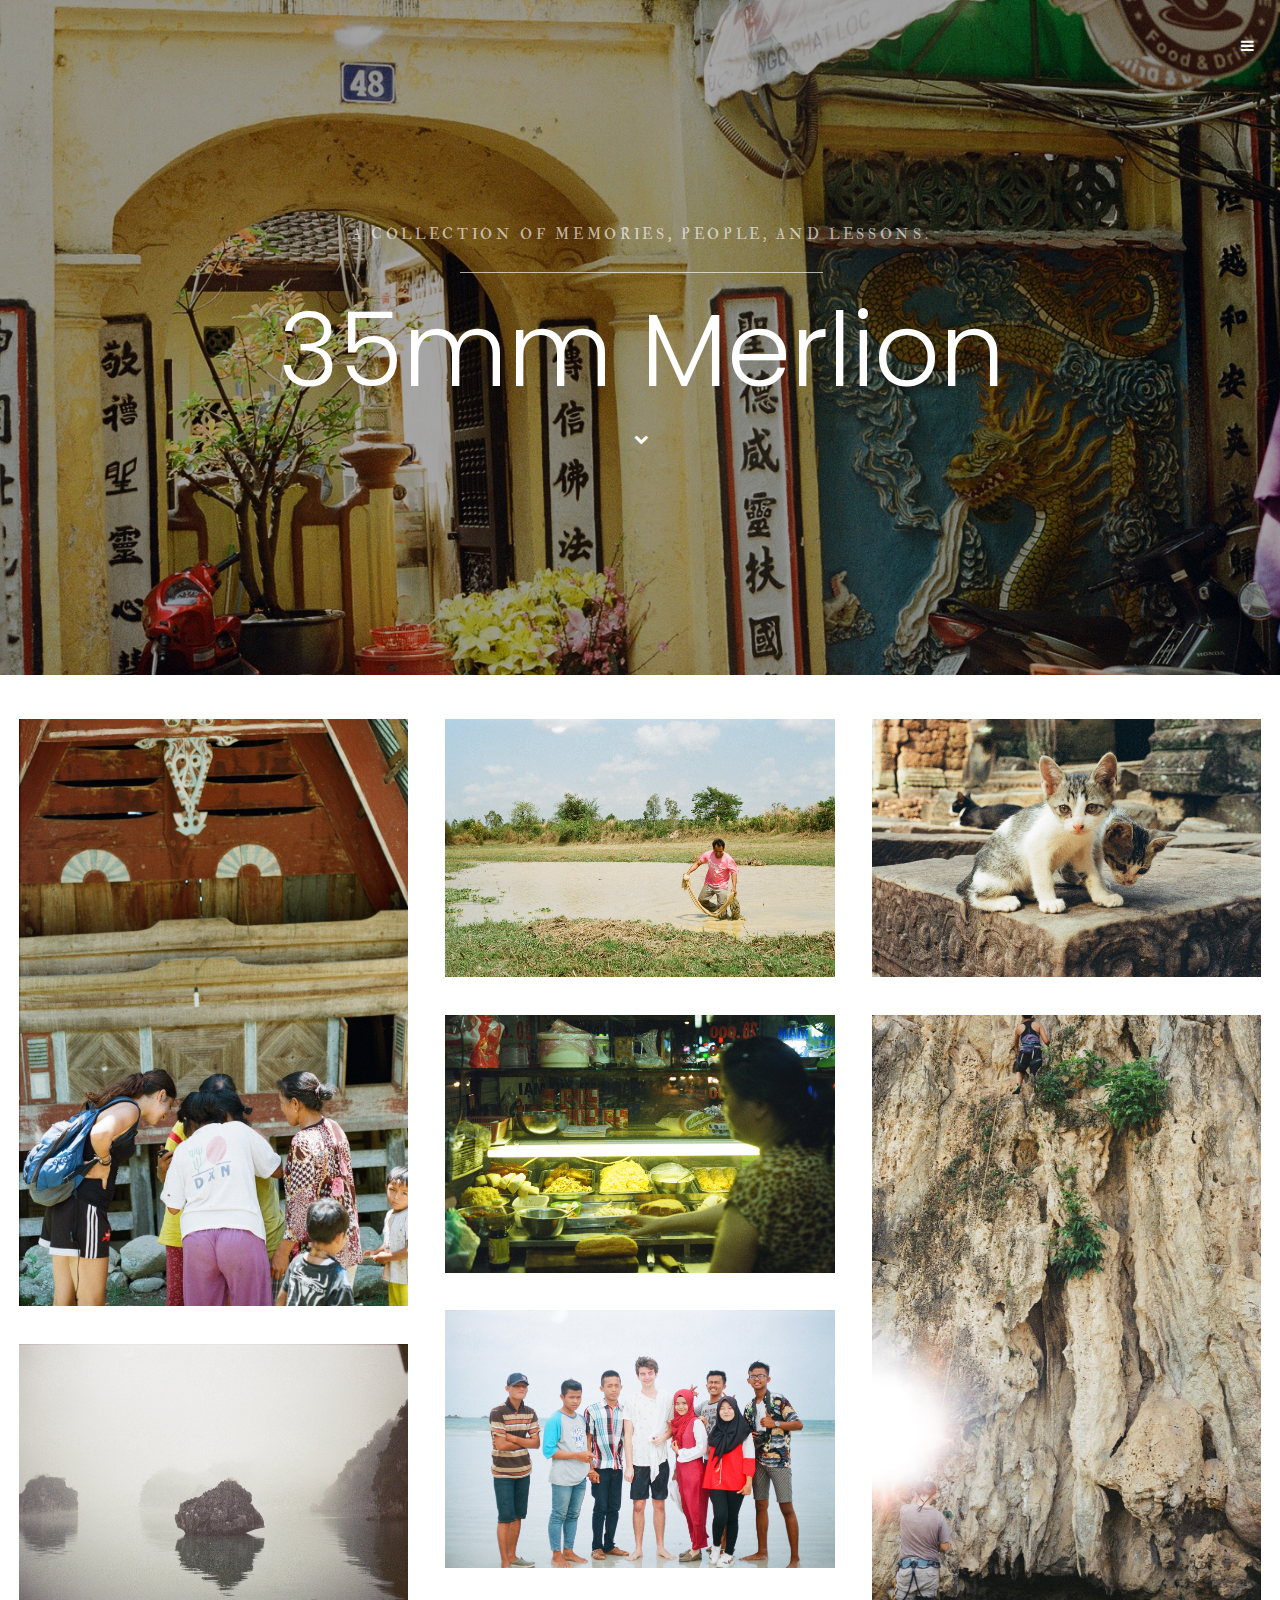
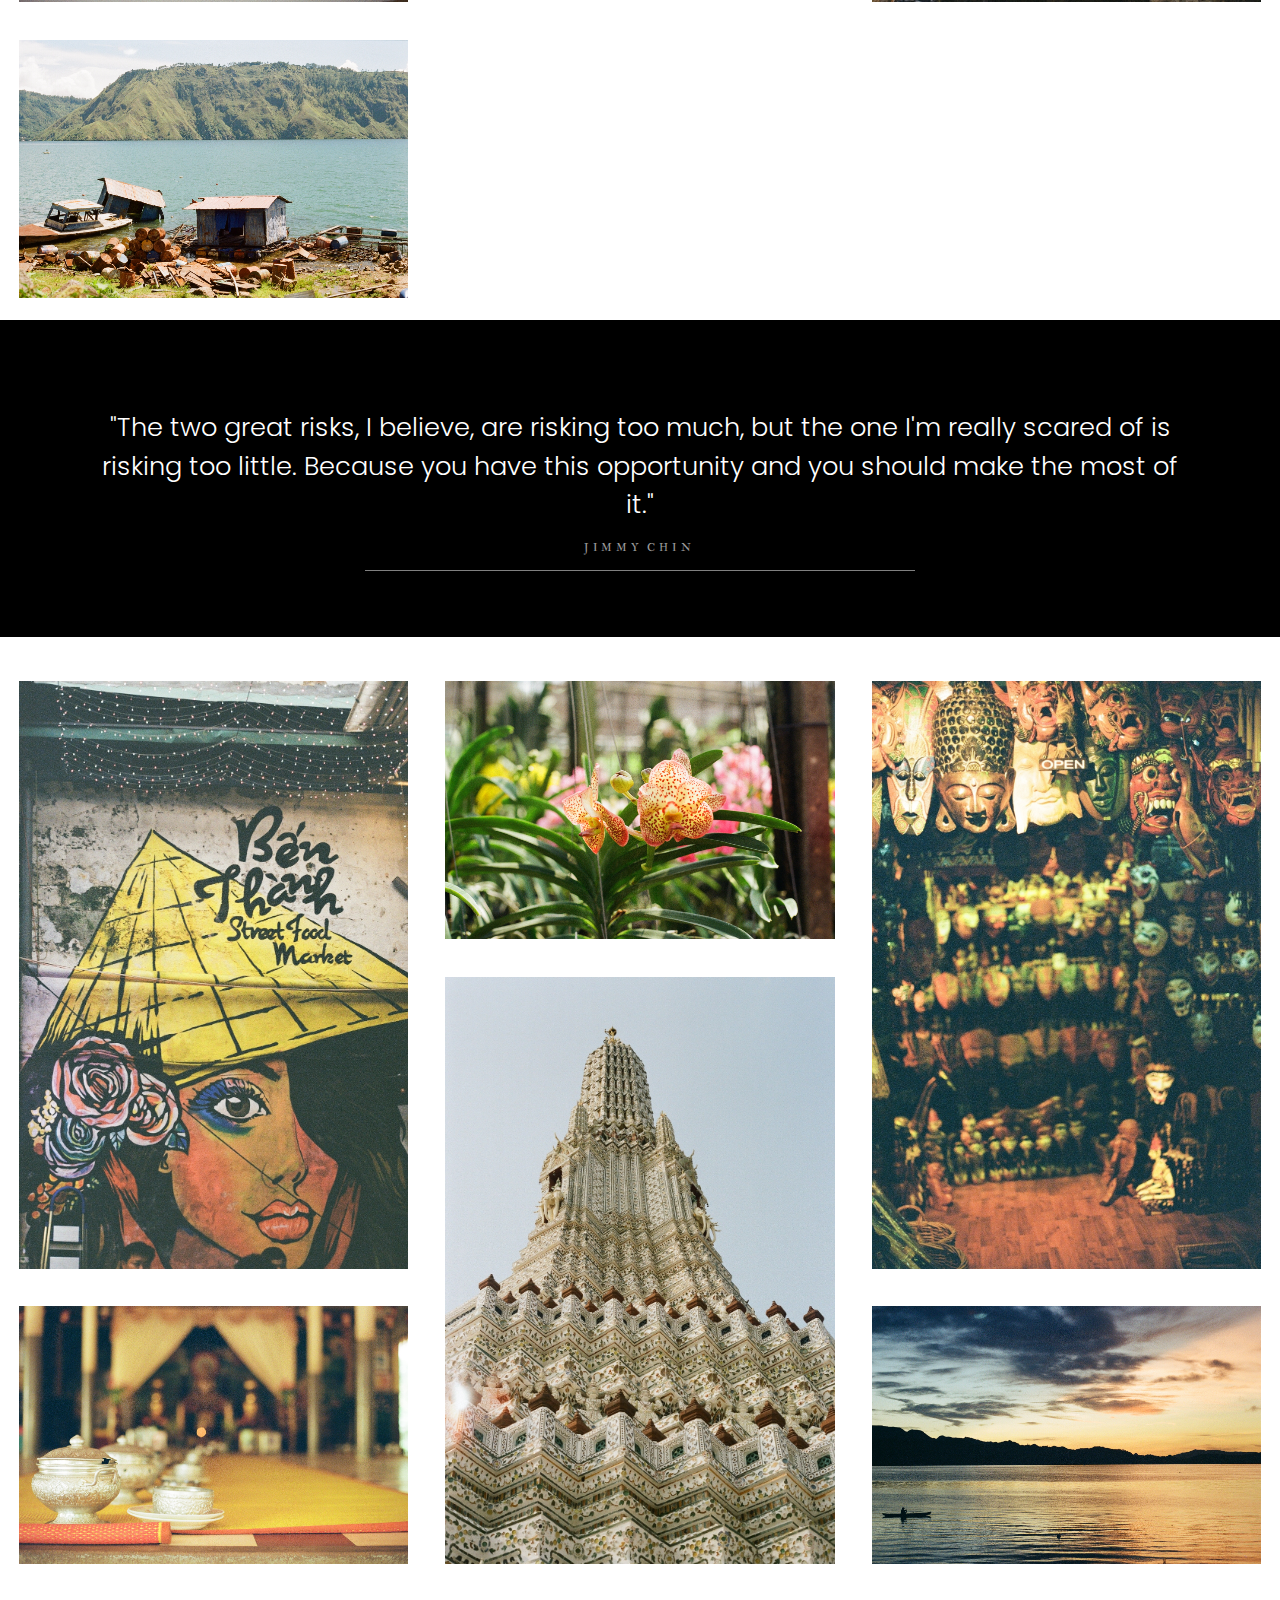
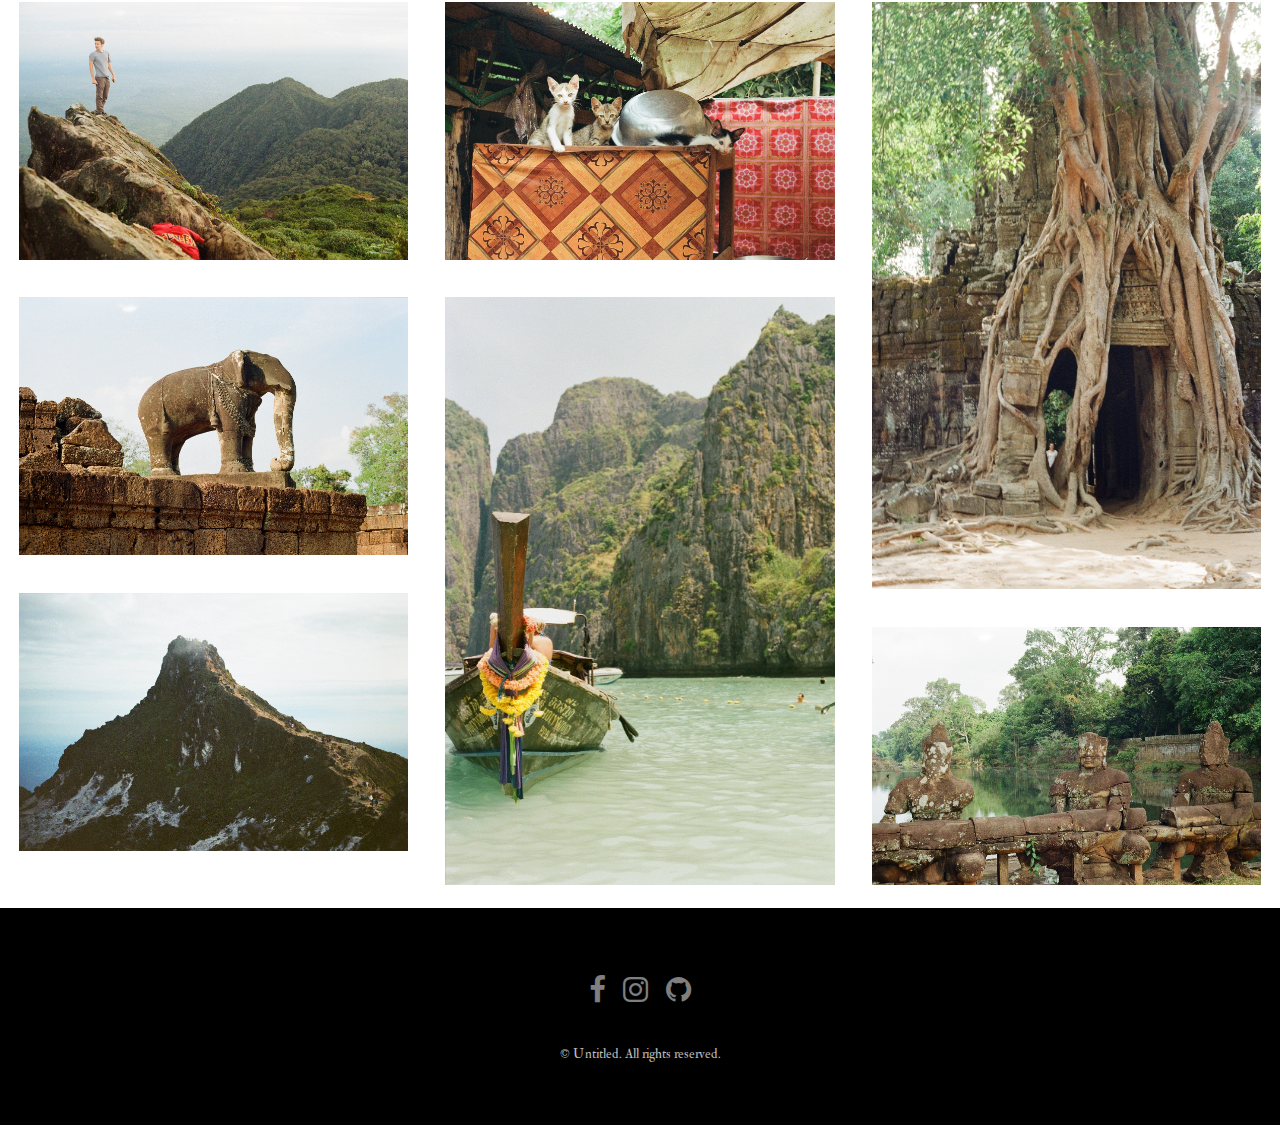
<file: index.html>
<!DOCTYPE HTML>
<!--
	Hielo by TEMPLATED
	templated.co @templatedco
	Released for free under the Creative Commons Attribution 3.0 license (templated.co/license)
-->
<html>
	<head>
		<title>35mm Merlion</title>
		<meta charset="utf-8" />
		<meta name="viewport" content="width=device-width, initial-scale=1" />
		<link rel="stylesheet" href="assets/css/main.css" />
	</head>
	<body>

		<!-- Header -->
			<header id="header" class="alt">
				<a href="#menu"></a>
			</header>

		<!-- Nav -->
			<nav id="menu">
				<ul class="links">
					<li><a href="index.html">Home</a></li>
					<li><a href="about.html">About</a></li>
					<li><a href="map.html">Map</a></li>
				</ul>
			</nav>

		<!-- Banner -->
			<section class="banner full">
				<article>
					<img src="images/slide02.jpg" alt="">
					<div class="inner">
						<header>
							<p>A collection of memories, people, and lessons.</a></p>
							<h2>35mm Merlion</h2>
						</header>
						<a class="icon fa-chevron-down" id="scroll_butt"></a>
					</div>
				</article>
			</section>

		<!-- One -->
			<section id="one">
				<div class="grid">

					<div class="column">
						<a href="hospitality.html">
							<div class="cell">
								<img src="images/hospitality.jpg">
								<div class="caption">Hospitality</div>
							</div>
						</a>

						<a href="solitude.html">
							<div class="cell landscape">
								<img src="images/solitude.jpg">
								<div class="caption caption_black">Solitude // Disconnect</div>
							</div>
						</a>

						<a href="waste.html">
							<div class="cell landscape">
								<img src="images/waste.jpg">
								<div class="caption">Waste</div>
							</div>
						</a>

					</div>

					<div class="column">
						<a href="villagelife.html">
							<div class="cell landscape">
								<img src="images/villagelife.jpg">
								<div class="caption">Village Life</div>
							</div>
						</a>

						<a href="food.html">
							<div class="cell landscape">
								<img src="images/food.jpg">
								<div class="caption caption_black">Food</div>
							</div>
						</a>

						
						<a href="xenophilia.html">
							<div class="cell landscape">
								<img src="images/xenophilia.jpg">
								<div class="caption">Xenophilia</div>
							</div>
						</a>

					</div>

					<div class="column">
						<a href="strays.html">
							<div class="cell landscape">
								<img src="images/kittens.jpg">
								<div class="caption">Strays</div>
							</div>
						</a>

						<a href="mentality.html">
							<div class="cell portrait">
								<img src="images/mentality.jpg">
								<div class="caption">Mentality</div>
							</div>
						</a>

						
					</div>
				</div>
			</section>

		<!-- Two -->
			<section id="two" class="wrapper style3">
				<div class="inner">
					<header class="align-center">
						<h2>"The two great risks, I believe, are risking too much, but the one I'm really scared of is risking too little. Because you have this opportunity and you should make the most of it."</h2>
						<p>Jimmy Chin</p>
					</header>
				</div>
			</section>

		<!-- gallery -->
		<div class="grid">

			<div class="column">

				<div class="cell">
					<img src="images/benthanh.jpg">
					<div class="caption">Ben Thanh</div>
				</div>

				<div class="cell landscape">
					<img src="images/bowls.jpg">
					<div class="caption">Buddhist Temple</div>
				</div>

				<div class="cell landscape">
					<img src="images/cameron.jpg">
					<div class="caption">Mt. Sibayak Peak</div>
				</div>

				<div class="cell landscape">
					<img src="images/elephant.jpg">
					<div class="caption">Stone Guardian</div>
				</div>

				<div class="cell landscape">
					<img src="images/sibayak.jpg">
					<div class="caption">Mt Sibayak Volcano</div>
				</div>

			</div>

			<div class="column">

				<div class="cell landscape">
					<img src="images/orchid.jpg">
					<div class="caption">Flora</div>
				</div>

				<div class="cell">
					<img src="images/watarun.jpg">
					<div class="caption">Wat Arun</div>
				</div>

				<div class="cell landscape">
					<img src="images/cats.jpg">
					<div class="caption">Kittens in Siem Reap</div>
				</div>

				<div class="cell">
					<img src="images/longtail2.jpg">
					<div class="caption">Longtail Boat in Krabi</div>
				</div>

			</div>

			<div class="column">

				<div class="cell">
					<img src="images/masks.jpg">
					<div class="caption">Masks</div>
				</div>

				<div class="cell landscape">
					<img src="images/sunrise.jpg">
					<div class="caption">Sunrise on Lake Toba</div>
				</div>

				<div class="cell">
					<img src="images/tree.jpg">
					<div class="caption">Ta Prohm Temple</div>
				</div>

				<div class="cell landscape">
					<img src="images/heads.jpg">
					<div class="caption">Talking Heads</div>
				</div>

			</div>

		</div>

		<!-- Footer -->
			<footer id="footer">
				<div class="container">
					<ul class="icons">
						<li><a href="https://www.facebook.com/huzefa.mandviwala" class="icon fa-facebook" target="_blank"><span class="label">Facebook</span></a></li>
						<li><a href="https://www.instagram.com/huzefamandvi/" class="icon fa-instagram" target="_blank"><span class="label">Instagram</span></a></li>
						<li><a href="https://github.com/HuzefaMandvi" class="icon fa-github" target="_blank"><span class="label">Email</span></a></li>
					</ul>
				</div>
				<div class="copyright">
					&copy; Untitled. All rights reserved.
				</div>
			</footer>

		<!-- Scripts -->
			<script src="assets/js/jquery.min.js"></script>
			<script src="assets/js/jquery.scrollex.min.js"></script>
			<script src="assets/js/skel.min.js"></script>
			<script src="assets/js/util.js"></script>
			<script src="assets/js/main.js"></script>
			<script src="assets/js/header.js"></script>
			<script src="assets/js/scrolldown.js"></script>

	</body>
</html>
</file>
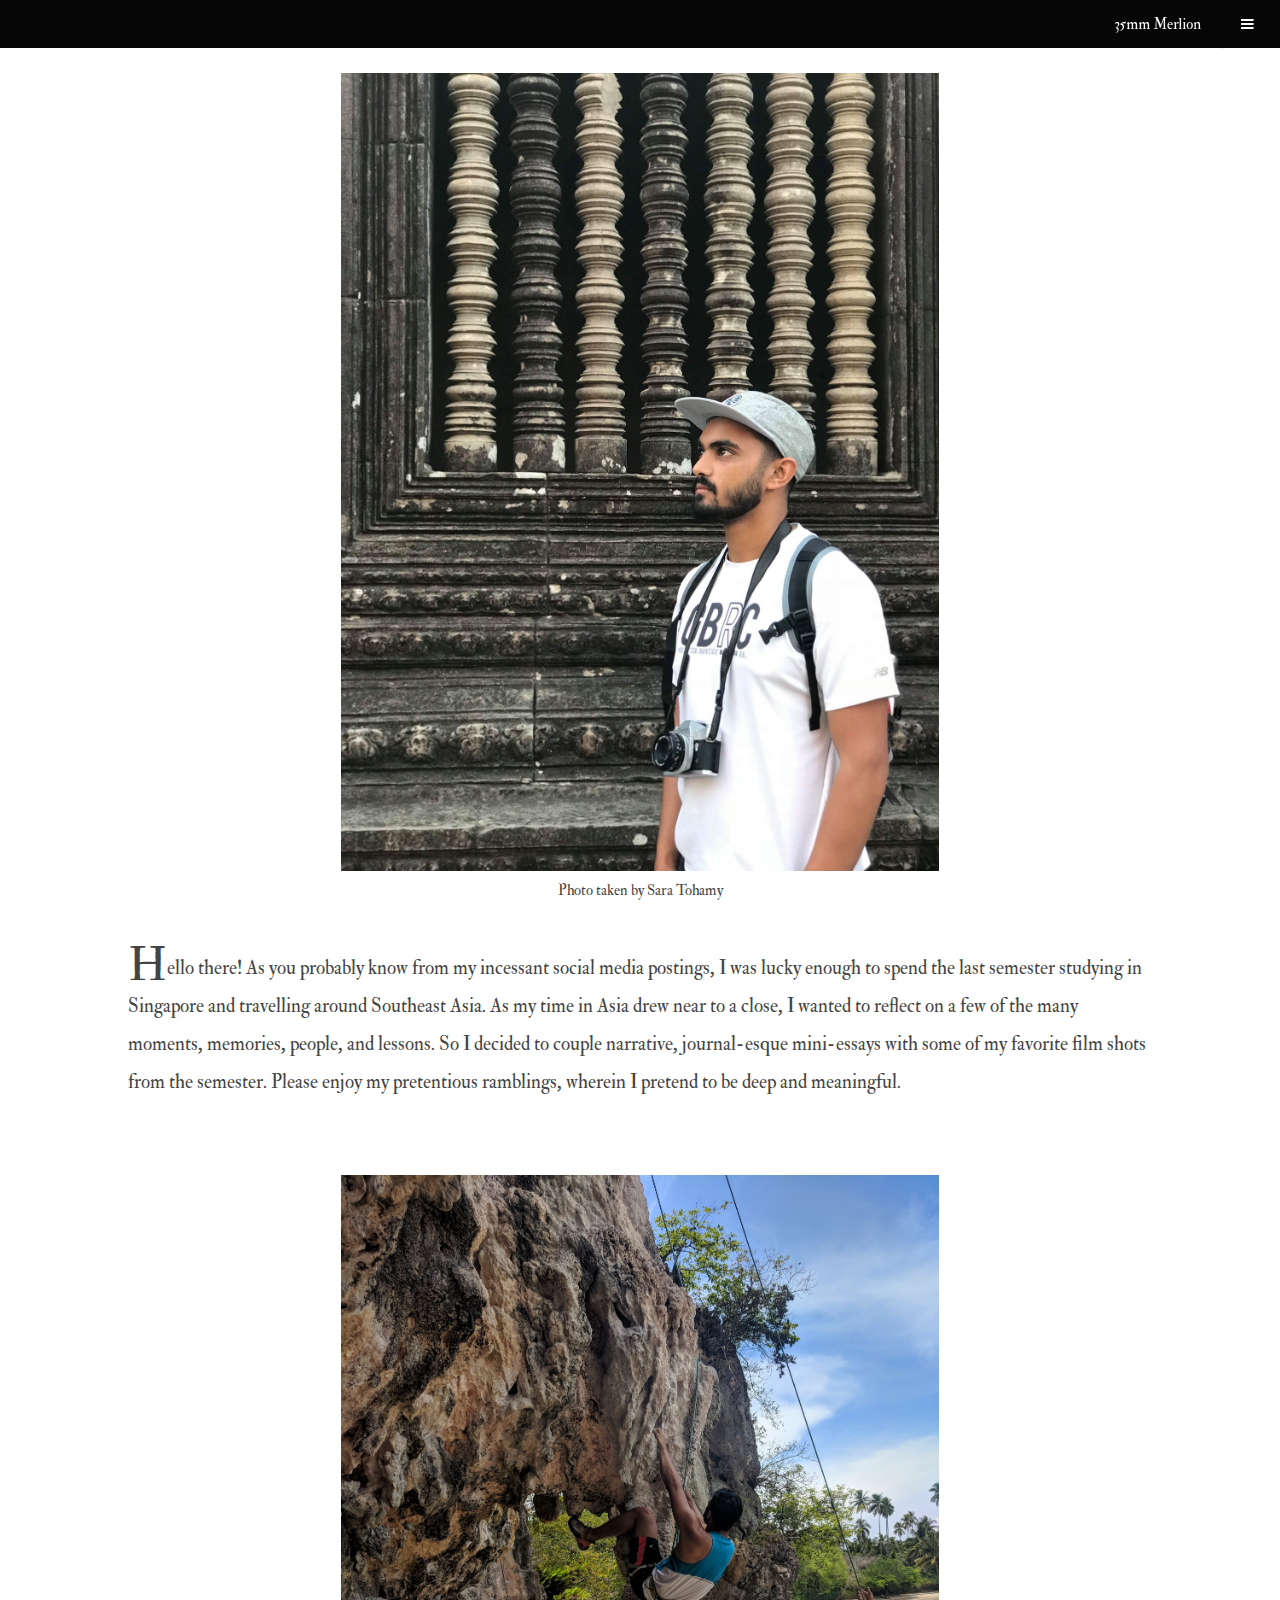
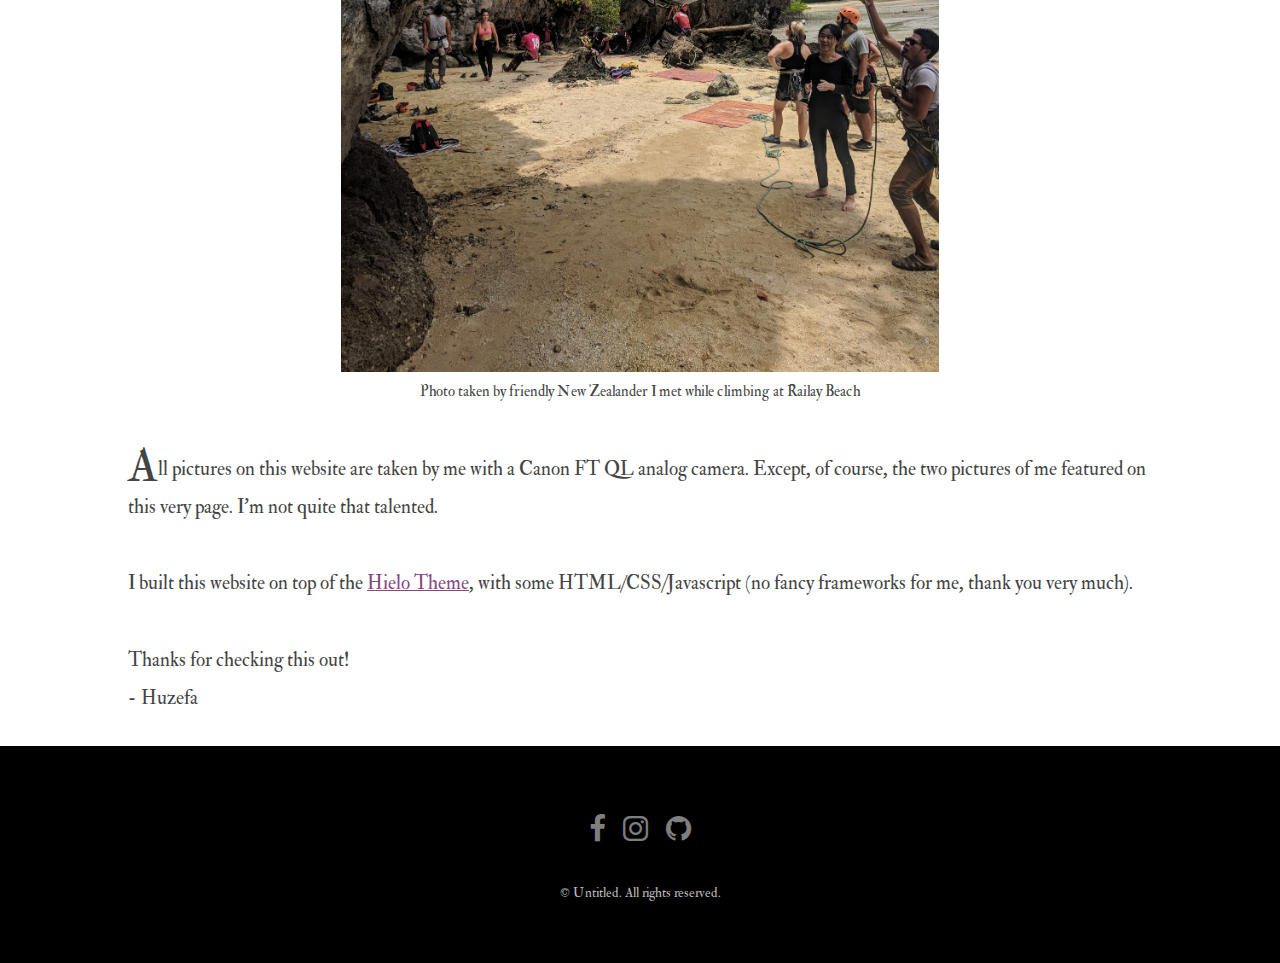
<file: about.html>
<!DOCTYPE HTML>
<!--
	Hielo by TEMPLATED
	templated.co @templatedco
	Released for free under the Creative Commons Attribution 3.0 license (templated.co/license)
-->
<html>
	<head>
		<title>About</title>
		<meta charset="utf-8" />
		<meta name="viewport" content="width=device-width, initial-scale=1" />
		<link rel="stylesheet" href="assets/css/main.css" />
	</head>
	<body>

		<!-- Header -->
			<header id="header" class="reveal">
				<a href="index.html"> 35mm Merlion </a>
				<a href="#menu"></a>
			</header>

		<!-- Nav -->
			<nav id="menu">
				<ul class="links">
					<li><a href="index.html">Home</a></li>
					<li><a href="about.html">About</a></li>
					<li><a href="map.html">Map</a></li>
				</ul>
			</nav>


		<!-- One -->
			<div class="me_image_wrapper">
				<img src="images/me.jpg" class="me_pic">
				<p>Photo taken by Sara Tohamy<p>
			</div>


			<div class="me_content">
				<p> Hello there! As you probably know from my incessant social media postings, I was lucky enough to spend the last semester studying in Singapore and travelling around Southeast Asia. As my time in Asia drew near to a close, I wanted to reflect on a few of the many moments, memories, people, and lessons. So I decided to couple narrative, journal-esque mini-essays with some of my favorite film shots from the semester. Please enjoy my pretentious ramblings, wherein I pretend to be deep and meaningful.</p>
			</div>

			<div class="me_image_wrapper">
				<img src="images/me2.jpg" class="me_pic">
				<p>Photo taken by friendly New Zealander I met while climbing at Railay Beach<p>
			</div>

			<div class="me_content">
				<p> All pictures on this website are taken by me with a Canon FT QL analog camera. Except, of course, the two pictures of me featured on this very page. I'm not quite that talented. 
				<br>
				<br>
				I built this website on top of the <a href="https://templated.co/hielo" target="_blank">Hielo Theme</a>, with some HTML/CSS/Javascript (no fancy frameworks for me, thank you very much).
				<br>
				<br>
				Thanks for checking this out! 
				<br>
				- Huzefa
			</div>
    		

		<!-- Footer -->
			<footer id="footer">
				<div class="container">
					<ul class="icons">
						<li><a href="https://www.facebook.com/huzefa.mandviwala" class="icon fa-facebook" target="_blank"><span class="label">Facebook</span></a></li>
						<li><a href="https://www.instagram.com/huzefamandvi/" class="icon fa-instagram" target="_blank"><span class="label">Instagram</span></a></li>
						<li><a href="https://github.com/HuzefaMandvi" class="icon fa-github" target="_blank"><span class="label">GitHub</span></a></li>
					</ul>
				</div>
				<div class="copyright">
					&copy; Untitled. All rights reserved.
				</div>
			</footer>

		<!-- Scripts -->
			<script src="assets/js/jquery.min.js"></script>
			<script src="assets/js/jquery.scrollex.min.js"></script>
			<script src="assets/js/skel.min.js"></script>
			<script src="assets/js/util.js"></script>
			<script src="assets/js/main.js"></script>
			<script src="assets/js/header.js"></script>
			<script src="assets/js/scrolldown.js"></script>

	</body>
</html>
</file>
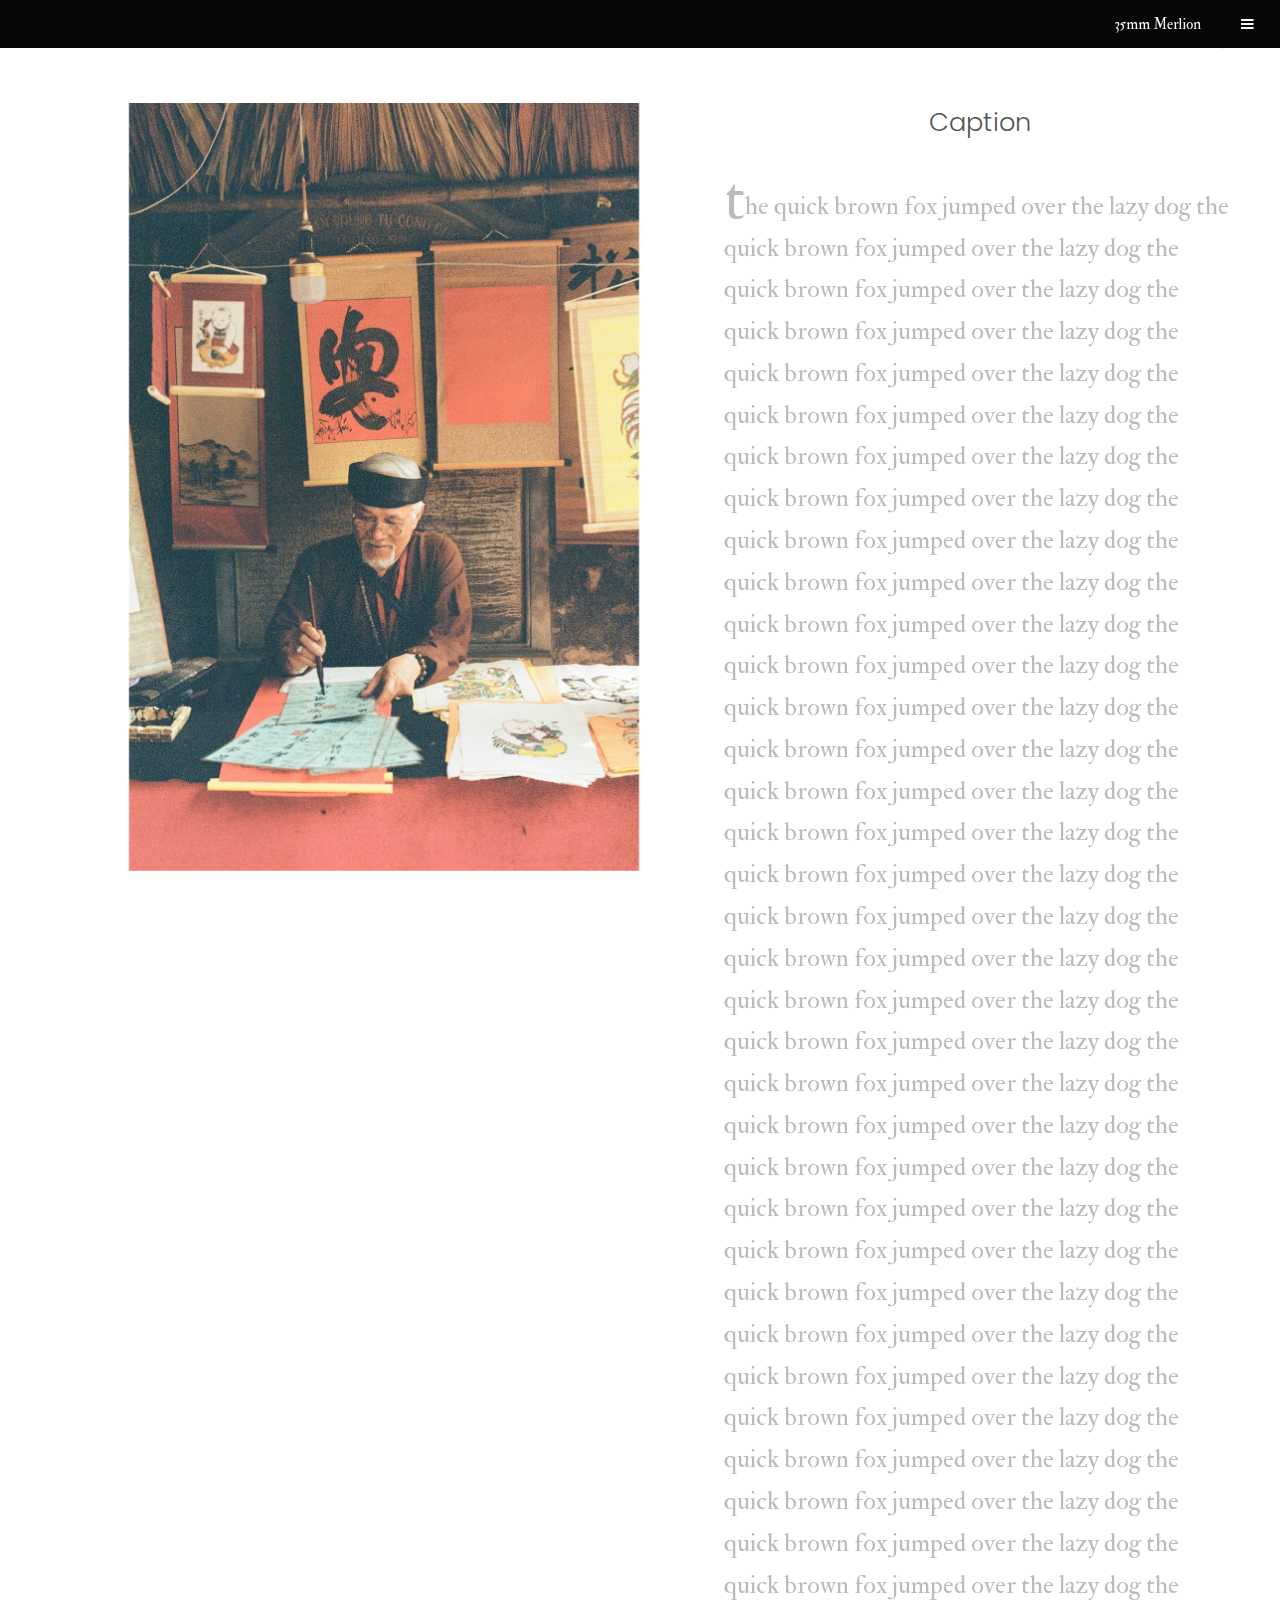
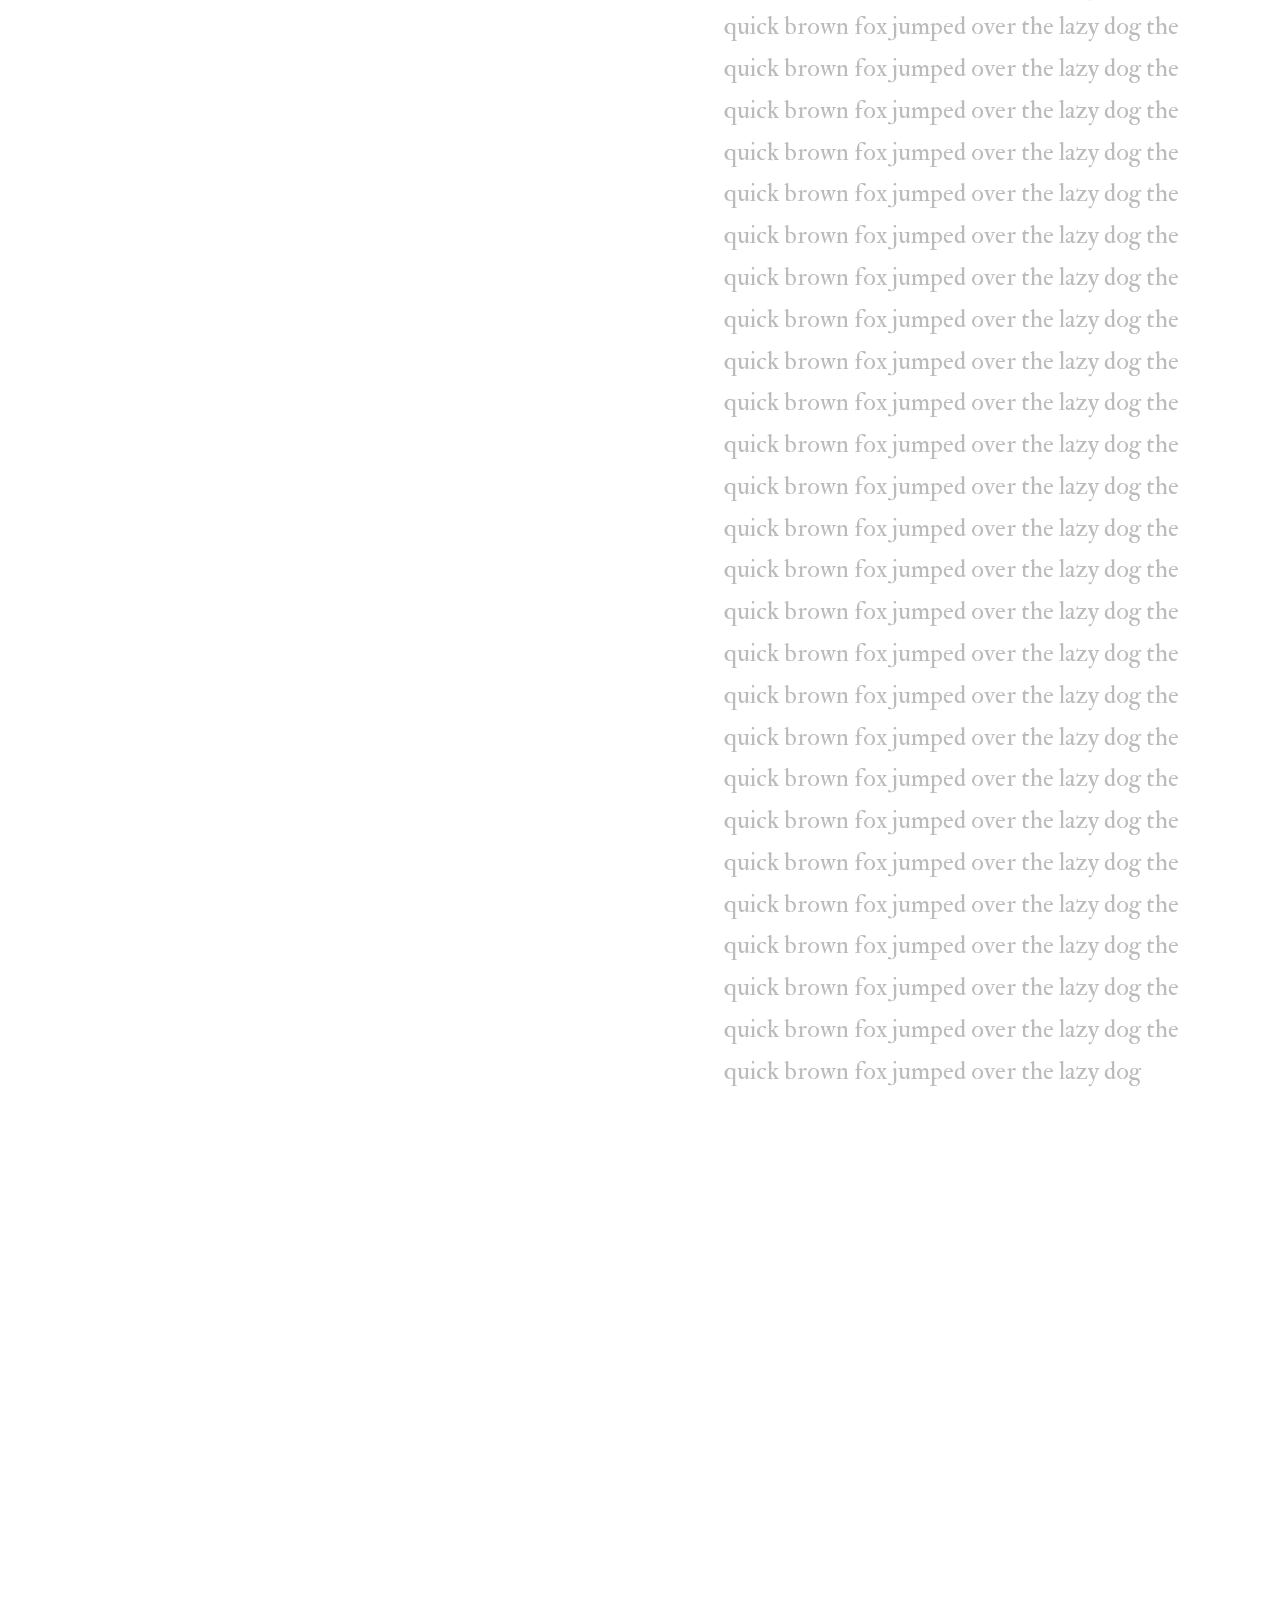
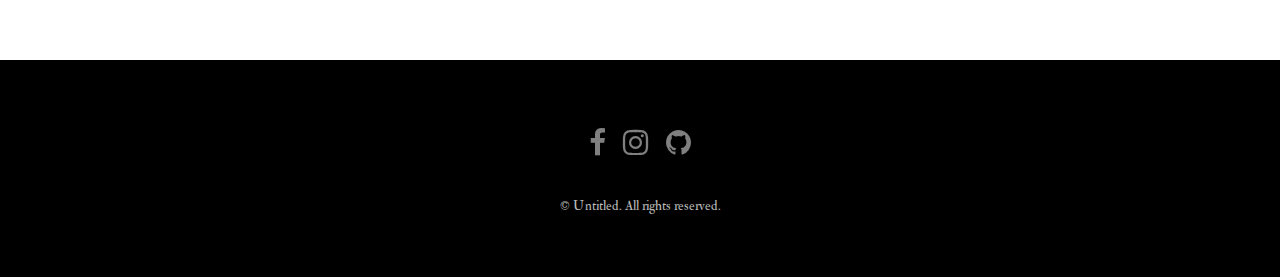
<file: caption.html>
<!DOCTYPE HTML>
<!--
	Hielo by TEMPLATED
	templated.co @templatedco
	Released for free under the Creative Commons Attribution 3.0 license (templated.co/license)
-->
<html>
	<head>
		<title>Caption</title>
		<meta charset="utf-8" />
		<meta name="viewport" content="width=device-width, initial-scale=1" />
		<link rel="stylesheet" href="assets/css/main.css" />
	</head>
	<body>

		<!-- Header -->
			<header id="header" class="reveal">
				<a href="index.html"> 35mm Merlion </a>
				<a href="#menu"></a>
			</header>

		<!-- Nav -->
			<nav id="menu">
				<ul class="links">
					<li><a href="index.html">Home</a></li>
					<li><a href="about.html">About</a></li>
					<li><a href="map.html">Map</a></li>
				</ul>
			</nav>


		<!-- Content -->
			<div class="content_wrapper">
				<!-- <div class="content_image_column"> -->
					<div id="test" class="content_image_wrapper">
						<img src="images/pic01.jpg">
					</div>
				<!-- </div> -->

				<header id="caption" class="align-center caption-text">
					<h2> Caption </h2>
					<p> the quick brown fox jumped over the lazy dog the quick brown fox jumped over the lazy dog the quick brown fox jumped over the lazy dog the quick brown fox jumped over the lazy dog the quick brown fox jumped over the lazy dog the quick brown fox jumped over the lazy dog the quick brown fox jumped over the lazy dog the quick brown fox jumped over the lazy dog the quick brown fox jumped over the lazy dog the quick brown fox jumped over the lazy dog the quick brown fox jumped over the lazy dog the quick brown fox jumped over the lazy dog the quick brown fox jumped over the lazy dog the quick brown fox jumped over the lazy dog the quick brown fox jumped over the lazy dog the quick brown fox jumped over the lazy dog the quick brown fox jumped over the lazy dog the quick brown fox jumped over the lazy dog the quick brown fox jumped over the lazy dog the quick brown fox jumped over the lazy dog the quick brown fox jumped over the lazy dog the quick brown fox jumped over the lazy dog the quick brown fox jumped over the lazy dog the quick brown fox jumped over the lazy dog the quick brown fox jumped over the lazy dog the quick brown fox jumped over the lazy dog the quick brown fox jumped over the lazy dog the quick brown fox jumped over the lazy dog the quick brown fox jumped over the lazy dog the quick brown fox jumped over the lazy dog the quick brown fox jumped over the lazy dog the quick brown fox jumped over the lazy dog the quick brown fox jumped over the lazy dog the quick brown fox jumped over the lazy dog the quick brown fox jumped over the lazy dog the quick brown fox jumped over the lazy dog the quick brown fox jumped over the lazy dog the quick brown fox jumped over the lazy dog the quick brown fox jumped over the lazy dog the quick brown fox jumped over the lazy dog the quick brown fox jumped over the lazy dog the quick brown fox jumped over the lazy dog the quick brown fox jumped over the lazy dog the quick brown fox jumped over the lazy dog the quick brown fox jumped over the lazy dog the quick brown fox jumped over the lazy dog the quick brown fox jumped over the lazy dog the quick brown fox jumped over the lazy dog the quick brown fox jumped over the lazy dog the quick brown fox jumped over the lazy dog the quick brown fox jumped over the lazy dog the quick brown fox jumped over the lazy dog the quick brown fox jumped over the lazy dog the quick brown fox jumped over the lazy dog the quick brown fox jumped over the lazy dog the quick brown fox jumped over the lazy dog the quick brown fox jumped over the lazy dog the quick brown fox jumped over the lazy dog the quick brown fox jumped over the lazy dog the quick brown fox jumped over the lazy dog </p>
				</header>

			<iframe
				class="map"
				width="600"
				height="450"
				frameborder="0" style="border:0"
				src="https://www.google.com/maps/embed/v1/place?key=AIzaSyAK_X1mcJBpMorGLEg0P0lgVtSFOzWHS2k
				&q=Hanoi" allowfullscreen>
			</iframe>
			</div>




		<!-- Footer -->
			<footer id="footer">
				<div class="container">
					<ul class="icons">
						<li><a href="https://www.facebook.com/huzefa.mandviwala" class="icon fa-facebook" target="_blank"><span class="label">Facebook</span></a></li>
						<li><a href="https://www.instagram.com/huzefamandvi/" class="icon fa-instagram" target="_blank"><span class="label">Instagram</span></a></li>
						<li><a href="https://github.com/HuzefaMandvi" class="icon fa-github" target="_blank"><span class="label">Email</span></a></li>
					</ul>
				</div>
				<div class="copyright">
					&copy; Untitled. All rights reserved.
				</div>
			</footer>

		<!-- Scripts -->
			<script src="assets/js/jquery.min.js"></script>
			<script src="assets/js/jquery.scrollex.min.js"></script>
			<script src="assets/js/skel.min.js"></script>
			<script src="assets/js/util.js"></script>
			<script src="assets/js/main.js"></script>
			<script src="assets/js/caption.js"></script>
			<script src="assets/js/header.js"></script>

	</body>
</html>
</file>
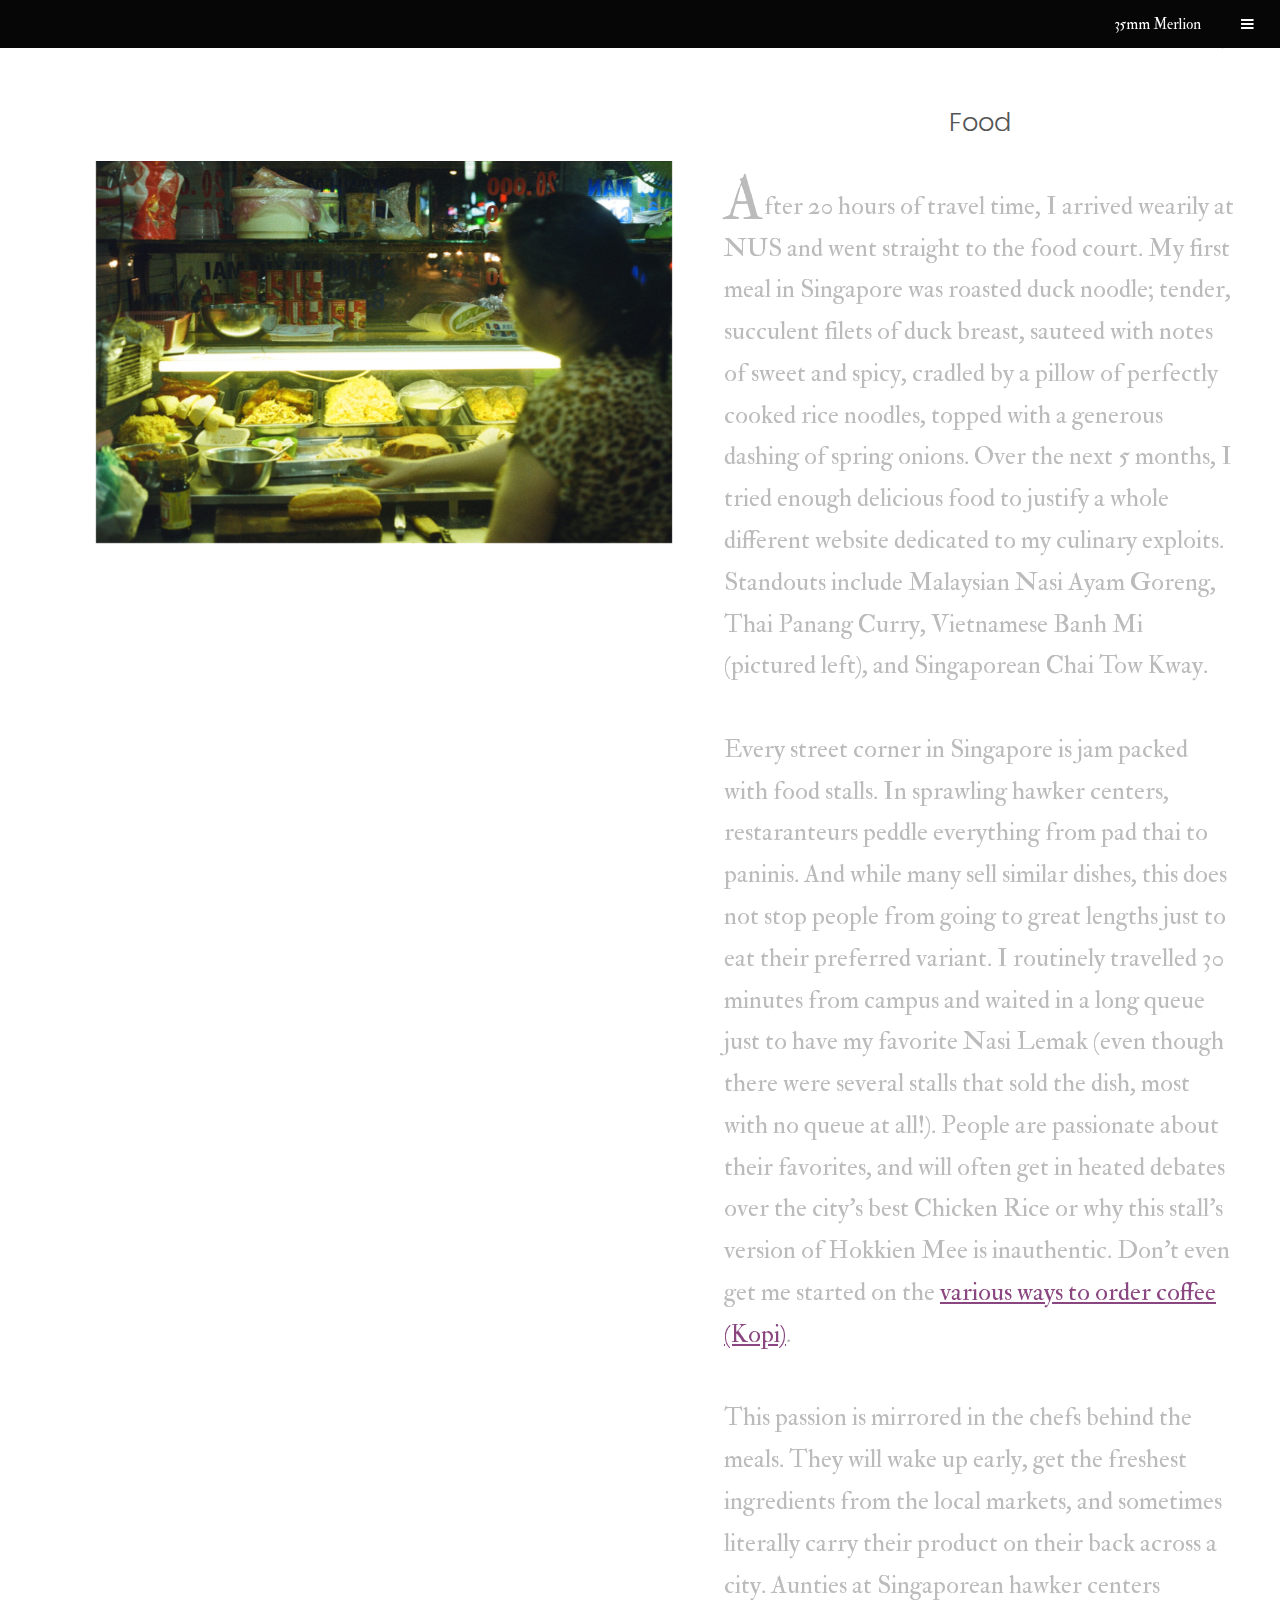
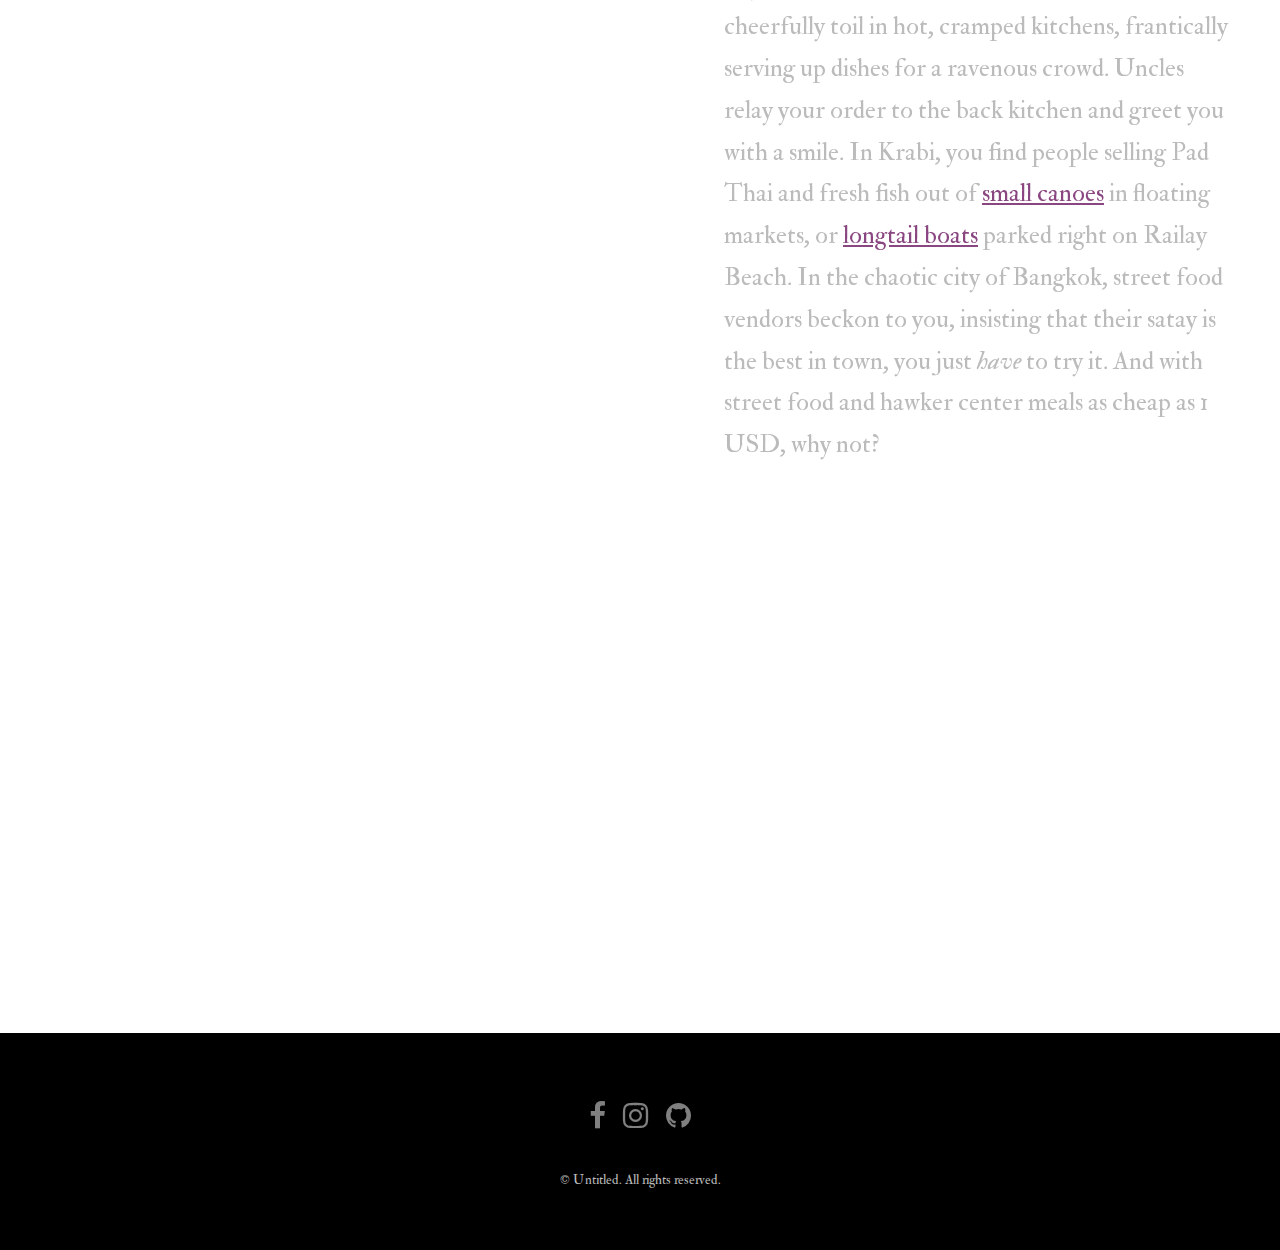
<file: food.html>
<!DOCTYPE HTML>
<!--
	Hielo by TEMPLATED
	templated.co @templatedco
	Released for free under the Creative Commons Attribution 3.0 license (templated.co/license)
-->
<html>
	<head>
		<title>Food</title>
		<meta charset="utf-8" />
		<meta name="viewport" content="width=device-width, initial-scale=1" />
		<link rel="stylesheet" href="assets/css/main.css" />
	</head>
	<body>

		<!-- Header -->
			<header id="header" class="reveal">
				<a href="index.html"> 35mm Merlion </a>
				<a href="#menu"></a>
			</header>

		<!-- Nav -->
			<nav id="menu">
				<ul class="links">
					<li><a href="index.html">Home</a></li>
					<li><a href="about.html">About</a></li>
					<li><a href="map.html">Map</a></li>
				</ul>
			</nav>


		<!-- Content -->
			<div class="content_wrapper">
				<!-- <div class="content_image_column"> -->
					<div id="test" class="content_image_wrapper_landscape">
						<img src="images/food.jpg">
					</div>
				<!-- </div> -->

				<header id="caption" class="align-center caption-text">
					<h2> Food </h2>
					<p> After 20 hours of travel time, I arrived wearily at NUS and went straight to the food court. My first meal in Singapore was roasted duck noodle; tender, succulent filets of duck breast, sauteed with notes of sweet and spicy, cradled by a pillow of perfectly cooked rice noodles, topped with a generous dashing of spring onions. Over the next 5 months, I tried enough delicious food to justify a whole different website dedicated to my culinary exploits. Standouts include Malaysian Nasi Ayam Goreng, Thai Panang Curry, Vietnamese Banh Mi (pictured left), and Singaporean Chai Tow Kway.
					<br>
					<br>
					Every street corner in Singapore is jam packed with food stalls. In sprawling hawker centers, restaranteurs peddle everything from pad thai to paninis. And while many sell similar dishes, this does not stop people from going to great lengths just to eat their preferred variant. I routinely travelled 30 minutes from campus and waited in a long queue just to have my favorite Nasi Lemak (even though there were several stalls that sold the dish, most with no queue at all!). People are passionate about their favorites, and will often get in heated debates over the city's best Chicken Rice or why this stall's version of Hokkien Mee is inauthentic. Don't even get me started on the <a href="http://www.angmohdan.com/how-to-order-kopi/" target="_blank">various ways to order coffee (Kopi)</a>.
					<br>
					<br>
					This passion is mirrored in the chefs behind the meals. They will wake up early, get the freshest ingredients from the local markets, and sometimes literally carry their product on their back across a city. Aunties at Singaporean hawker centers cheerfully toil in hot, cramped kitchens, frantically serving up dishes for a ravenous crowd. Uncles relay your order to the back kitchen and greet you with a smile. In Krabi, you find people selling Pad Thai and fresh fish out of <a href="images/boatfood.jpg" target="_blank">small canoes</a> in floating markets, or <a href="images/longtail.jpg" target="_blank">longtail boats</a> parked right on Railay Beach. In the chaotic city of Bangkok, street food vendors beckon to you, insisting that their satay is the best in town, you just <i>have</i> to try it. And with street food and hawker center meals as cheap as 1 USD, why not? </p>
				</header>

				<iframe
					class="map"
					width="600"
					height="450"
					frameborder="0" style="border:0"
					src="https://www.google.com/maps/embed/v1/place?key=AIzaSyAK_X1mcJBpMorGLEg0P0lgVtSFOzWHS2k
					&q=Ho+Chi+Minh+City" allowfullscreen>
				</iframe>
			</div>




		<!-- Footer -->
			<footer id="footer">
				<div class="container">
					<ul class="icons">
						<li><a href="https://www.facebook.com/huzefa.mandviwala" class="icon fa-facebook" target="_blank"><span class="label">Facebook</span></a></li>
						<li><a href="https://www.instagram.com/huzefamandvi/" class="icon fa-instagram" target="_blank"><span class="label">Instagram</span></a></li>
						<li><a href="https://github.com/HuzefaMandvi" class="icon fa-github" target="_blank"><span class="label">Email</span></a></li>
					</ul>
				</div>
				<div class="copyright">
					&copy; Untitled. All rights reserved.
				</div>
			</footer>

		<!-- Scripts -->
			<script src="assets/js/jquery.min.js"></script>
			<script src="assets/js/jquery.scrollex.min.js"></script>
			<script src="assets/js/skel.min.js"></script>
			<script src="assets/js/util.js"></script>
			<script src="assets/js/main.js"></script>
			<script src="assets/js/caption_landscape.js"></script>
			<script src="assets/js/header.js"></script>

	</body>
</html>
</file>
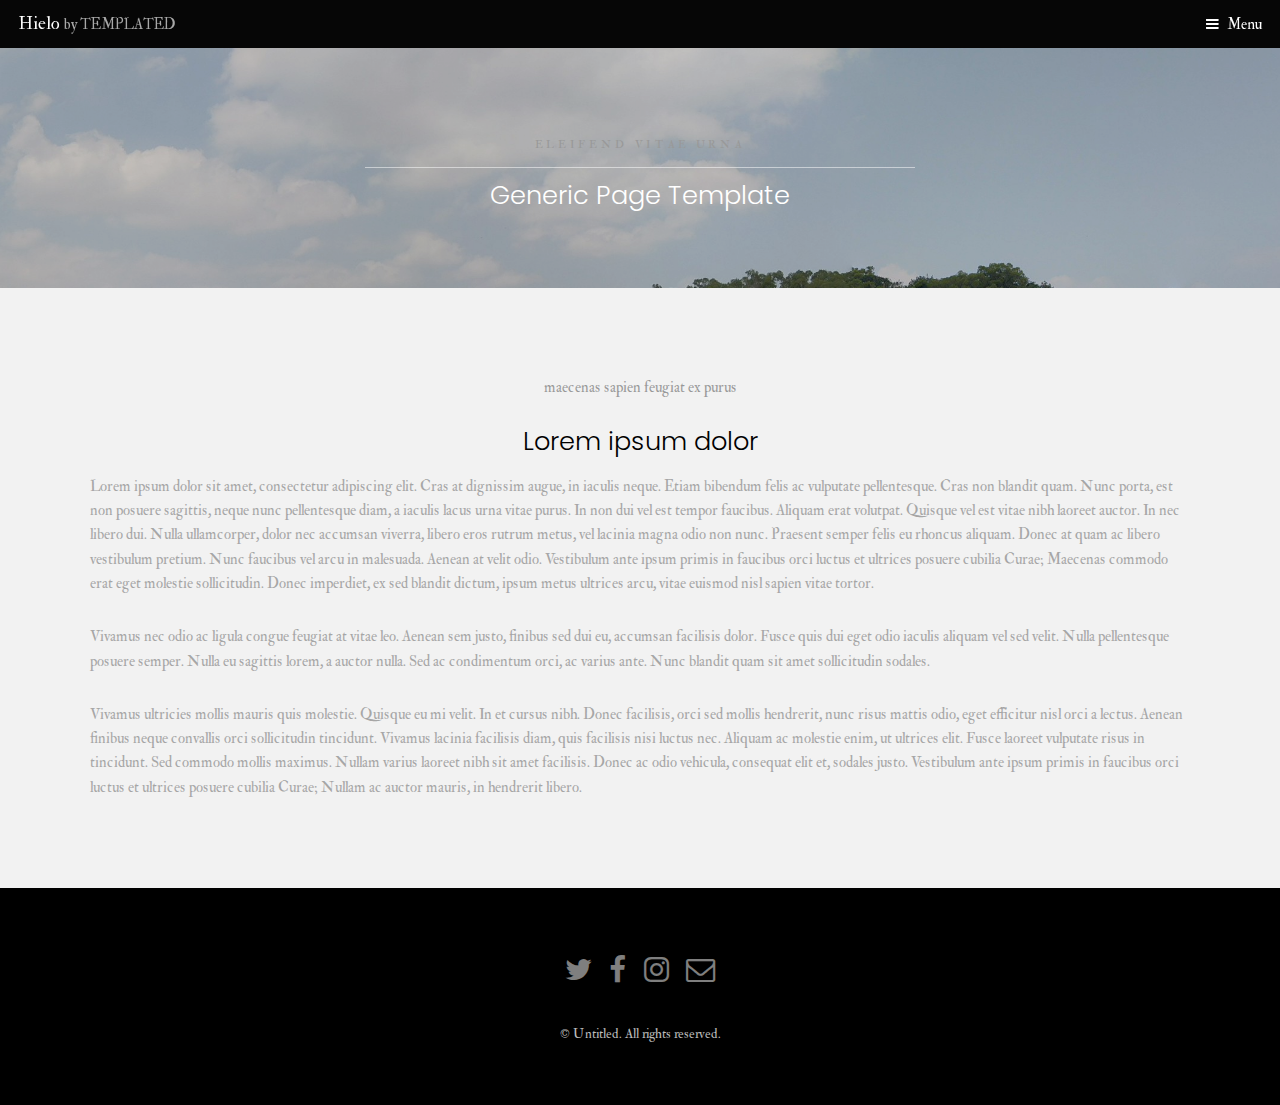
<file: generic.html>
<!DOCTYPE HTML>
<!--
	Hielo by TEMPLATED
	templated.co @templatedco
	Released for free under the Creative Commons Attribution 3.0 license (templated.co/license)
-->
<html>
	<head>
		<title>Hielo by TEMPLATED</title>
		<meta charset="utf-8" />
		<meta name="viewport" content="width=device-width, initial-scale=1" />
		<link rel="stylesheet" href="assets/css/main.css" />
	</head>
	<body class="subpage">

		<!-- Header -->
			<header id="header">
				<div class="logo"><a href="index.html">Hielo <span>by TEMPLATED</span></a></div>
				<a href="#menu">Menu</a>
			</header>

		<!-- Nav -->
			<nav id="menu">
				<ul class="links">
					<li><a href="index.html">Home</a></li>
					<li><a href="generic.html">Generic</a></li>
					<li><a href="elements.html">Elements</a></li>
				</ul>
			</nav>

		<!-- One -->
			<section id="One" class="wrapper style3">
				<div class="inner">
					<header class="align-center">
						<p>Eleifend vitae urna</p>
						<h2>Generic Page Template</h2>
					</header>
				</div>
			</section>

		<!-- Two -->
			<section id="two" class="wrapper style2">
				<div class="inner">
					<div class="box">
						<div class="content">
							<header class="align-center">
								<p>maecenas sapien feugiat ex purus</p>
								<h2>Lorem ipsum dolor</h2>
							</header>
							<p>Lorem ipsum dolor sit amet, consectetur adipiscing elit. Cras at dignissim augue, in iaculis neque. Etiam bibendum felis ac vulputate pellentesque. Cras non blandit quam. Nunc porta, est non posuere sagittis, neque nunc pellentesque diam, a iaculis lacus urna vitae purus. In non dui vel est tempor faucibus. Aliquam erat volutpat. Quisque vel est vitae nibh laoreet auctor. In nec libero dui. Nulla ullamcorper, dolor nec accumsan viverra, libero eros rutrum metus, vel lacinia magna odio non nunc. Praesent semper felis eu rhoncus aliquam. Donec at quam ac libero vestibulum pretium. Nunc faucibus vel arcu in malesuada. Aenean at velit odio. Vestibulum ante ipsum primis in faucibus orci luctus et ultrices posuere cubilia Curae; Maecenas commodo erat eget molestie sollicitudin. Donec imperdiet, ex sed blandit dictum, ipsum metus ultrices arcu, vitae euismod nisl sapien vitae tortor.</p>

							<p>Vivamus nec odio ac ligula congue feugiat at vitae leo. Aenean sem justo, finibus sed dui eu, accumsan facilisis dolor. Fusce quis dui eget odio iaculis aliquam vel sed velit. Nulla pellentesque posuere semper. Nulla eu sagittis lorem, a auctor nulla. Sed ac condimentum orci, ac varius ante. Nunc blandit quam sit amet sollicitudin sodales.</p>

							<p>Vivamus ultricies mollis mauris quis molestie. Quisque eu mi velit. In et cursus nibh. Donec facilisis, orci sed mollis hendrerit, nunc risus mattis odio, eget efficitur nisl orci a lectus. Aenean finibus neque convallis orci sollicitudin tincidunt. Vivamus lacinia facilisis diam, quis facilisis nisi luctus nec. Aliquam ac molestie enim, ut ultrices elit. Fusce laoreet vulputate risus in tincidunt. Sed commodo mollis maximus. Nullam varius laoreet nibh sit amet facilisis. Donec ac odio vehicula, consequat elit et, sodales justo. Vestibulum ante ipsum primis in faucibus orci luctus et ultrices posuere cubilia Curae; Nullam ac auctor mauris, in hendrerit libero. </p>
						</div>
					</div>
				</div>
			</section>

		<!-- Footer -->
			<footer id="footer">
				<div class="container">
					<ul class="icons">
						<li><a href="#" class="icon fa-twitter"><span class="label">Twitter</span></a></li>
						<li><a href="#" class="icon fa-facebook"><span class="label">Facebook</span></a></li>
						<li><a href="#" class="icon fa-instagram"><span class="label">Instagram</span></a></li>
						<li><a href="#" class="icon fa-envelope-o"><span class="label">Email</span></a></li>
					</ul>
				</div>
				<div class="copyright">
					&copy; Untitled. All rights reserved.
				</div>
			</footer>

		<!-- Scripts -->
			<script src="assets/js/jquery.min.js"></script>
			<script src="assets/js/jquery.scrollex.min.js"></script>
			<script src="assets/js/skel.min.js"></script>
			<script src="assets/js/util.js"></script>
			<script src="assets/js/main.js"></script>

	</body>
</html>
</file>
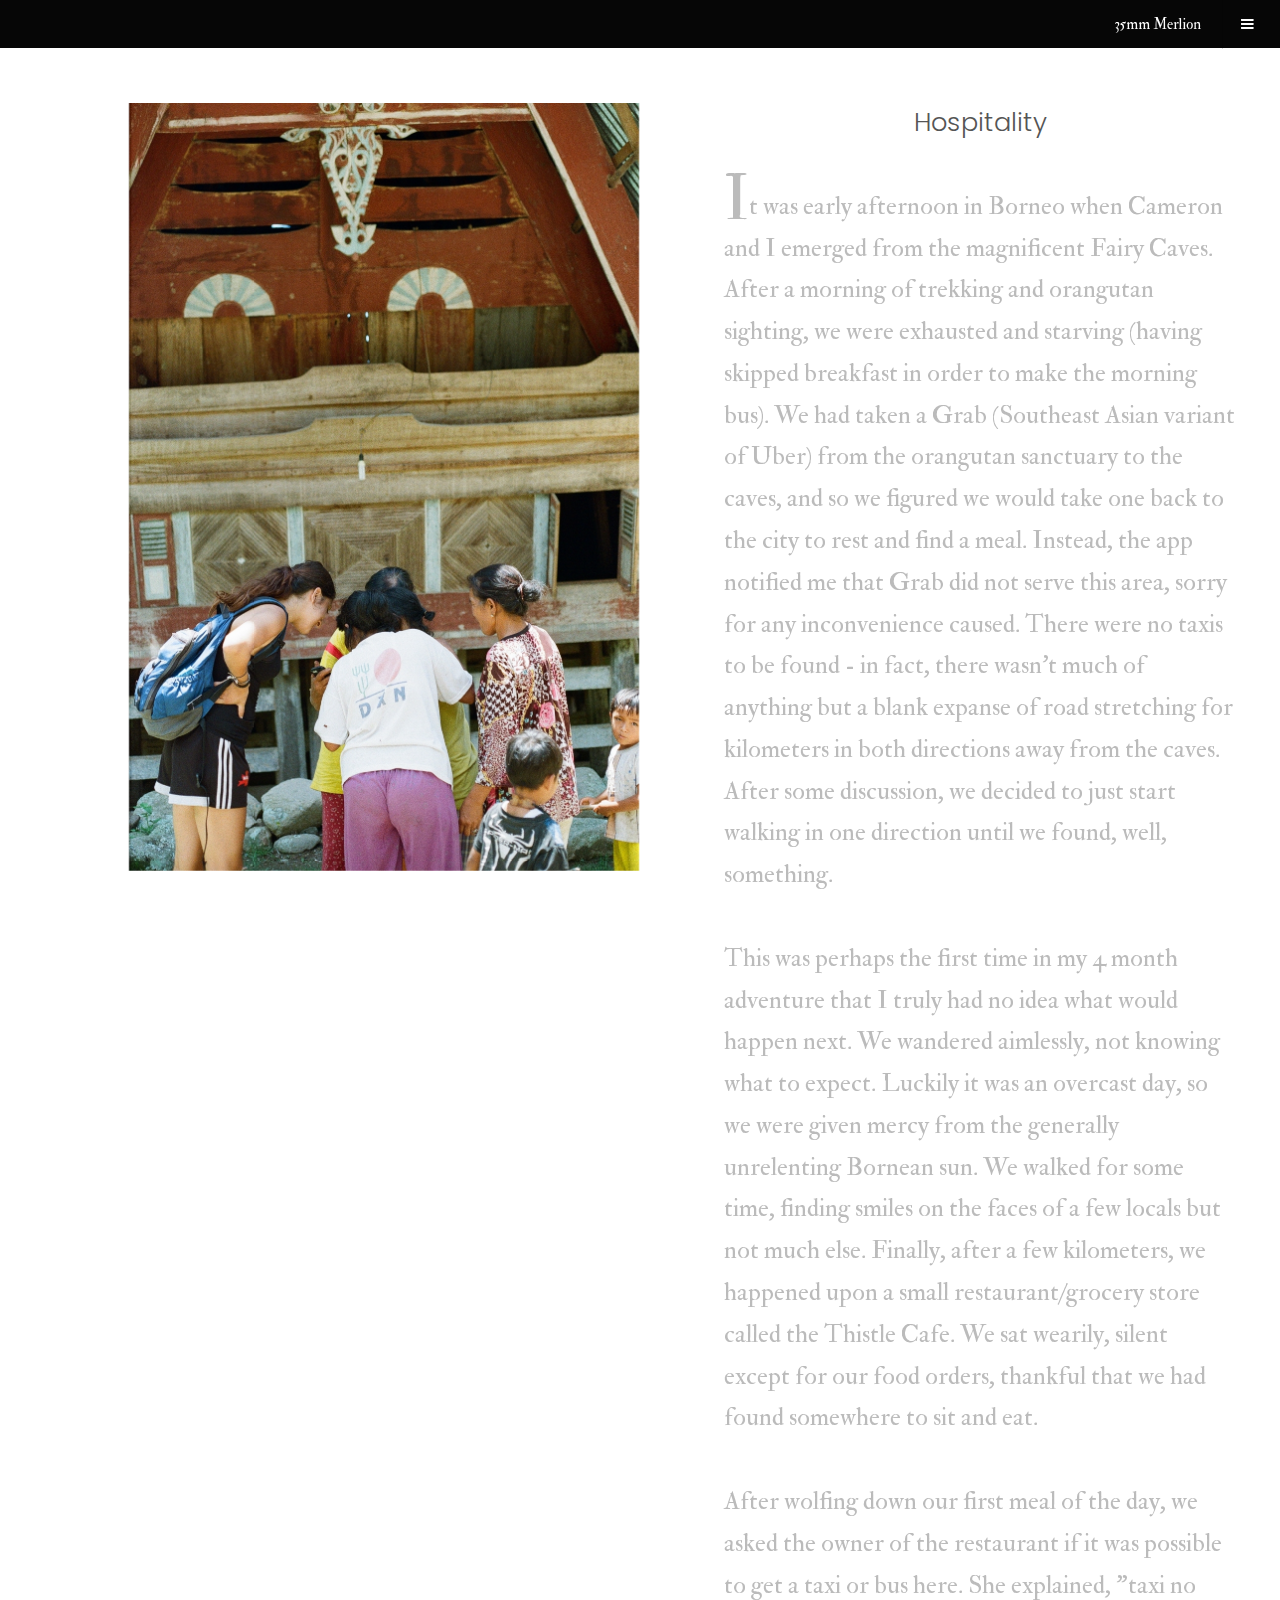
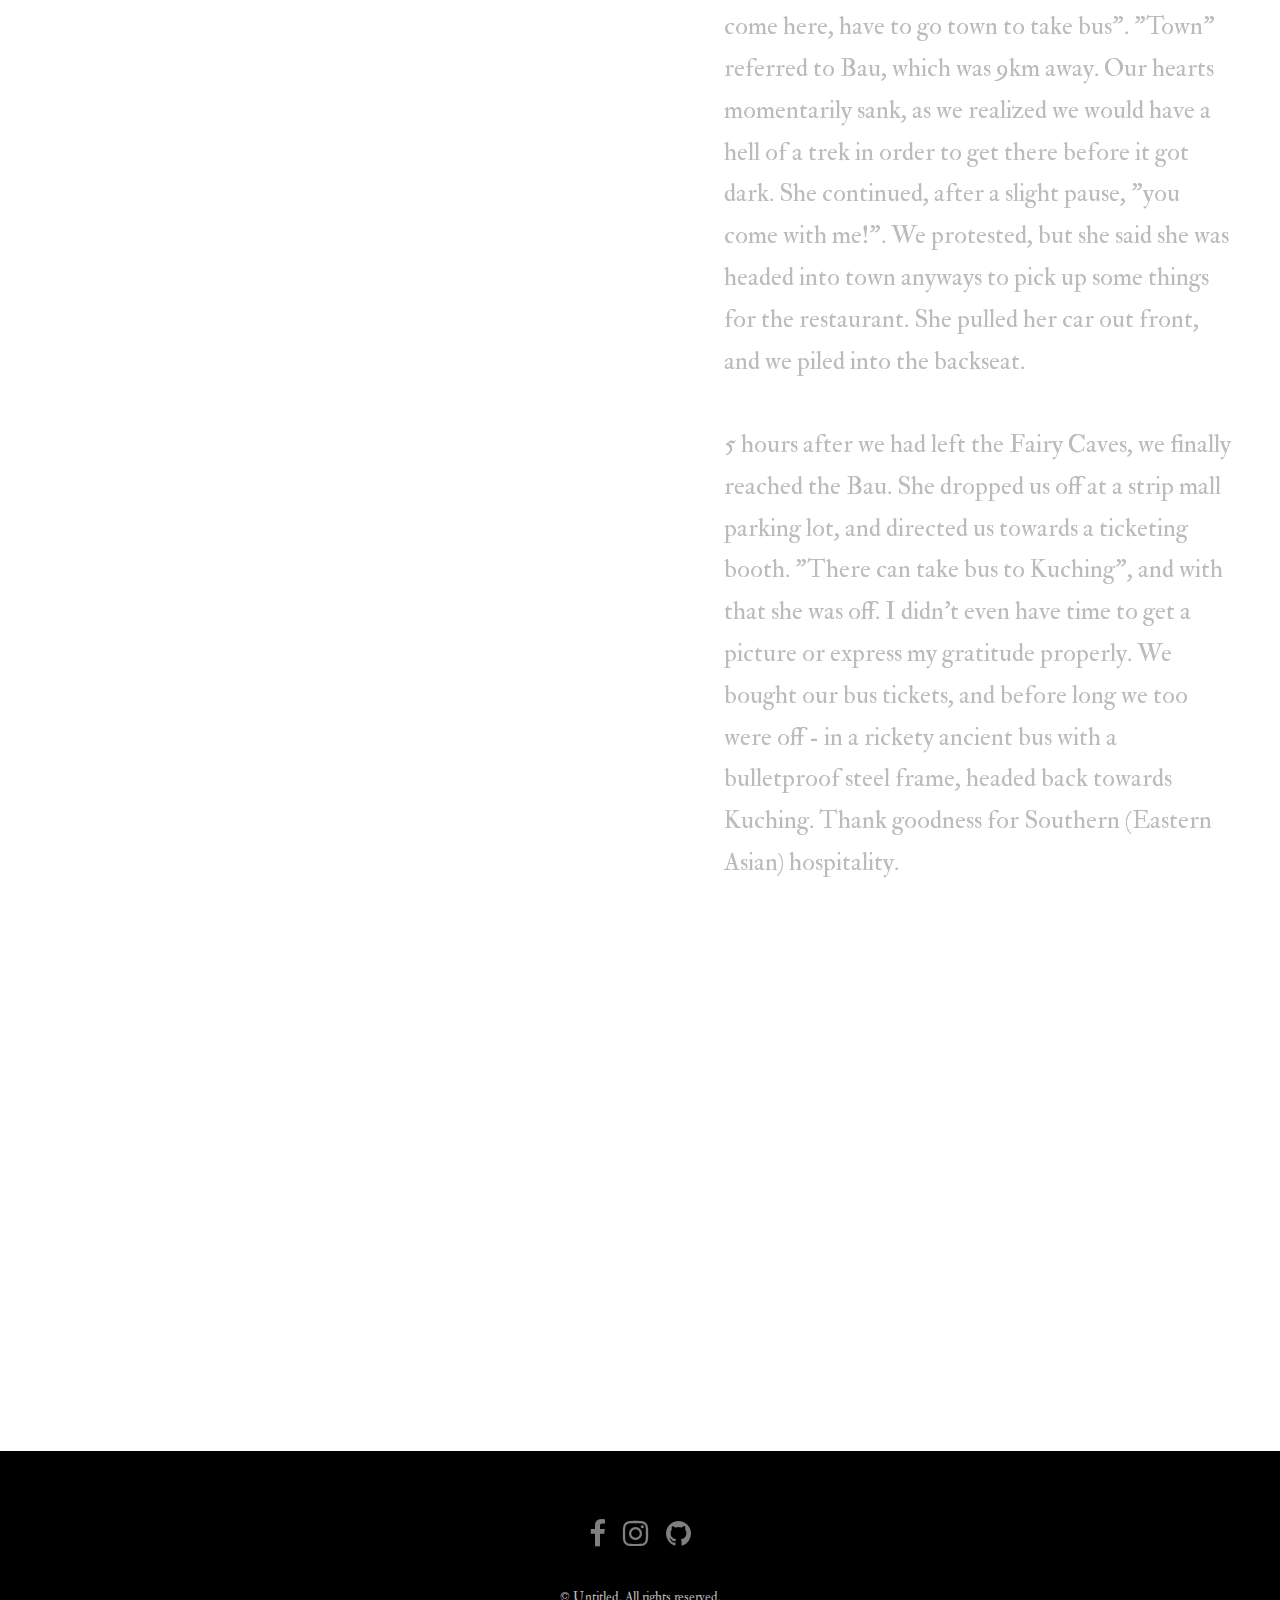
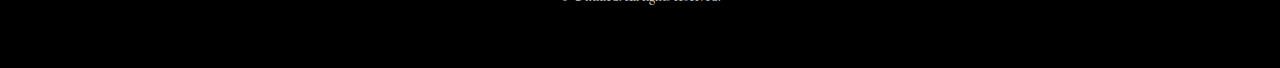
<file: hospitality.html>
<!DOCTYPE HTML>
<!--
	Hielo by TEMPLATED
	templated.co @templatedco
	Released for free under the Creative Commons Attribution 3.0 license (templated.co/license)
-->
<html>
	<head>
		<title>Hospitality</title>
		<meta charset="utf-8" />
		<meta name="viewport" content="width=device-width, initial-scale=1" />
		<link rel="stylesheet" href="assets/css/main.css" />
	</head>
	<body>

		<!-- Header -->
			<header id="header" class="reveal">
				<a href="index.html"> 35mm Merlion </a>
				<a href="#menu"></a>
			</header>

		<!-- Nav -->
			<nav id="menu">
				<ul class="links">
					<li><a href="index.html">Home</a></li>
					<li><a href="about.html">About</a></li>
					<li><a href="map.html">Map</a></li>
				</ul>
			</nav>


		<!-- Content -->
			<div class="content_wrapper">
				<!-- <div class="content_image_column"> -->
					<div id="test" class="content_image_wrapper">
						<img src="images/hospitality.jpg">
					</div>
				<!-- </div> -->

				<header id="caption" class="align-center caption-text">
					<h2> Hospitality </h2>
					<p> It was early afternoon in Borneo when Cameron and I emerged from the magnificent Fairy Caves. After a morning of trekking and orangutan sighting, we were exhausted and starving (having skipped breakfast in order to make the morning bus). We had taken a Grab (Southeast Asian variant of Uber) from the orangutan sanctuary to the caves, and so we figured we would take one back to the city to rest and find a meal. Instead, the app notified me that Grab did not serve this area, sorry for any inconvenience caused. There were no taxis to be found - in fact, there wasn't much of anything but a blank expanse of road stretching for kilometers in both directions away from the caves. After some discussion, we decided to just start walking in one direction until we found, well, something.
					<br>
					<br>
					This was perhaps the first time in my 4 month adventure that I truly had no idea what would happen next. We wandered aimlessly, not knowing what to expect. Luckily it was an overcast day, so we were given mercy from the generally unrelenting Bornean sun. We walked for some time, finding smiles on the faces of a few locals but not much else. Finally, after a few kilometers, we happened upon a small restaurant/grocery store called the Thistle Cafe. We sat wearily, silent except for our food orders, thankful that we had found somewhere to sit and eat.
					<br>
					<br>
					After wolfing down our first meal of the day, we asked the owner of the restaurant if it was possible to get a taxi or bus here. She explained, "taxi no come here, have to go town to take bus". "Town" referred to Bau, which was 9km away. Our hearts momentarily sank, as we realized we would have a hell of a trek in order to get there before it got dark. She continued, after a slight pause, "you come with me!". We protested, but she said she was headed into town anyways to pick up some things for the restaurant. She pulled her car out front, and we piled into the backseat.
					<br>
					<br>
					5 hours after we had left the Fairy Caves, we finally reached the Bau. She dropped us off at a strip mall parking lot, and directed us towards a ticketing booth. "There can take bus to Kuching", and with that she was off. I didn't even have time to get a picture or express my gratitude properly. We bought our bus tickets, and before long we too were off - in a rickety ancient bus with a bulletproof steel frame, headed back towards Kuching. Thank goodness for Southern (Eastern Asian) hospitality. </p>
				</header>

			<iframe
				class="map"
				width="600"
				height="450"
				frameborder="0" style="border:0"
				src="https://www.google.com/maps/embed/v1/place?key=AIzaSyAK_X1mcJBpMorGLEg0P0lgVtSFOzWHS2k
				&q=Thistle+Cafe+Sarawak" allowfullscreen>
			</iframe>
			</div>




		<!-- Footer -->
			<footer id="footer">
				<div class="container">
					<ul class="icons">
						<li><a href="https://www.facebook.com/huzefa.mandviwala" class="icon fa-facebook" target="_blank"><span class="label">Facebook</span></a></li>
						<li><a href="https://www.instagram.com/huzefamandvi/" class="icon fa-instagram" target="_blank"><span class="label">Instagram</span></a></li>
						<li><a href="https://github.com/HuzefaMandvi" class="icon fa-github" target="_blank"><span class="label">Email</span></a></li>
					</ul>
				</div>
				<div class="copyright">
					&copy; Untitled. All rights reserved.
				</div>
			</footer>

		<!-- Scripts -->
			<script src="assets/js/jquery.min.js"></script>
			<script src="assets/js/jquery.scrollex.min.js"></script>
			<script src="assets/js/skel.min.js"></script>
			<script src="assets/js/util.js"></script>
			<script src="assets/js/main.js"></script>
			<script src="assets/js/caption.js"></script>
			<script src="assets/js/header.js"></script>

	</body>
</html>
</file>
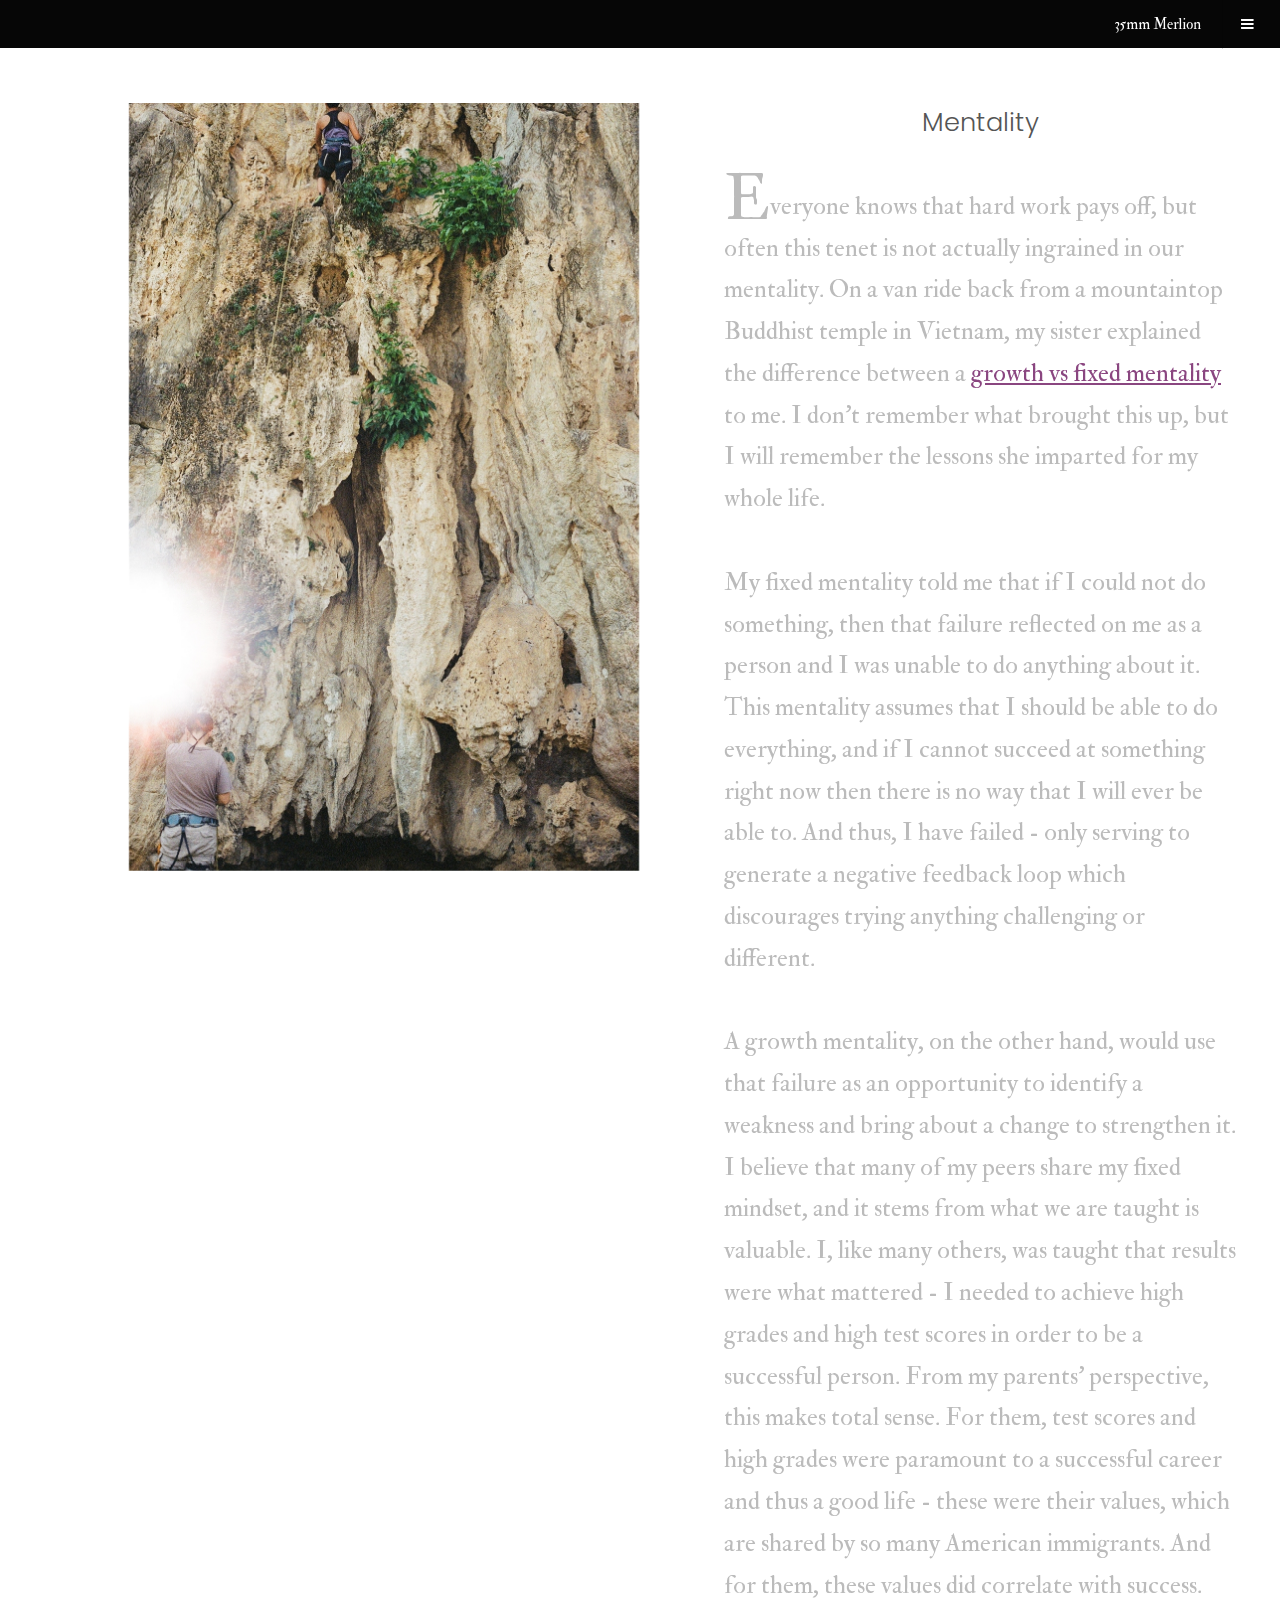
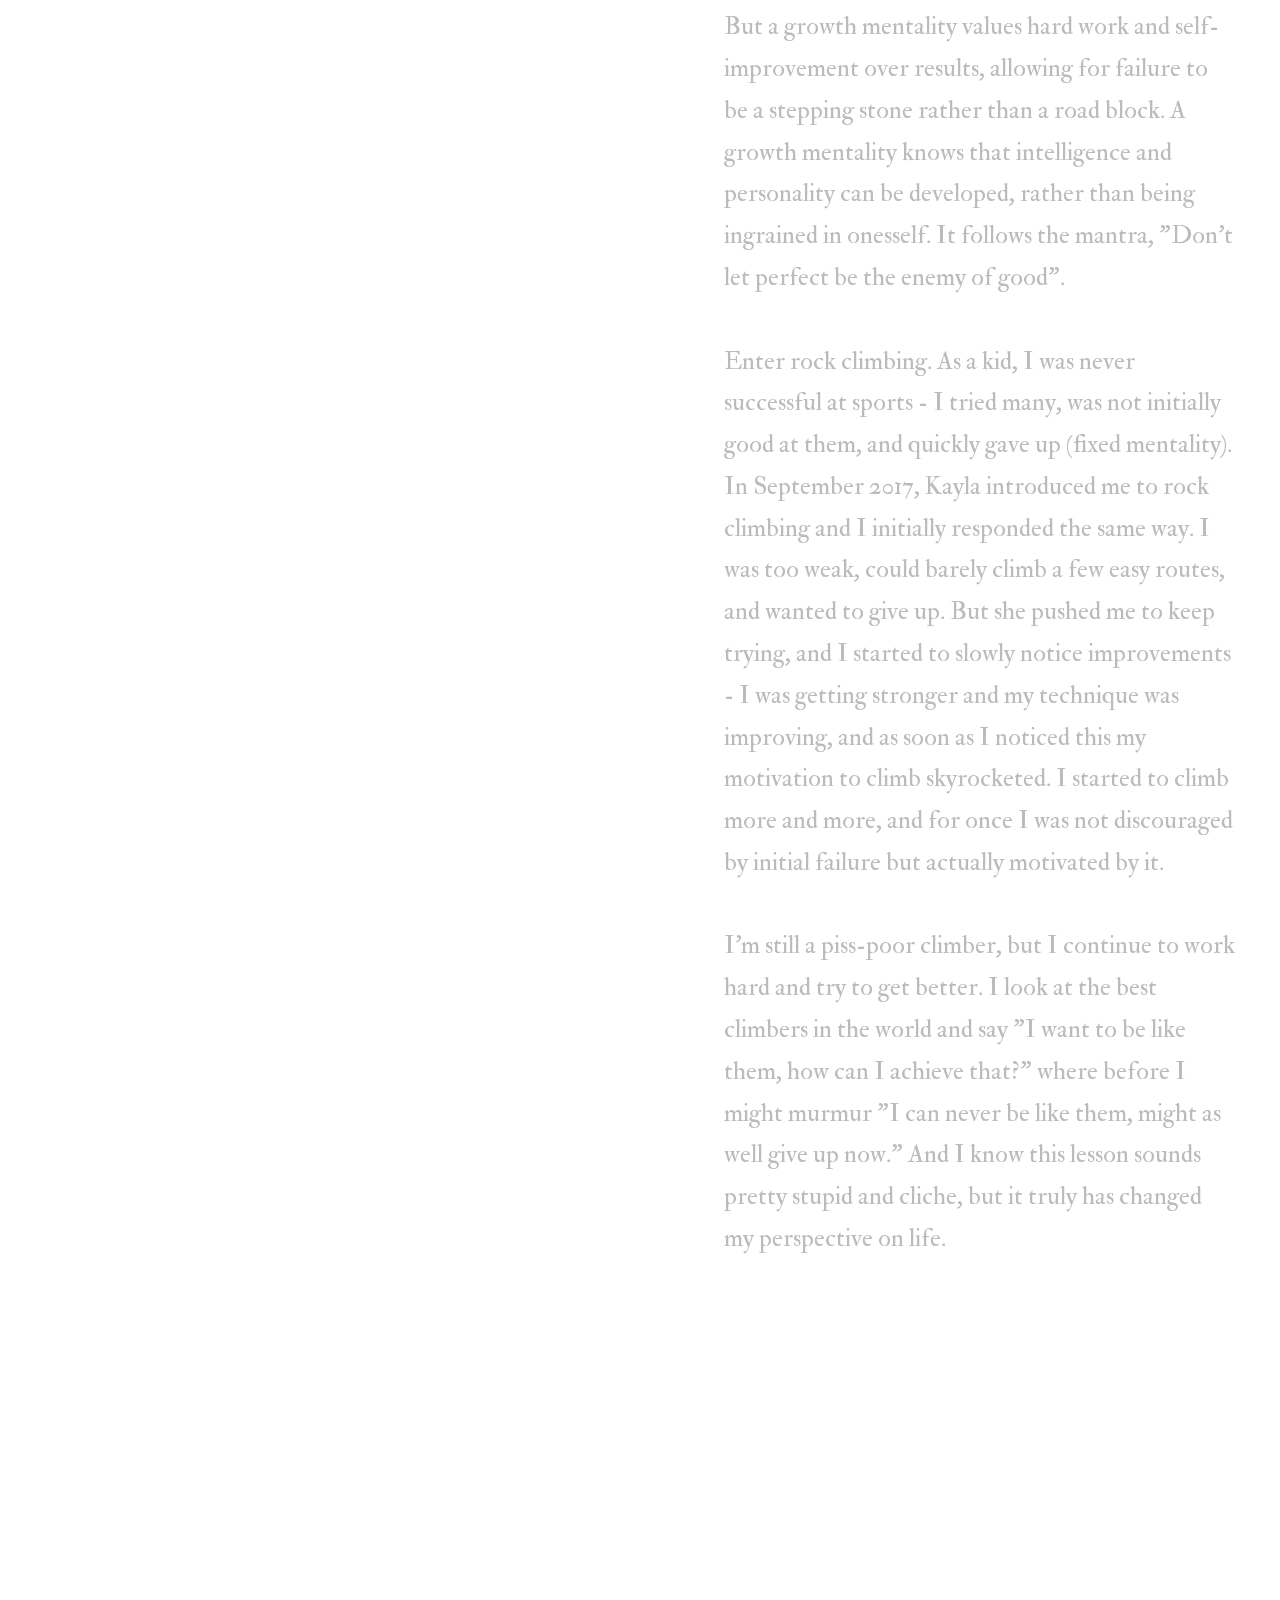
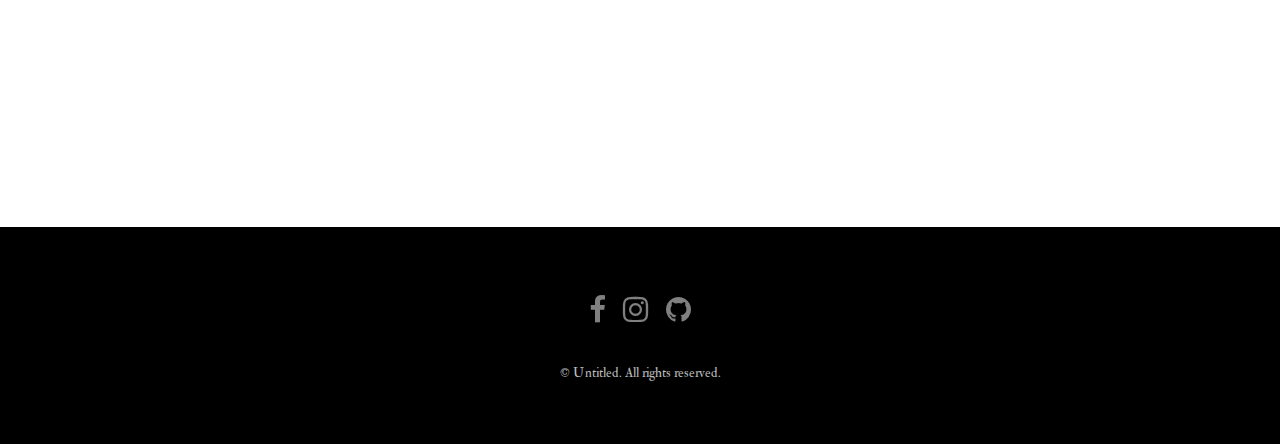
<file: mentality.html>
<!DOCTYPE HTML>
<!--
	Hielo by TEMPLATED
	templated.co @templatedco
	Released for free under the Creative Commons Attribution 3.0 license (templated.co/license)
-->
<html>
	<head>
		<title>Mentality</title>
		<meta charset="utf-8" />
		<meta name="viewport" content="width=device-width, initial-scale=1" />
		<link rel="stylesheet" href="assets/css/main.css" />
	</head>
	<body>

		<!-- Header -->
			<header id="header" class="reveal">
				<a href="index.html"> 35mm Merlion </a>
				<a href="#menu"></a>
			</header>

		<!-- Nav -->
			<nav id="menu">
				<ul class="links">
					<li><a href="index.html">Home</a></li>
					<li><a href="about.html">About</a></li>
					<li><a href="map.html">Map</a></li>
				</ul>
			</nav>


		<!-- Content -->
			<div class="content_wrapper">
				<!-- <div class="content_image_column"> -->
					<div id="test" class="content_image_wrapper">
						<img src="images/mentality.jpg">
					</div>
				<!-- </div> -->

				<header id="caption" class="align-center caption-text">
					<h2> Mentality </h2>
					<p> Everyone knows that hard work pays off, but often this tenet is not actually ingrained in our mentality. On a van ride back from a mountaintop Buddhist temple in Vietnam, my sister explained the difference between a <a href="https://www.brainpickings.org/2014/01/29/carol-dweck-mindset/" target="_blank">growth vs fixed mentality</a> to me. I don't remember what brought this up, but I will remember the lessons she imparted for my whole life.
					<br>
					<br>
					My fixed mentality told me that if I could not do something, then that failure reflected on me as a person and I was unable to do anything about it. This mentality assumes that I should be able to do everything, and if I cannot succeed at something right now then there is no way that I will ever be able to. And thus, I have failed - only serving to generate a negative feedback loop which discourages trying anything challenging or different.
					<br>
					<br>
					A growth mentality, on the other hand, would use that failure as an opportunity to identify a weakness and bring about a change to strengthen it. I believe that many of my peers share my fixed mindset, and it stems from what we are taught is valuable. I, like many others, was taught that results were what mattered - I needed to achieve high grades and high test scores in order to be a successful person. From my parents' perspective, this makes total sense. For them, test scores and high grades were paramount to a successful career and thus a good life - these were their values, which are shared by so many American immigrants. And for them, these values did correlate with success. But a growth mentality values hard work and self-improvement over results, allowing for failure to be a stepping stone rather than a road block. A growth mentality knows that intelligence and personality can be developed, rather than being ingrained in onesself. It follows the mantra, "Don't let perfect be the enemy of good".
					<br>
					<br>
					Enter rock climbing. As a kid, I was never successful at sports - I tried many, was not initially good at them, and quickly gave up (fixed mentality). In September 2017, Kayla introduced me to rock climbing and I initially responded the same way. I was too weak, could barely climb a few easy routes, and wanted to give up. But she pushed me to keep trying, and I started to slowly notice improvements - I was getting stronger and my technique was improving, and as soon as I noticed this my motivation to climb skyrocketed. I started to climb more and more, and for once I was not discouraged by initial failure but actually motivated by it. 
					<br>
					<br>
					I'm still a piss-poor climber, but I continue to work hard and try to get better. I look at the best climbers in the world and say "I want to be like them, how can I achieve that?" where before I might murmur "I can never be like them, might as well give up now." And I know this lesson sounds pretty stupid and cliche, but it truly has changed my perspective on life. </p>
				</header>

			<iframe
				class="map"
				width="600"
				height="450"
				frameborder="0" style="border:0"
				src="https://www.google.com/maps/embed/v1/place?key=AIzaSyAK_X1mcJBpMorGLEg0P0lgVtSFOzWHS2k
				&q=Damai+Wall" allowfullscreen>
			</iframe>
			</div>




		<!-- Footer -->
			<footer id="footer">
				<div class="container">
					<ul class="icons">
						<li><a href="https://www.facebook.com/huzefa.mandviwala" class="icon fa-facebook" target="_blank"><span class="label">Facebook</span></a></li>
						<li><a href="https://www.instagram.com/huzefamandvi/" class="icon fa-instagram" target="_blank"><span class="label">Instagram</span></a></li>
						<li><a href="https://github.com/HuzefaMandvi" class="icon fa-github" target="_blank"><span class="label">Email</span></a></li>
					</ul>
				</div>
				<div class="copyright">
					&copy; Untitled. All rights reserved.
				</div>
			</footer>

		<!-- Scripts -->
			<script src="assets/js/jquery.min.js"></script>
			<script src="assets/js/jquery.scrollex.min.js"></script>
			<script src="assets/js/skel.min.js"></script>
			<script src="assets/js/util.js"></script>
			<script src="assets/js/main.js"></script>
			<script src="assets/js/caption.js"></script>
			<script src="assets/js/header.js"></script>

	</body>
</html>
</file>
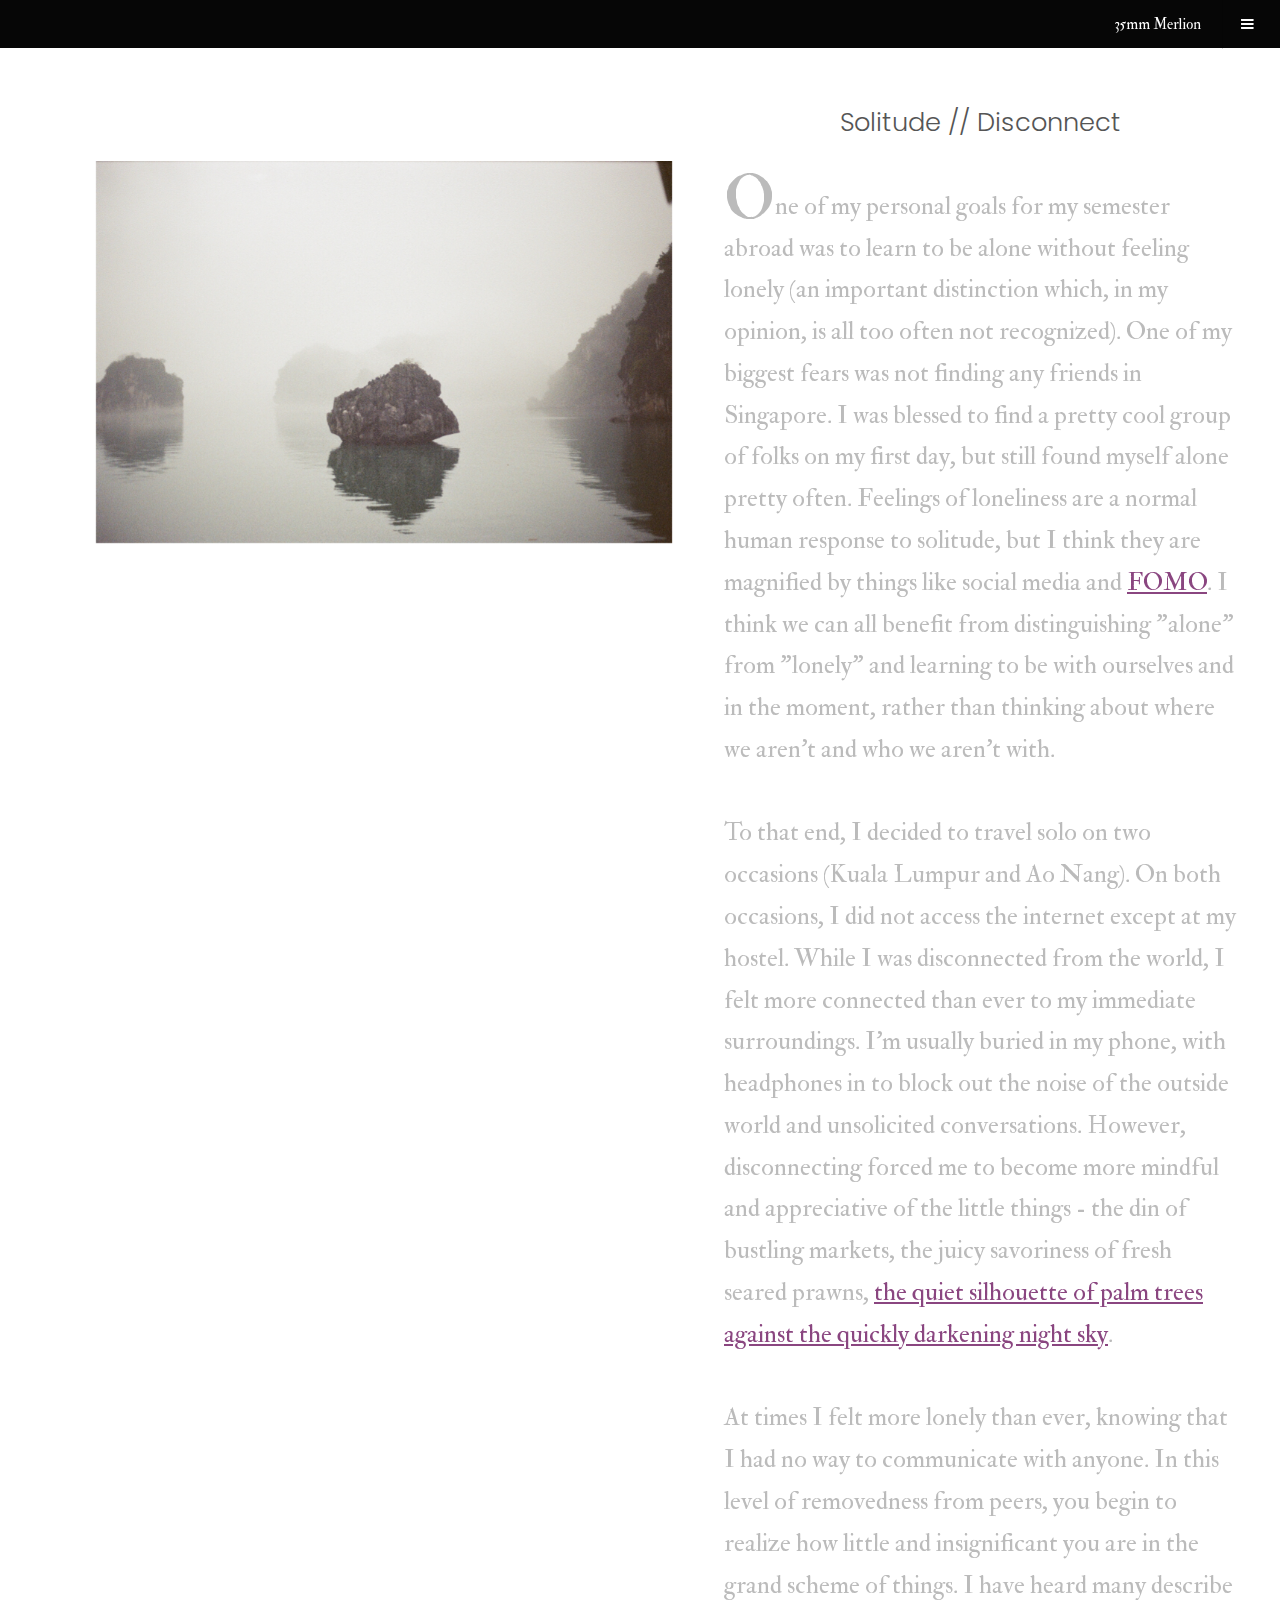
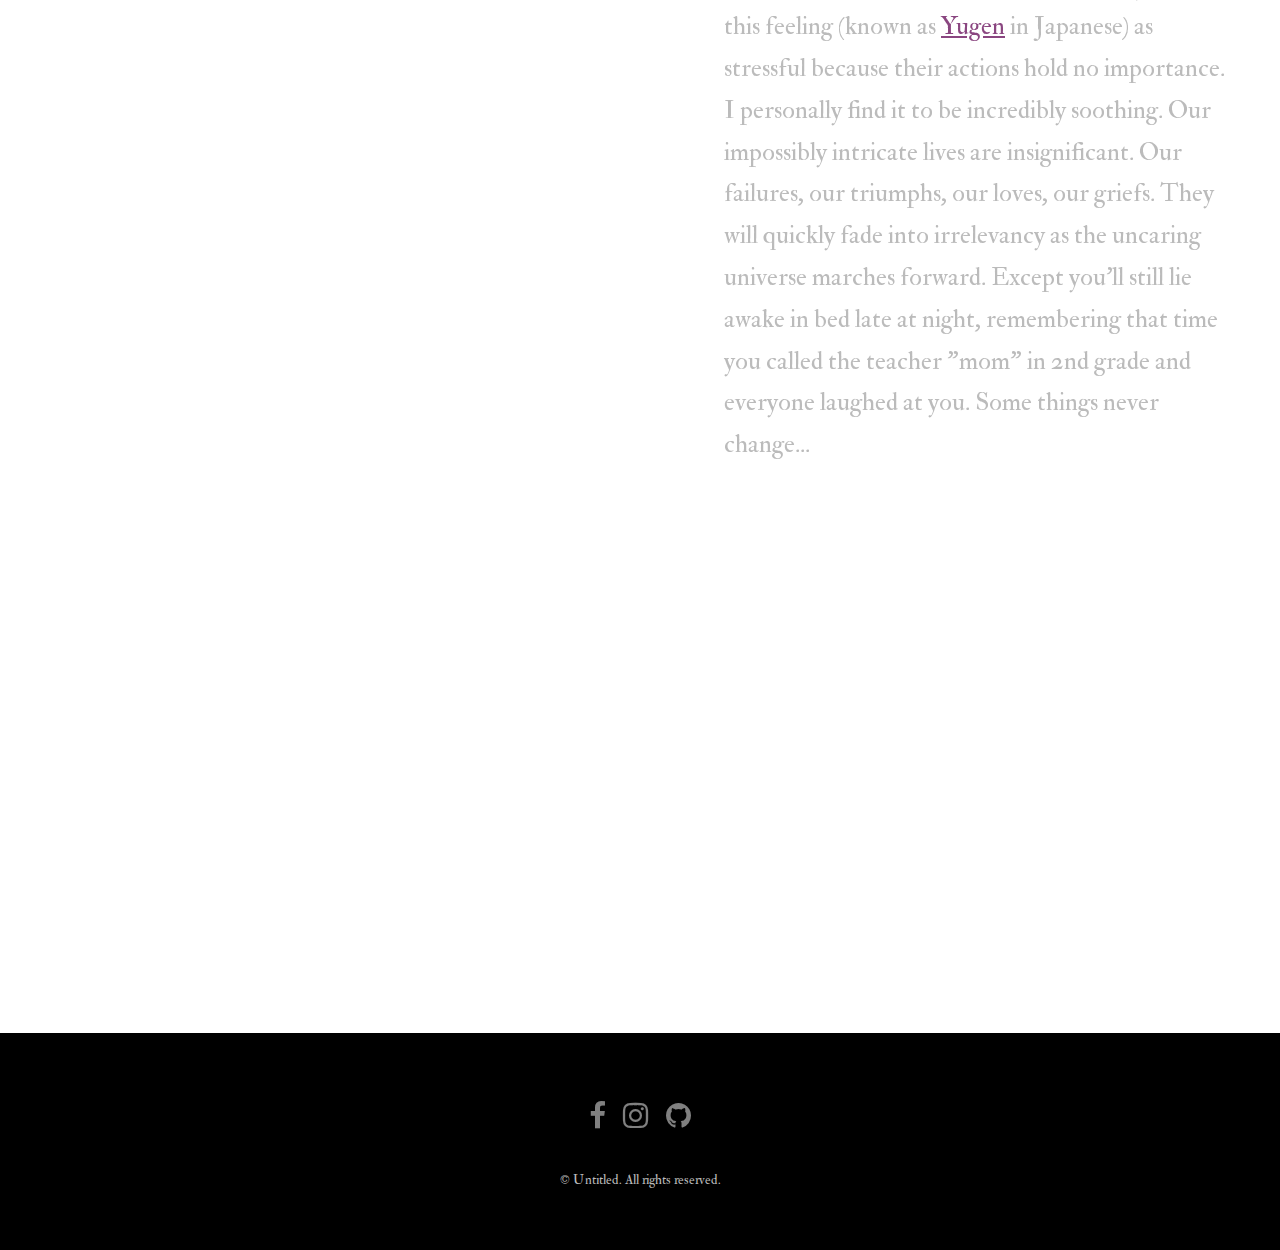
<file: solitude.html>
<!DOCTYPE HTML>
<!--
	Hielo by TEMPLATED
	templated.co @templatedco
	Released for free under the Creative Commons Attribution 3.0 license (templated.co/license)
-->
<html>
	<head>
		<title>Solitude // Disconnect</title>
		<meta charset="utf-8" />
		<meta name="viewport" content="width=device-width, initial-scale=1" />
		<link rel="stylesheet" href="assets/css/main.css" />
	</head>
	<body>

		<!-- Header -->
			<header id="header" class="reveal">
				<a href="index.html"> 35mm Merlion </a>
				<a href="#menu"></a>
			</header>

		<!-- Nav -->
			<nav id="menu">
				<ul class="links">
					<li><a href="index.html">Home</a></li>
					<li><a href="about.html">About</a></li>
					<li><a href="map.html">Map</a></li>
				</ul>
			</nav>


		<!-- Content -->
			<div class="content_wrapper">
				<!-- <div class="content_image_column"> -->
					<div id="test" class="content_image_wrapper_landscape">
						<img src="images/solitude.jpg">
					</div>
				<!-- </div> -->

				<header id="caption" class="align-center caption-text">
					<h2> Solitude // Disconnect </h2>
					<p> One of my personal goals for my semester abroad was to learn to be alone without feeling lonely (an important distinction which, in my opinion, is all too often not recognized). One of my biggest fears was not finding any friends in Singapore. I was blessed to find a pretty cool group of folks on my first day, but still found myself alone pretty often. Feelings of loneliness are a normal human response to solitude, but I think they are magnified by things like social media and <a href="https://en.wikipedia.org/wiki/Fear_of_missing_out" target="_blank">FOMO</a>. I think we can all benefit from distinguishing "alone" from "lonely" and learning to be with ourselves and in the moment, rather than thinking about where we aren't and who we aren't with.
					<br>
					<br>
					To that end, I decided to travel solo on two occasions (Kuala Lumpur and Ao Nang). On both occasions, I did not access the internet except at my hostel. While I was disconnected from the world, I felt more connected than ever to my immediate surroundings. I'm usually buried in my phone, with headphones in to block out the noise of the outside world and unsolicited conversations. However, disconnecting forced me to become more mindful and appreciative of the little things - the din of bustling markets, the juicy savoriness of fresh seared prawns, <a href="images/disconnect.jpg" target="_blank">the quiet silhouette of palm trees against the quickly darkening night sky</a>. 
					<br>
					<br>
					At times I felt more lonely than ever, knowing that I had no way to communicate with anyone. In this level of removedness from peers, you begin to realize how little and insignificant you are in the grand scheme of things. I have heard many describe this feeling (known as <a href="https://creativesystemsthinking.wordpress.com/2014/12/13/yugen-%E5%B9%BD%E7%8E%84-deep-awareness-of-the-universe/" target="_blank">Yugen</a> in Japanese) as stressful because their actions hold no importance. I personally find it to be incredibly soothing. Our impossibly intricate lives are insignificant. Our failures, our triumphs, our loves, our griefs. They will quickly fade into irrelevancy as the uncaring universe marches forward. Except you'll still lie awake in bed late at night, remembering that time you called the teacher "mom" in 2nd grade and everyone laughed at you. Some things never change... </p>
				</header>

				<iframe
					class="map"
					width="600"
					height="450"
					frameborder="0" style="border:0"
					src="https://www.google.com/maps/embed/v1/place?key=AIzaSyAK_X1mcJBpMorGLEg0P0lgVtSFOzWHS2k
					&q=Ha+Long+Bay" allowfullscreen>
				</iframe>
			</div>




		<!-- Footer -->
			<footer id="footer">
				<div class="container">
					<ul class="icons">
						<li><a href="https://www.facebook.com/huzefa.mandviwala" class="icon fa-facebook" target="_blank"><span class="label">Facebook</span></a></li>
						<li><a href="https://www.instagram.com/huzefamandvi/" class="icon fa-instagram" target="_blank"><span class="label">Instagram</span></a></li>
						<li><a href="https://github.com/HuzefaMandvi" class="icon fa-github" target="_blank"><span class="label">Email</span></a></li>
					</ul>
				</div>
				<div class="copyright">
					&copy; Untitled. All rights reserved.
				</div>
			</footer>

		<!-- Scripts -->
			<script src="assets/js/jquery.min.js"></script>
			<script src="assets/js/jquery.scrollex.min.js"></script>
			<script src="assets/js/skel.min.js"></script>
			<script src="assets/js/util.js"></script>
			<script src="assets/js/main.js"></script>
			<script src="assets/js/caption_landscape.js"></script>
			<script src="assets/js/header.js"></script>

	</body>
</html>
</file>
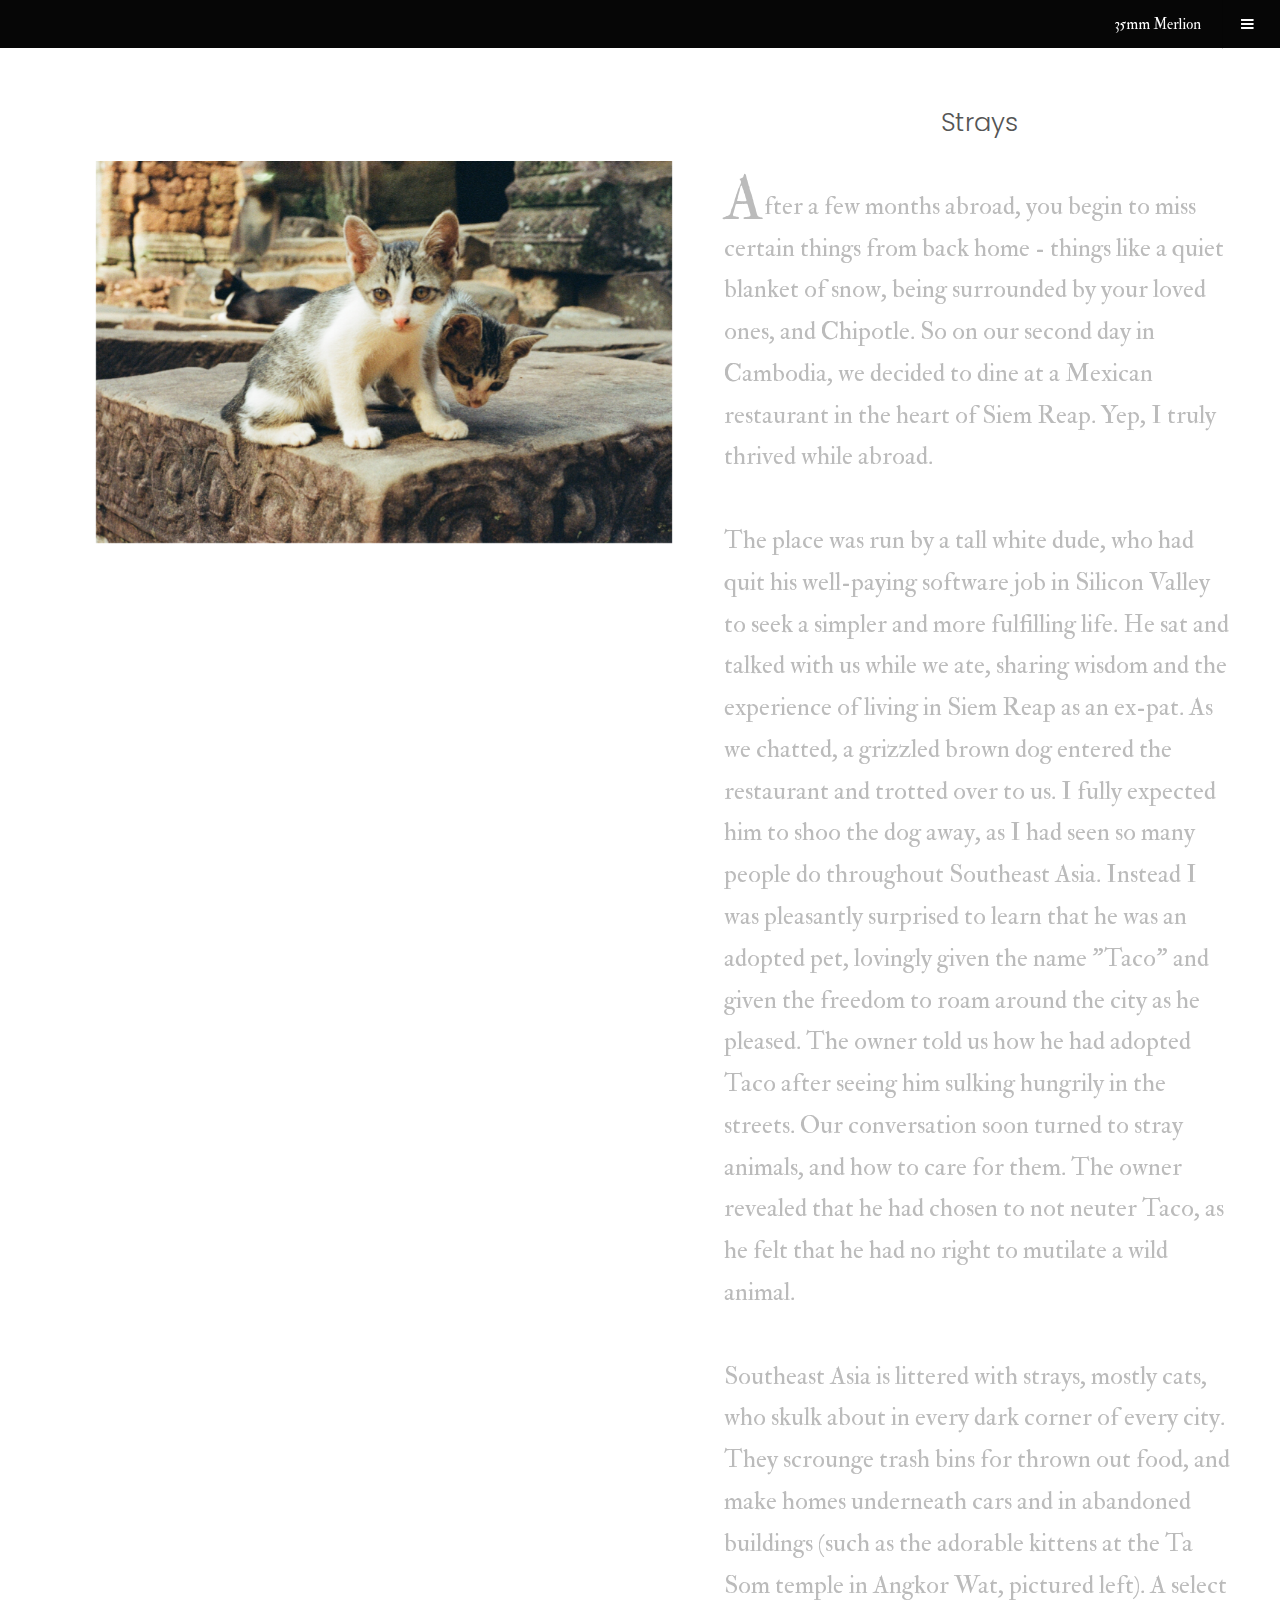
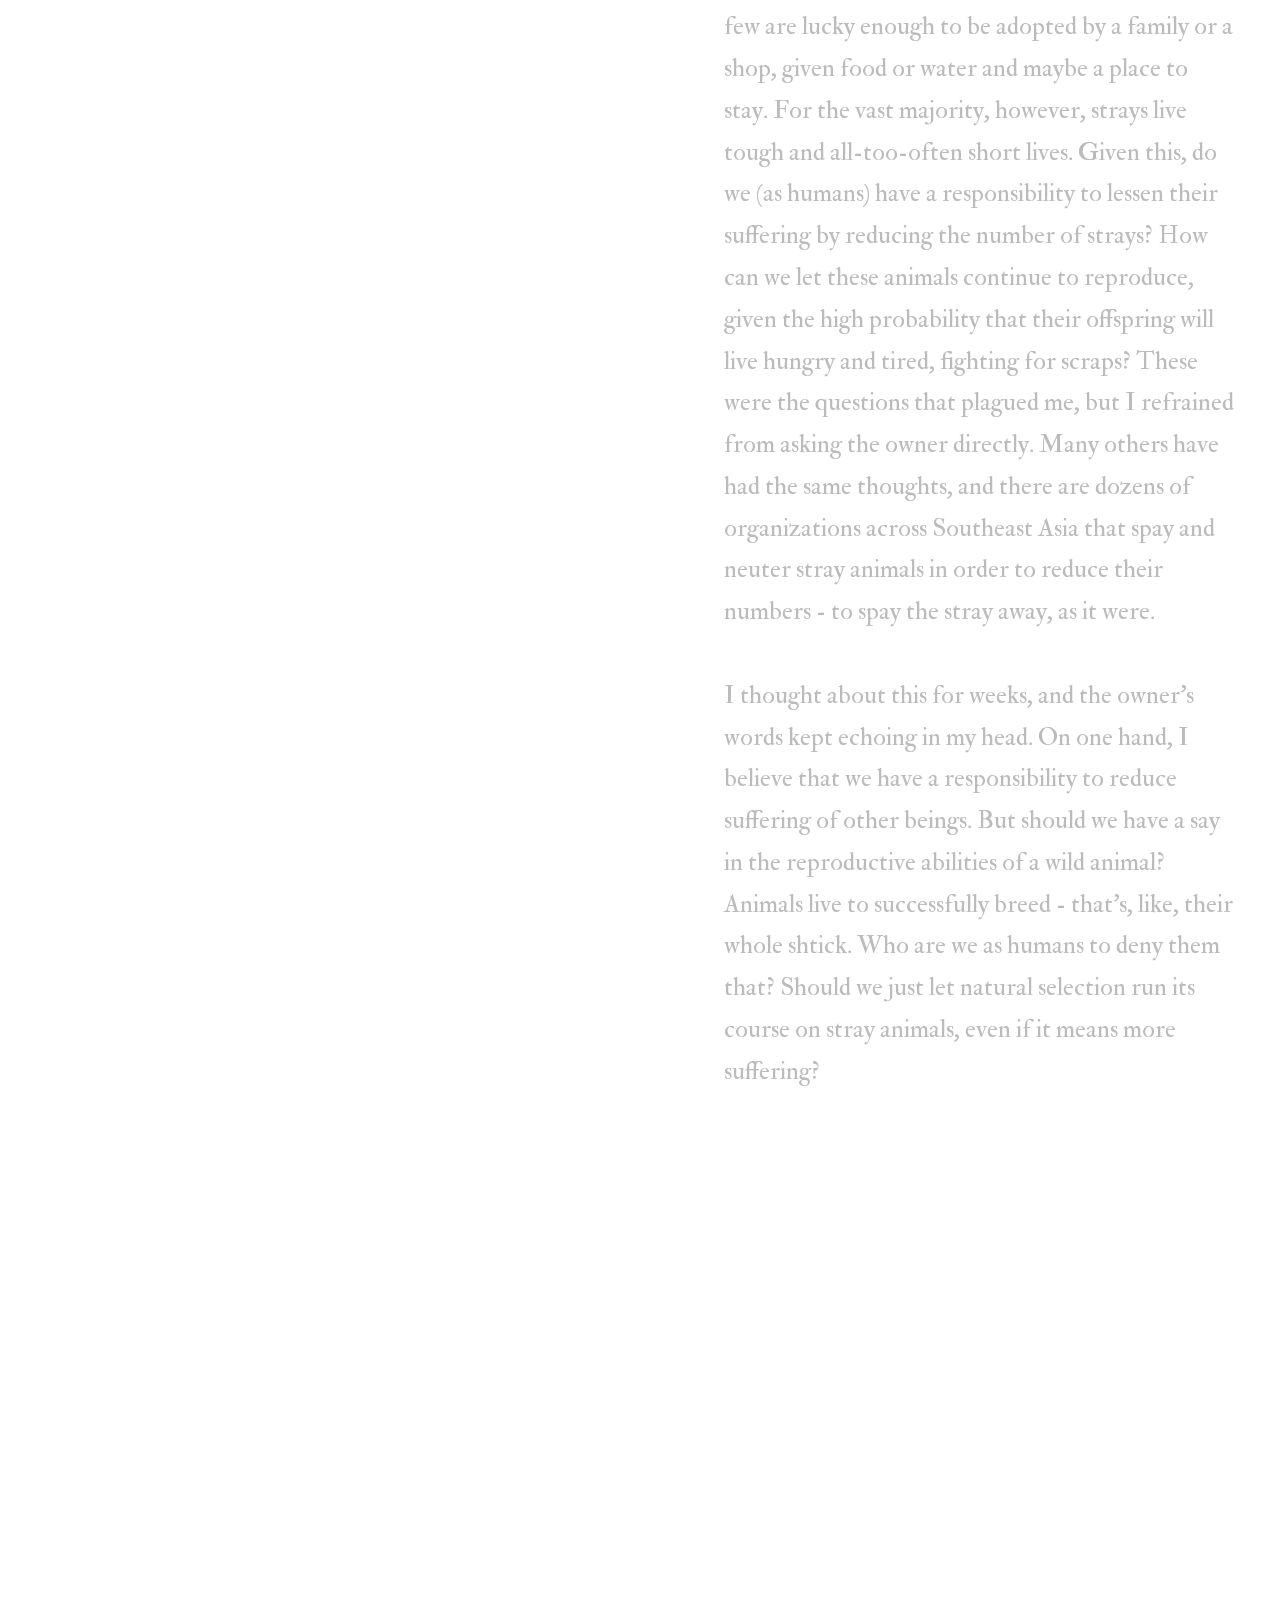
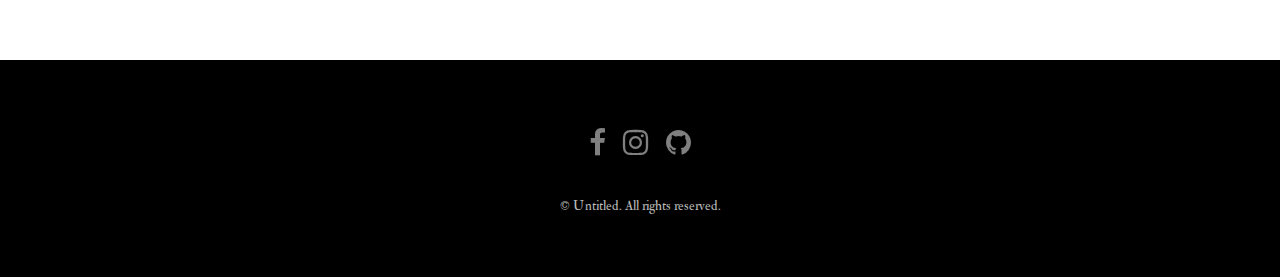
<file: strays.html>
<!DOCTYPE HTML>
<!--
	Hielo by TEMPLATED
	templated.co @templatedco
	Released for free under the Creative Commons Attribution 3.0 license (templated.co/license)
-->
<html>
	<head>
		<title>Strays</title>
		<meta charset="utf-8" />
		<meta name="viewport" content="width=device-width, initial-scale=1" />
		<link rel="stylesheet" href="assets/css/main.css" />
	</head>
	<body>

		<!-- Header -->
			<header id="header" class="reveal">
				<a href="index.html"> 35mm Merlion </a>
				<a href="#menu"></a>
			</header>

		<!-- Nav -->
			<nav id="menu">
				<ul class="links">
					<li><a href="index.html">Home</a></li>
					<li><a href="about.html">About</a></li>
					<li><a href="map.html">Map</a></li>
				</ul>
			</nav>


		<!-- Content -->
			<div class="content_wrapper">
				<!-- <div class="content_image_column"> -->
					<div id="test" class="content_image_wrapper_landscape">
						<img src="images/kittens.jpg">
					</div>
				<!-- </div> -->

				<header id="caption" class="align-center caption-text">
					<h2> Strays </h2>
					<p> After a few months abroad, you begin to miss certain things from back home - things like a quiet blanket of snow, being surrounded by your loved ones, and Chipotle. So on our second day in Cambodia, we decided to dine at a Mexican restaurant in the heart of Siem Reap. Yep, I truly thrived while abroad.
					<br>
					<br>
					The place was run by a tall white dude, who had quit his well-paying software job in Silicon Valley to seek a simpler and more fulfilling life. He sat and talked with us while we ate, sharing wisdom and the experience of living in Siem Reap as an ex-pat. As we chatted, a grizzled brown dog entered the restaurant and trotted over to us. I fully expected him to shoo the dog away, as I had seen so many people do throughout Southeast Asia. Instead I was pleasantly surprised to learn that he was an adopted pet, lovingly given the name "Taco" and given the freedom to roam around the city as he pleased. The owner told us how he had adopted Taco after seeing him sulking hungrily in the streets. Our conversation soon turned to stray animals, and how to care for them. The owner revealed that he had chosen to not neuter Taco, as he felt that he had no right to mutilate a wild animal.
					<br>
					<br>
					Southeast Asia is littered with strays, mostly cats, who skulk about in every dark corner of every city. They scrounge trash bins for thrown out food, and make homes underneath cars and in abandoned buildings (such as the adorable kittens at the Ta Som temple in Angkor Wat, pictured left). A select few are lucky enough to be adopted by a family or a shop, given food or water and maybe a place to stay. For the vast majority, however, strays live tough and all-too-often short lives. Given this, do we (as humans) have a responsibility to lessen their suffering by reducing the number of strays? How can we let these animals continue to reproduce, given the high probability that their offspring will live hungry and tired, fighting for scraps? These were the questions that plagued me, but I refrained from asking the owner directly. Many others have had the same thoughts, and there are dozens of organizations across Southeast Asia that spay and neuter stray animals in order to reduce their numbers - to spay the stray away, as it were.
					<br>
					<br>
					I thought about this for weeks, and the owner's words kept echoing in my head. On one hand, I believe that we have a responsibility to reduce suffering of other beings. But should we have a say in the reproductive abilities of a wild animal? Animals live to successfully breed - that's, like, their whole shtick. Who are we as humans to deny them that? Should we just let natural selection run its course on stray animals, even if it means more suffering? 
					 </p>
				</header>

				<iframe
					class="map"
					width="600"
					height="450"
					frameborder="0" style="border:0"
					src="https://www.google.com/maps/embed/v1/place?key=AIzaSyAK_X1mcJBpMorGLEg0P0lgVtSFOzWHS2k
					&q=Ta+Som+Temple" allowfullscreen>
				</iframe>
			</div>




		<!-- Footer -->
			<footer id="footer">
				<div class="container">
					<ul class="icons">
						<li><a href="https://www.facebook.com/huzefa.mandviwala" class="icon fa-facebook" target="_blank"><span class="label">Facebook</span></a></li>
						<li><a href="https://www.instagram.com/huzefamandvi/" class="icon fa-instagram" target="_blank"><span class="label">Instagram</span></a></li>
						<li><a href="https://github.com/HuzefaMandvi" class="icon fa-github" target="_blank"><span class="label">Email</span></a></li>
					</ul>
				</div>
				<div class="copyright">
					&copy; Untitled. All rights reserved.
				</div>
			</footer>

		<!-- Scripts -->
			<script src="assets/js/jquery.min.js"></script>
			<script src="assets/js/jquery.scrollex.min.js"></script>
			<script src="assets/js/skel.min.js"></script>
			<script src="assets/js/util.js"></script>
			<script src="assets/js/main.js"></script>
			<script src="assets/js/caption_landscape.js"></script>
			<script src="assets/js/header.js"></script>

	</body>
</html>
</file>
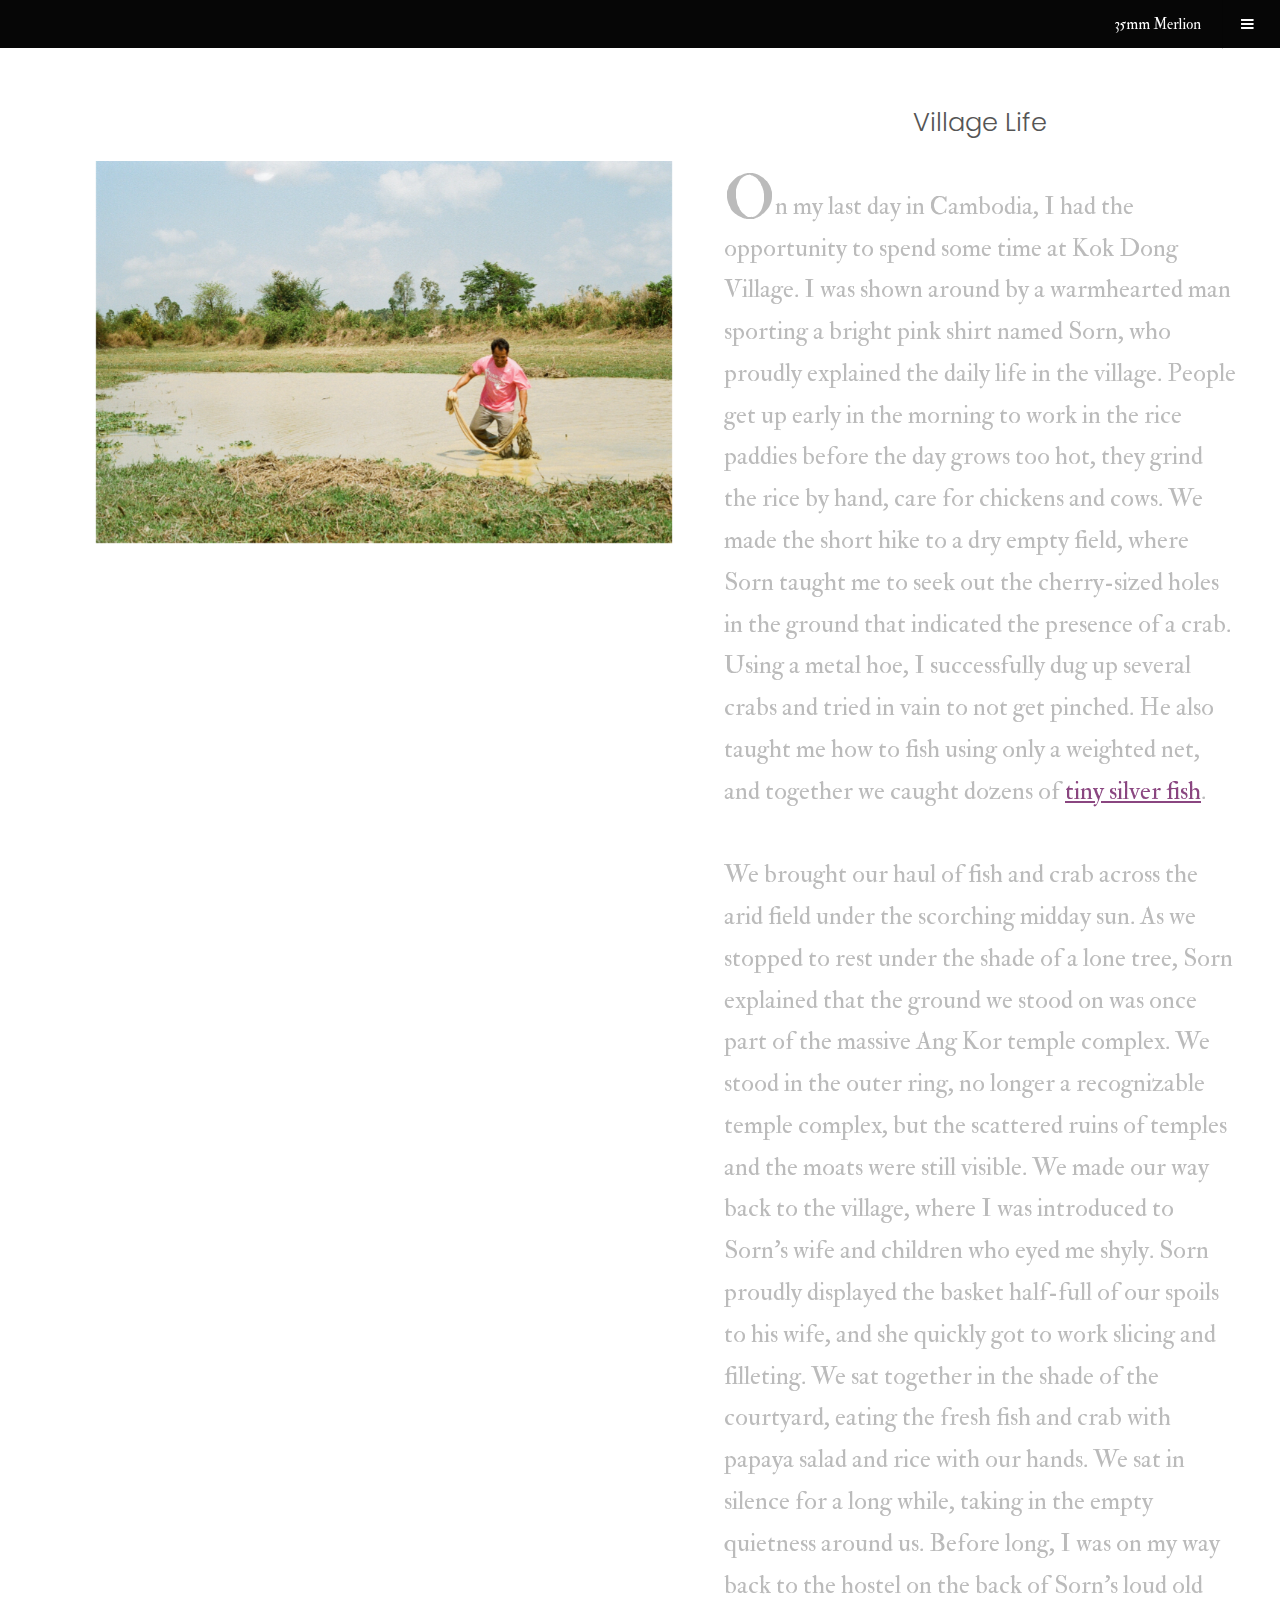
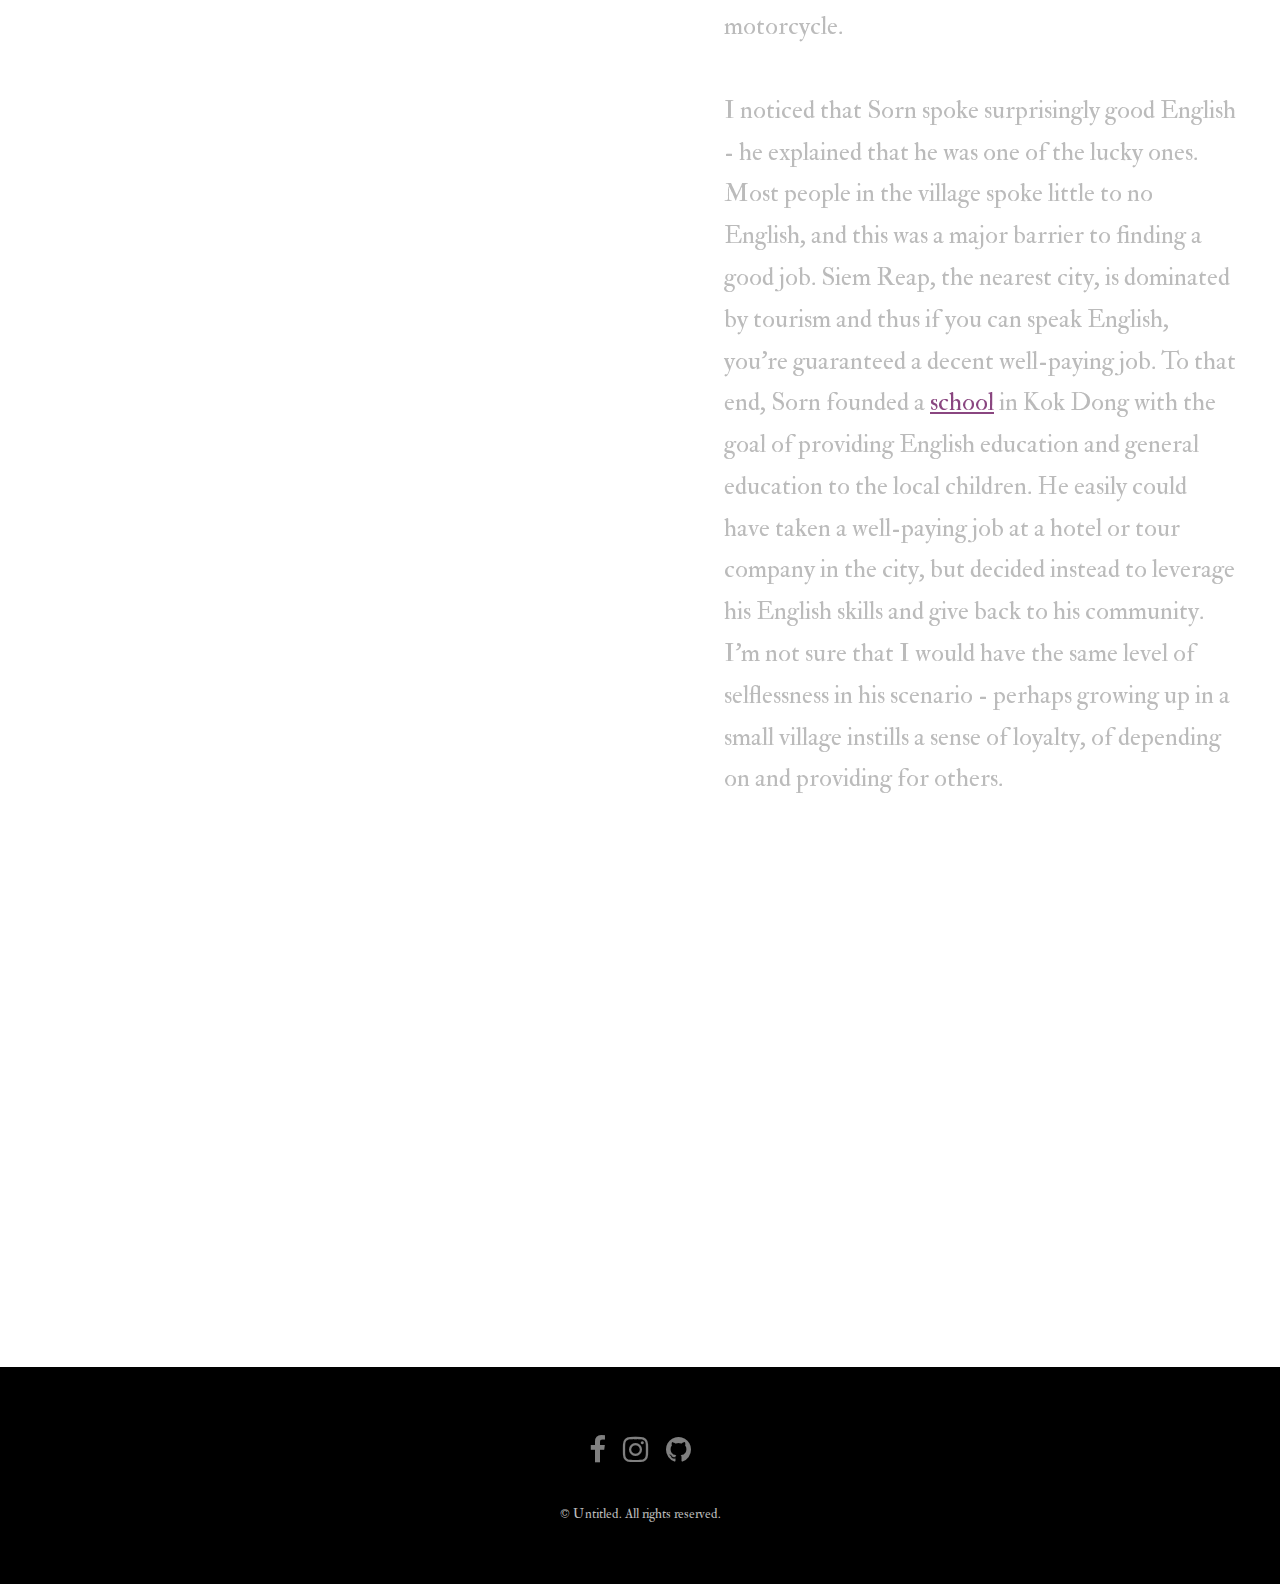
<file: villagelife.html>
<!DOCTYPE HTML>
<!--
	Hielo by TEMPLATED
	templated.co @templatedco
	Released for free under the Creative Commons Attribution 3.0 license (templated.co/license)
-->
<html>
	<head>
		<title>Village Life</title>
		<meta charset="utf-8" />
		<meta name="viewport" content="width=device-width, initial-scale=1" />
		<link rel="stylesheet" href="assets/css/main.css" />
	</head>
	<body>

		<!-- Header -->
			<header id="header" class="reveal">
				<a href="index.html"> 35mm Merlion </a>
				<a href="#menu"></a>
			</header>

		<!-- Nav -->
			<nav id="menu">
				<ul class="links">
					<li><a href="index.html">Home</a></li>
					<li><a href="about.html">About</a></li>
					<li><a href="elements.html">Elements</a></li>
				</ul>
			</nav>


		<!-- Content -->
			<div class="content_wrapper">
				<!-- <div class="content_image_column"> -->
					<div id="test" class="content_image_wrapper_landscape">
						<img src="images/villagelife.jpg">
					</div>
				<!-- </div> -->

				<header id="caption" class="align-center caption-text">
					<h2> Village Life </h2>
					<p> On my last day in Cambodia, I had the opportunity to spend some time at Kok Dong Village. I was shown around by a warmhearted man sporting a bright pink shirt named Sorn, who proudly explained the daily life in the village. People get up early in the morning to work in the rice paddies before the day grows too hot, they grind the rice by hand, care for chickens and cows. We made the short hike to a dry empty field, where Sorn taught me to seek out the cherry-sized holes in the ground that indicated the presence of a crab. Using a metal hoe, I successfully dug up several crabs and tried in vain to not get pinched. He also taught me how to fish using only a weighted net, and together we caught dozens of <a href="images/fish.jpg" target="_blank">tiny silver fish</a>.
					<br>
					<br>
					We brought our haul of fish and crab across the arid field under the scorching midday sun. As we stopped to rest under the shade of a lone tree, Sorn explained that the ground we stood on was once part of the massive Ang Kor temple complex. We stood in the outer ring, no longer a recognizable temple complex, but the scattered ruins of temples and the moats were still visible. We made our way back to the village, where I was introduced to Sorn's wife and children who eyed me shyly. Sorn proudly displayed the basket half-full of our spoils to his wife, and she quickly got to work slicing and filleting. We sat together in the shade of the courtyard, eating the fresh fish and crab with papaya salad and rice with our hands. We sat in silence for a long while, taking in the empty quietness around us. Before long, I was on my way back to the hostel on the back of Sorn's loud old motorcycle.
					<br>
					<br>
					I noticed that Sorn spoke surprisingly good English - he explained that he was one of the lucky ones.  Most people in the village spoke little to no English, and this was a major barrier to finding a good job. Siem Reap, the nearest city, is dominated by tourism and thus if you can speak English, you're guaranteed a decent well-paying job. To that end, Sorn founded a <a href="https://sites.google.com/site/bfokschool/missionstatement" target="_blank">school</a> in Kok Dong with the goal of providing English education and general education to the local children. He easily could have taken a well-paying job at a hotel or tour company in the city, but decided instead to leverage his English skills and give back to his community. I'm not sure that I would have the same level of selflessness in his scenario - perhaps growing up in a small village instills a sense of loyalty, of depending on and providing for others.  </p>
				</header>

				<iframe
					class="map"
					width="600"
					height="450"
					frameborder="0" style="border:0"
					src="https://www.google.com/maps/embed/v1/place?key=AIzaSyAK_X1mcJBpMorGLEg0P0lgVtSFOzWHS2k
					&q=BFOK+School" allowfullscreen>
				</iframe>
			</div>




		<!-- Footer -->
			<footer id="footer">
				<div class="container">
					<ul class="icons">
						<li><a href="https://www.facebook.com/huzefa.mandviwala" class="icon fa-facebook" target="_blank"><span class="label">Facebook</span></a></li>
						<li><a href="https://www.instagram.com/huzefamandvi/" class="icon fa-instagram" target="_blank"><span class="label">Instagram</span></a></li>
						<li><a href="https://github.com/HuzefaMandvi" class="icon fa-github" target="_blank"><span class="label">Email</span></a></li>
					</ul>
				</div>
				<div class="copyright">
					&copy; Untitled. All rights reserved.
				</div>
			</footer>

		<!-- Scripts -->
			<script src="assets/js/jquery.min.js"></script>
			<script src="assets/js/jquery.scrollex.min.js"></script>
			<script src="assets/js/skel.min.js"></script>
			<script src="assets/js/util.js"></script>
			<script src="assets/js/main.js"></script>
			<script src="assets/js/caption_landscape.js"></script>
			<script src="assets/js/header.js"></script>

	</body>
</html>
</file>
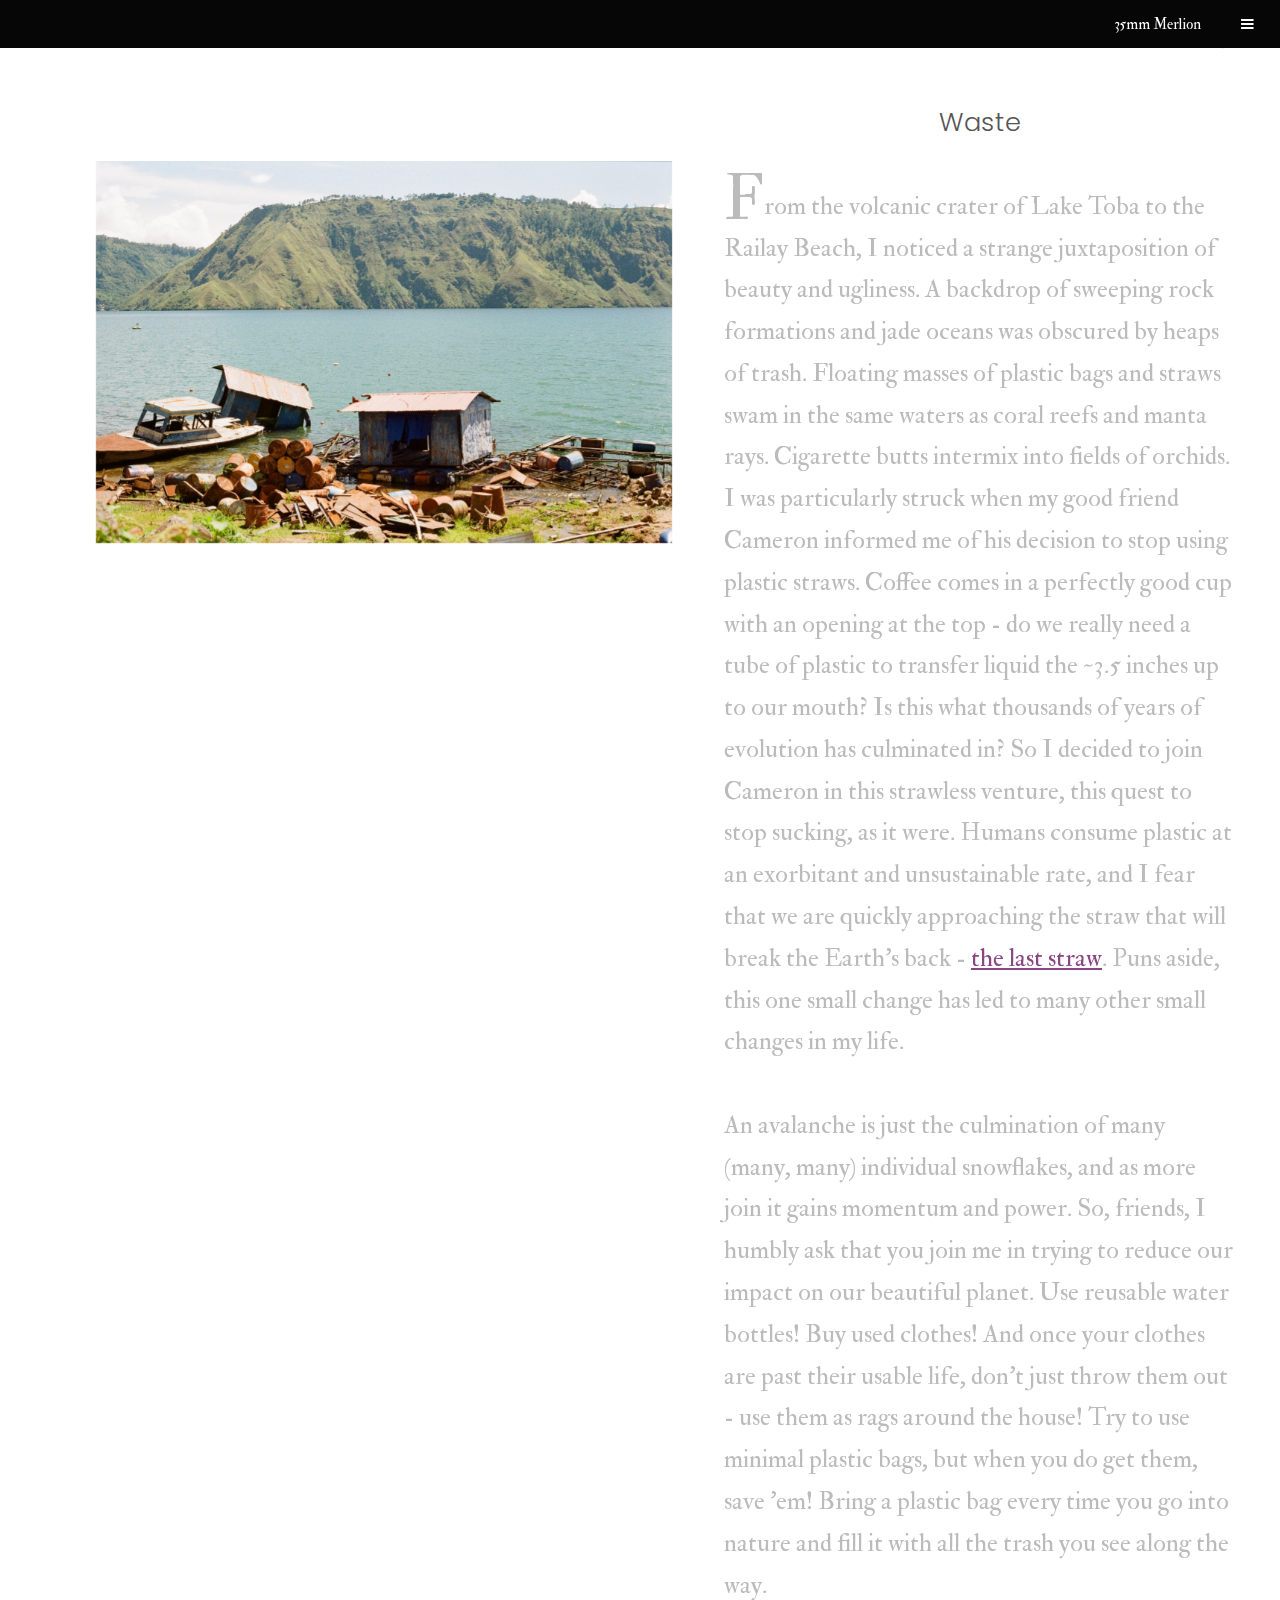
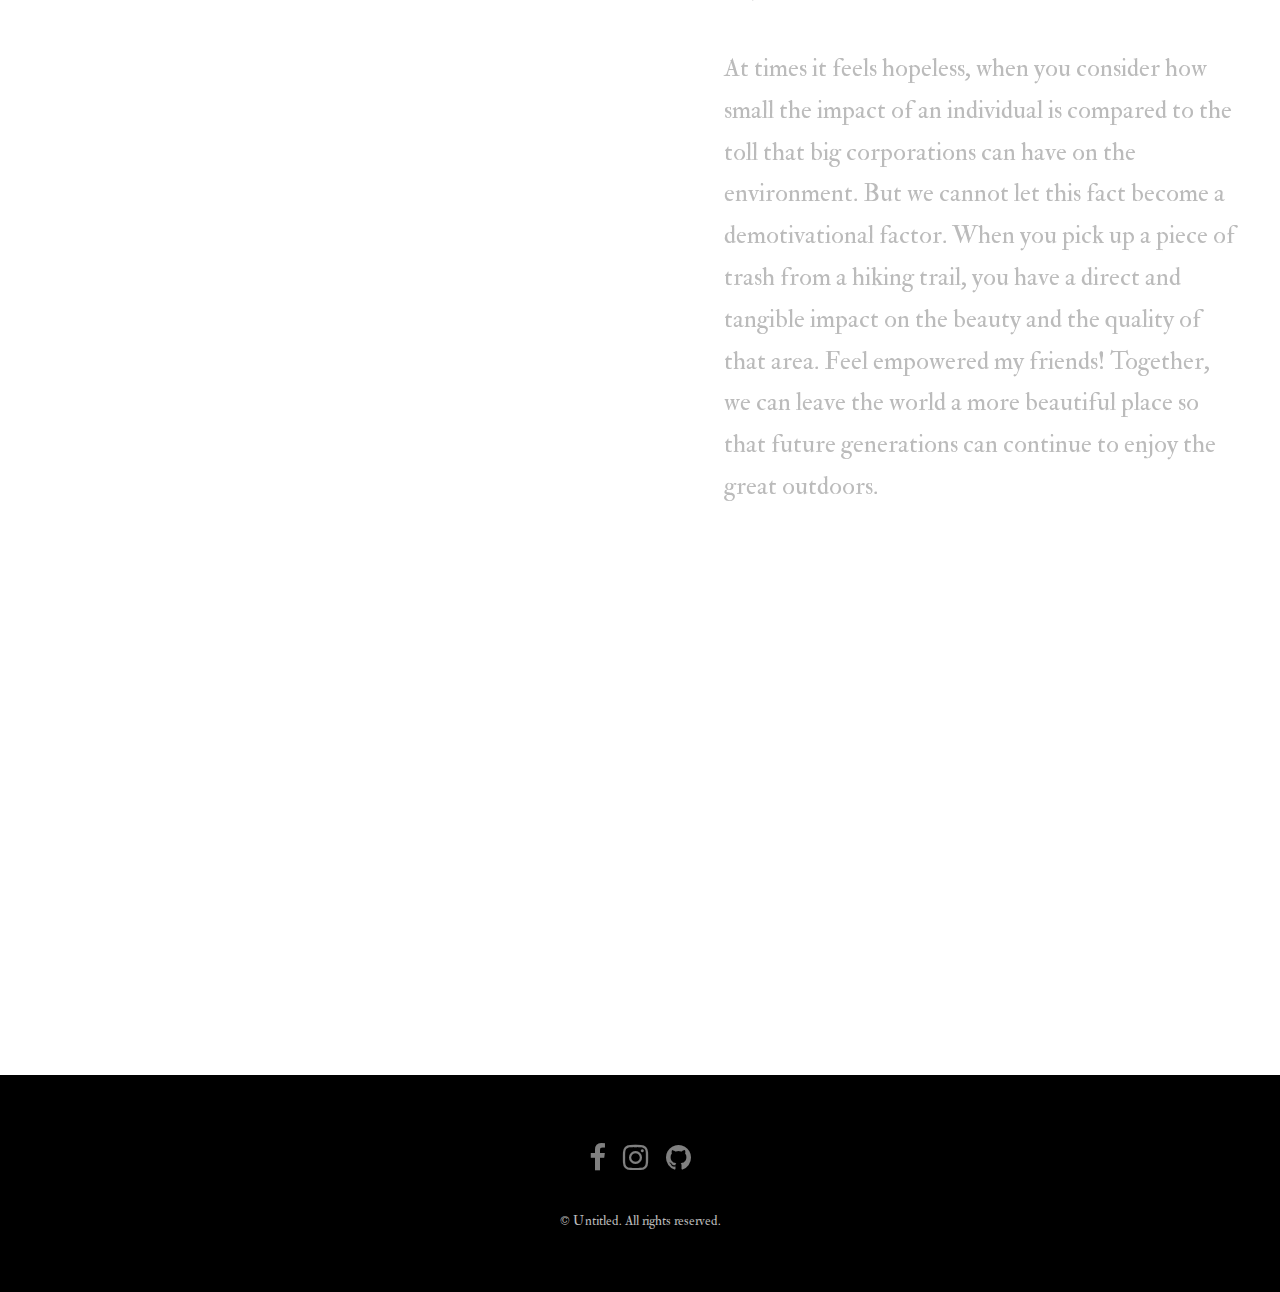
<file: waste.html>
<!DOCTYPE HTML>
<!--
	Hielo by TEMPLATED
	templated.co @templatedco
	Released for free under the Creative Commons Attribution 3.0 license (templated.co/license)
-->
<html>
	<head>
		<title>Waste</title>
		<meta charset="utf-8" />
		<meta name="viewport" content="width=device-width, initial-scale=1" />
		<link rel="stylesheet" href="assets/css/main.css" />
	</head>
	<body>

		<!-- Header -->
			<header id="header" class="reveal">
				<a href="index.html"> 35mm Merlion </a>
				<a href="#menu"></a>
			</header>

		<!-- Nav -->
			<nav id="menu">
				<ul class="links">
					<li><a href="index.html">Home</a></li>
					<li><a href="about.html">About</a></li>
					<li><a href="map.html">Map</a></li>
				</ul>
			</nav>


		<!-- Content -->
			<div class="content_wrapper">
				<!-- <div class="content_image_column"> -->
					<div id="test" class="content_image_wrapper_landscape">
						<img src="images/waste.jpg">
					</div>
				<!-- </div> -->

				<header id="caption" class="align-center caption-text">
					<h2> Waste </h2>
					<p> From the volcanic crater of Lake Toba to the Railay Beach, I noticed a strange juxtaposition of beauty and ugliness. A backdrop of sweeping rock formations and jade oceans was obscured by heaps of trash. Floating masses of plastic bags and straws swam in the same waters as coral reefs and manta rays. Cigarette butts intermix into fields of orchids. I was particularly struck when my good friend Cameron informed me of his decision to stop using plastic straws. Coffee comes in a perfectly good cup with an opening at the top - do we really need a tube of plastic to transfer liquid the ~3.5 inches up to our mouth? Is this what thousands of years of evolution has culminated in? So I decided to join Cameron in this strawless venture, this quest to stop sucking, as it were. Humans consume plastic at an exorbitant and unsustainable rate, and I fear that we are quickly approaching the straw that will break the Earth's back - <a href="https://thelastplasticstraw.org/" target="_blank">the last straw</a>. Puns aside, this one small change has led to many other small changes in my life.
					<br>
					<br>
					An avalanche is just the culmination of many (many, many) individual snowflakes, and as more join it gains momentum and power. So, friends, I humbly ask that you join me in trying to reduce our impact on our beautiful planet. Use reusable water bottles! Buy used clothes! And once your clothes are past their usable life, don't just throw them out - use them as rags around the house! Try to use minimal plastic bags, but when you do get them, save 'em! Bring a plastic bag every time you go into nature and fill it with all the trash you see along the way. 
					<br>
					<br>
					At times it feels hopeless, when you consider how small the impact of an individual is compared to the toll that big corporations can have on the environment. But we cannot let this fact become a demotivational factor. When you pick up a piece of trash from a hiking trail, you have a direct and tangible impact on the beauty and the quality of that area. Feel empowered my friends! Together, we can leave the world a more beautiful place so that future generations can continue to enjoy the great outdoors. </p>
				</header>

				<iframe
					class="map"
					width="600"
					height="450"
					frameborder="0" style="border:0"
					src="https://www.google.com/maps/embed/v1/place?key=AIzaSyAK_X1mcJBpMorGLEg0P0lgVtSFOzWHS2k
					&q=Lake+Toba" allowfullscreen>
				</iframe>
			</div>




		<!-- Footer -->
			<footer id="footer">
				<div class="container">
					<ul class="icons">
						<li><a href="https://www.facebook.com/huzefa.mandviwala" class="icon fa-facebook" target="_blank"><span class="label">Facebook</span></a></li>
						<li><a href="https://www.instagram.com/huzefamandvi/" class="icon fa-instagram" target="_blank"><span class="label">Instagram</span></a></li>
						<li><a href="https://github.com/HuzefaMandvi" class="icon fa-github" target="_blank"><span class="label">Email</span></a></li>
					</ul>
				</div>
				<div class="copyright">
					&copy; Untitled. All rights reserved.
				</div>
			</footer>

		<!-- Scripts -->
			<script src="assets/js/jquery.min.js"></script>
			<script src="assets/js/jquery.scrollex.min.js"></script>
			<script src="assets/js/skel.min.js"></script>
			<script src="assets/js/util.js"></script>
			<script src="assets/js/main.js"></script>
			<script src="assets/js/caption_landscape.js"></script>
			<script src="assets/js/header.js"></script>

	</body>
</html>
</file>
<file: assets/css/main.css>
@charset "UTF-8";
@import url(font-awesome.min.css);
@import url("https://fonts.googleapis.com/css?family=Poppins:300,400,500,600,700");
@import url("https://fonts.googleapis.com/css?family=IM+Fell+Double+Pica:300,400,500,600,700");

/*
	Hielo by TEMPLATED
	templated.co @templatedco
	Released for free under the Creative Commons Attribution 3.0 license (templated.co/license)
*/

/* Reset */

	html, body, div, span, applet, object, iframe, h1, h2, h3, h4, h5, h6, p, blockquote, pre, a, abbr, acronym, address, big, cite, code, del, dfn, em, img, ins, kbd, q, s, samp, small, strike, strong, sub, sup, tt, var, b, u, i, center, dl, dt, dd, ol, ul, li, fieldset, form, label, legend, table, caption, tbody, tfoot, thead, tr, th, td, article, aside, canvas, details, embed, figure, figcaption, footer, header, hgroup, menu, nav, output, ruby, section, summary, time, mark, audio, video {
		margin: 0;
		padding: 0;
		border: 0;
		font-size: 100%;
		font: inherit;
		vertical-align: baseline;
	}

	article, aside, details, figcaption, figure, footer, header, hgroup, menu, nav, section {
		display: block;
	}

	body {
		line-height: 1;
	}

	ol, ul {
		list-style: none;
	}

	blockquote, q {
		quotes: none;
	}

	blockquote:before, blockquote:after, q:before, q:after {
		content: '';
		content: none;
	}

	table {
		border-collapse: collapse;
		border-spacing: 0;
	}

	body {
		-webkit-text-size-adjust: none;
	}

/* Box Model */

	*, *:before, *:after {
		-moz-box-sizing: border-box;
		-webkit-box-sizing: border-box;
		box-sizing: border-box;
	}

/* Containers */

	.container {
		margin-left: auto;
		margin-right: auto;
	}

	.container.\31 25\25 {
		width: 100%;
		max-width: 100rem;
		min-width: 80rem;
	}

	.container.\37 5\25 {
		width: 60rem;
	}

	.container.\35 0\25 {
		width: 40rem;
	}

	.container.\32 5\25 {
		width: 20rem;
	}

	.container {
		width: 80rem;
	}

	@media screen and (max-width: 1680px) {

		.container.\31 25\25 {
			width: 100%;
			max-width: 100rem;
			min-width: 80rem;
		}

		.container.\37 5\25 {
			width: 60rem;
		}

		.container.\35 0\25 {
			width: 40rem;
		}

		.container.\32 5\25 {
			width: 20rem;
		}

		.container {
			width: 80rem;
		}

	}

	@media screen and (max-width: 1280px) {

		.container.\31 25\25 {
			width: 100%;
			max-width: 81.25rem;
			min-width: 65rem;
		}

		.container.\37 5\25 {
			width: 48.75rem;
		}

		.container.\35 0\25 {
			width: 32.5rem;
		}

		.container.\32 5\25 {
			width: 16.25rem;
		}

		.container {
			width: 65rem;
		}

	}

	@media screen and (max-width: 980px) {

		.container.\31 25\25 {
			width: 100%;
			max-width: 112.5%;
			min-width: 90%;
		}

		.container.\37 5\25 {
			width: 67.5%;
		}

		.container.\35 0\25 {
			width: 45%;
		}

		.container.\32 5\25 {
			width: 22.5%;
		}

		.container {
			width: 90%;
		}

	}

	@media screen and (max-width: 736px) {

		.container.\31 25\25 {
			width: 100%;
			max-width: 112.5%;
			min-width: 90%;
		}

		.container.\37 5\25 {
			width: 67.5%;
		}

		.container.\35 0\25 {
			width: 45%;
		}

		.container.\32 5\25 {
			width: 22.5%;
		}

		.container {
			width: 90% !important;
		}

	}

	@media screen and (max-width: 480px) {

		.container.\31 25\25 {
			width: 100%;
			max-width: 112.5%;
			min-width: 90%;
		}

		.container.\37 5\25 {
			width: 67.5%;
		}

		.container.\35 0\25 {
			width: 45%;
		}

		.container.\32 5\25 {
			width: 22.5%;
		}

		.container {
			width: 90% !important;
		}

	}

/* Grid */

	.row {
		border-bottom: solid 1px transparent;
		-moz-box-sizing: border-box;
		-webkit-box-sizing: border-box;
		box-sizing: border-box;
	}

	.row > * {
		float: left;
		-moz-box-sizing: border-box;
		-webkit-box-sizing: border-box;
		box-sizing: border-box;
	}

	.row:after, .row:before {
		content: '';
		display: block;
		clear: both;
		height: 0;
	}

	.row.uniform > * > :first-child {
		margin-top: 0;
	}

	.row.uniform > * > :last-child {
		margin-bottom: 0;
	}

	.row.\30 \25 > * {
		padding: 0 0 0 0rem;
	}

	.row.\30 \25 {
		margin: 0 0 -1px 0rem;
	}

	.row.uniform.\30 \25 > * {
		padding: 0rem 0 0 0rem;
	}

	.row.uniform.\30 \25 {
		margin: 0rem 0 -1px 0rem;
	}

	.row > * {
		padding: 0 0 0 2rem;
	}

	.row {
		margin: 0 0 -1px -2rem;
	}

	.row.uniform > * {
		padding: 2rem 0 0 2rem;
	}

	.row.uniform {
		margin: -2rem 0 -1px -2rem;
	}

	.row.\32 00\25 > * {
		padding: 0 0 0 4rem;
	}

	.row.\32 00\25 {
		margin: 0 0 -1px -4rem;
	}

	.row.uniform.\32 00\25 > * {
		padding: 4rem 0 0 4rem;
	}

	.row.uniform.\32 00\25 {
		margin: -4rem 0 -1px -4rem;
	}

	.row.\31 50\25 > * {
		padding: 0 0 0 3rem;
	}

	.row.\31 50\25 {
		margin: 0 0 -1px -3rem;
	}

	.row.uniform.\31 50\25 > * {
		padding: 3rem 0 0 3rem;
	}

	.row.uniform.\31 50\25 {
		margin: -3rem 0 -1px -3rem;
	}

	.row.\35 0\25 > * {
		padding: 0 0 0 1rem;
	}

	.row.\35 0\25 {
		margin: 0 0 -1px -1rem;
	}

	.row.uniform.\35 0\25 > * {
		padding: 1rem 0 0 1rem;
	}

	.row.uniform.\35 0\25 {
		margin: -1rem 0 -1px -1rem;
	}

	.row.\32 5\25 > * {
		padding: 0 0 0 0.5rem;
	}

	.row.\32 5\25 {
		margin: 0 0 -1px -0.5rem;
	}

	.row.uniform.\32 5\25 > * {
		padding: 0.5rem 0 0 0.5rem;
	}

	.row.uniform.\32 5\25 {
		margin: -0.5rem 0 -1px -0.5rem;
	}

	.\31 2u, .\31 2u\24 {
		width: 100%;
		clear: none;
		margin-left: 0;
	}

	.\31 1u, .\31 1u\24 {
		width: 91.6666666667%;
		clear: none;
		margin-left: 0;
	}

	.\31 0u, .\31 0u\24 {
		width: 83.3333333333%;
		clear: none;
		margin-left: 0;
	}

	.\39 u, .\39 u\24 {
		width: 75%;
		clear: none;
		margin-left: 0;
	}

	.\38 u, .\38 u\24 {
		width: 66.6666666667%;
		clear: none;
		margin-left: 0;
	}

	.\37 u, .\37 u\24 {
		width: 58.3333333333%;
		clear: none;
		margin-left: 0;
	}

	.\36 u, .\36 u\24 {
		width: 50%;
		clear: none;
		margin-left: 0;
	}

	.\35 u, .\35 u\24 {
		width: 41.6666666667%;
		clear: none;
		margin-left: 0;
	}

	.\34 u, .\34 u\24 {
		width: 33.3333333333%;
		clear: none;
		margin-left: 0;
	}

	.\33 u, .\33 u\24 {
		width: 25%;
		clear: none;
		margin-left: 0;
	}

	.\32 u, .\32 u\24 {
		width: 16.6666666667%;
		clear: none;
		margin-left: 0;
	}

	.\31 u, .\31 u\24 {
		width: 8.3333333333%;
		clear: none;
		margin-left: 0;
	}

	.\31 2u\24 + *,
	.\31 1u\24 + *,
	.\31 0u\24 + *,
	.\39 u\24 + *,
	.\38 u\24 + *,
	.\37 u\24 + *,
	.\36 u\24 + *,
	.\35 u\24 + *,
	.\34 u\24 + *,
	.\33 u\24 + *,
	.\32 u\24 + *,
	.\31 u\24 + * {
		clear: left;
	}

	.\-11u {
		margin-left: 91.66667%;
	}

	.\-10u {
		margin-left: 83.33333%;
	}

	.\-9u {
		margin-left: 75%;
	}

	.\-8u {
		margin-left: 66.66667%;
	}

	.\-7u {
		margin-left: 58.33333%;
	}

	.\-6u {
		margin-left: 50%;
	}

	.\-5u {
		margin-left: 41.66667%;
	}

	.\-4u {
		margin-left: 33.33333%;
	}

	.\-3u {
		margin-left: 25%;
	}

	.\-2u {
		margin-left: 16.66667%;
	}

	.\-1u {
		margin-left: 8.33333%;
	}

	@media screen and (max-width: 1680px) {

		.row > * {
			padding: 0 0 0 2rem;
		}

		.row {
			margin: 0 0 -1px -2rem;
		}

		.row.uniform > * {
			padding: 2rem 0 0 2rem;
		}

		.row.uniform {
			margin: -2rem 0 -1px -2rem;
		}

		.row.\32 00\25 > * {
			padding: 0 0 0 4rem;
		}

		.row.\32 00\25 {
			margin: 0 0 -1px -4rem;
		}

		.row.uniform.\32 00\25 > * {
			padding: 4rem 0 0 4rem;
		}

		.row.uniform.\32 00\25 {
			margin: -4rem 0 -1px -4rem;
		}

		.row.\31 50\25 > * {
			padding: 0 0 0 3rem;
		}

		.row.\31 50\25 {
			margin: 0 0 -1px -3rem;
		}

		.row.uniform.\31 50\25 > * {
			padding: 3rem 0 0 3rem;
		}

		.row.uniform.\31 50\25 {
			margin: -3rem 0 -1px -3rem;
		}

		.row.\35 0\25 > * {
			padding: 0 0 0 1rem;
		}

		.row.\35 0\25 {
			margin: 0 0 -1px -1rem;
		}

		.row.uniform.\35 0\25 > * {
			padding: 1rem 0 0 1rem;
		}

		.row.uniform.\35 0\25 {
			margin: -1rem 0 -1px -1rem;
		}

		.row.\32 5\25 > * {
			padding: 0 0 0 0.5rem;
		}

		.row.\32 5\25 {
			margin: 0 0 -1px -0.5rem;
		}

		.row.uniform.\32 5\25 > * {
			padding: 0.5rem 0 0 0.5rem;
		}

		.row.uniform.\32 5\25 {
			margin: -0.5rem 0 -1px -0.5rem;
		}

		.\31 2u\28xlarge\29, .\31 2u\24\28xlarge\29 {
			width: 100%;
			clear: none;
			margin-left: 0;
		}

		.\31 1u\28xlarge\29, .\31 1u\24\28xlarge\29 {
			width: 91.6666666667%;
			clear: none;
			margin-left: 0;
		}

		.\31 0u\28xlarge\29, .\31 0u\24\28xlarge\29 {
			width: 83.3333333333%;
			clear: none;
			margin-left: 0;
		}

		.\39 u\28xlarge\29, .\39 u\24\28xlarge\29 {
			width: 75%;
			clear: none;
			margin-left: 0;
		}

		.\38 u\28xlarge\29, .\38 u\24\28xlarge\29 {
			width: 66.6666666667%;
			clear: none;
			margin-left: 0;
		}

		.\37 u\28xlarge\29, .\37 u\24\28xlarge\29 {
			width: 58.3333333333%;
			clear: none;
			margin-left: 0;
		}

		.\36 u\28xlarge\29, .\36 u\24\28xlarge\29 {
			width: 50%;
			clear: none;
			margin-left: 0;
		}

		.\35 u\28xlarge\29, .\35 u\24\28xlarge\29 {
			width: 41.6666666667%;
			clear: none;
			margin-left: 0;
		}

		.\34 u\28xlarge\29, .\34 u\24\28xlarge\29 {
			width: 33.3333333333%;
			clear: none;
			margin-left: 0;
		}

		.\33 u\28xlarge\29, .\33 u\24\28xlarge\29 {
			width: 25%;
			clear: none;
			margin-left: 0;
		}

		.\32 u\28xlarge\29, .\32 u\24\28xlarge\29 {
			width: 16.6666666667%;
			clear: none;
			margin-left: 0;
		}

		.\31 u\28xlarge\29, .\31 u\24\28xlarge\29 {
			width: 8.3333333333%;
			clear: none;
			margin-left: 0;
		}

		.\31 2u\24\28xlarge\29 + *,
		.\31 1u\24\28xlarge\29 + *,
		.\31 0u\24\28xlarge\29 + *,
		.\39 u\24\28xlarge\29 + *,
		.\38 u\24\28xlarge\29 + *,
		.\37 u\24\28xlarge\29 + *,
		.\36 u\24\28xlarge\29 + *,
		.\35 u\24\28xlarge\29 + *,
		.\34 u\24\28xlarge\29 + *,
		.\33 u\24\28xlarge\29 + *,
		.\32 u\24\28xlarge\29 + *,
		.\31 u\24\28xlarge\29 + * {
			clear: left;
		}

		.\-11u\28xlarge\29 {
			margin-left: 91.66667%;
		}

		.\-10u\28xlarge\29 {
			margin-left: 83.33333%;
		}

		.\-9u\28xlarge\29 {
			margin-left: 75%;
		}

		.\-8u\28xlarge\29 {
			margin-left: 66.66667%;
		}

		.\-7u\28xlarge\29 {
			margin-left: 58.33333%;
		}

		.\-6u\28xlarge\29 {
			margin-left: 50%;
		}

		.\-5u\28xlarge\29 {
			margin-left: 41.66667%;
		}

		.\-4u\28xlarge\29 {
			margin-left: 33.33333%;
		}

		.\-3u\28xlarge\29 {
			margin-left: 25%;
		}

		.\-2u\28xlarge\29 {
			margin-left: 16.66667%;
		}

		.\-1u\28xlarge\29 {
			margin-left: 8.33333%;
		}

	}

	@media screen and (max-width: 1280px) {

		.row > * {
			padding: 0 0 0 1.5rem;
		}

		.row {
			margin: 0 0 -1px -1.5rem;
		}

		.row.uniform > * {
			padding: 1.5rem 0 0 1.5rem;
		}

		.row.uniform {
			margin: -1.5rem 0 -1px -1.5rem;
		}

		.row.\32 00\25 > * {
			padding: 0 0 0 3rem;
		}

		.row.\32 00\25 {
			margin: 0 0 -1px -3rem;
		}

		.row.uniform.\32 00\25 > * {
			padding: 3rem 0 0 3rem;
		}

		.row.uniform.\32 00\25 {
			margin: -3rem 0 -1px -3rem;
		}

		.row.\31 50\25 > * {
			padding: 0 0 0 2.25rem;
		}

		.row.\31 50\25 {
			margin: 0 0 -1px -2.25rem;
		}

		.row.uniform.\31 50\25 > * {
			padding: 2.25rem 0 0 2.25rem;
		}

		.row.uniform.\31 50\25 {
			margin: -2.25rem 0 -1px -2.25rem;
		}

		.row.\35 0\25 > * {
			padding: 0 0 0 0.75rem;
		}

		.row.\35 0\25 {
			margin: 0 0 -1px -0.75rem;
		}

		.row.uniform.\35 0\25 > * {
			padding: 0.75rem 0 0 0.75rem;
		}

		.row.uniform.\35 0\25 {
			margin: -0.75rem 0 -1px -0.75rem;
		}

		.row.\32 5\25 > * {
			padding: 0 0 0 0.375rem;
		}

		.row.\32 5\25 {
			margin: 0 0 -1px -0.375rem;
		}

		.row.uniform.\32 5\25 > * {
			padding: 0.375rem 0 0 0.375rem;
		}

		.row.uniform.\32 5\25 {
			margin: -0.375rem 0 -1px -0.375rem;
		}

		.\31 2u\28large\29, .\31 2u\24\28large\29 {
			width: 100%;
			clear: none;
			margin-left: 0;
		}

		.\31 1u\28large\29, .\31 1u\24\28large\29 {
			width: 91.6666666667%;
			clear: none;
			margin-left: 0;
		}

		.\31 0u\28large\29, .\31 0u\24\28large\29 {
			width: 83.3333333333%;
			clear: none;
			margin-left: 0;
		}

		.\39 u\28large\29, .\39 u\24\28large\29 {
			width: 75%;
			clear: none;
			margin-left: 0;
		}

		.\38 u\28large\29, .\38 u\24\28large\29 {
			width: 66.6666666667%;
			clear: none;
			margin-left: 0;
		}

		.\37 u\28large\29, .\37 u\24\28large\29 {
			width: 58.3333333333%;
			clear: none;
			margin-left: 0;
		}

		.\36 u\28large\29, .\36 u\24\28large\29 {
			width: 50%;
			clear: none;
			margin-left: 0;
		}

		.\35 u\28large\29, .\35 u\24\28large\29 {
			width: 41.6666666667%;
			clear: none;
			margin-left: 0;
		}

		.\34 u\28large\29, .\34 u\24\28large\29 {
			width: 33.3333333333%;
			clear: none;
			margin-left: 0;
		}

		.\33 u\28large\29, .\33 u\24\28large\29 {
			width: 25%;
			clear: none;
			margin-left: 0;
		}

		.\32 u\28large\29, .\32 u\24\28large\29 {
			width: 16.6666666667%;
			clear: none;
			margin-left: 0;
		}

		.\31 u\28large\29, .\31 u\24\28large\29 {
			width: 8.3333333333%;
			clear: none;
			margin-left: 0;
		}

		.\31 2u\24\28large\29 + *,
		.\31 1u\24\28large\29 + *,
		.\31 0u\24\28large\29 + *,
		.\39 u\24\28large\29 + *,
		.\38 u\24\28large\29 + *,
		.\37 u\24\28large\29 + *,
		.\36 u\24\28large\29 + *,
		.\35 u\24\28large\29 + *,
		.\34 u\24\28large\29 + *,
		.\33 u\24\28large\29 + *,
		.\32 u\24\28large\29 + *,
		.\31 u\24\28large\29 + * {
			clear: left;
		}

		.\-11u\28large\29 {
			margin-left: 91.66667%;
		}

		.\-10u\28large\29 {
			margin-left: 83.33333%;
		}

		.\-9u\28large\29 {
			margin-left: 75%;
		}

		.\-8u\28large\29 {
			margin-left: 66.66667%;
		}

		.\-7u\28large\29 {
			margin-left: 58.33333%;
		}

		.\-6u\28large\29 {
			margin-left: 50%;
		}

		.\-5u\28large\29 {
			margin-left: 41.66667%;
		}

		.\-4u\28large\29 {
			margin-left: 33.33333%;
		}

		.\-3u\28large\29 {
			margin-left: 25%;
		}

		.\-2u\28large\29 {
			margin-left: 16.66667%;
		}

		.\-1u\28large\29 {
			margin-left: 8.33333%;
		}

	}

	@media screen and (max-width: 980px) {

		.row > * {
			padding: 0 0 0 1.5rem;
		}

		.row {
			margin: 0 0 -1px -1.5rem;
		}

		.row.uniform > * {
			padding: 1.5rem 0 0 1.5rem;
		}

		.row.uniform {
			margin: -1.5rem 0 -1px -1.5rem;
		}

		.row.\32 00\25 > * {
			padding: 0 0 0 3rem;
		}

		.row.\32 00\25 {
			margin: 0 0 -1px -3rem;
		}

		.row.uniform.\32 00\25 > * {
			padding: 3rem 0 0 3rem;
		}

		.row.uniform.\32 00\25 {
			margin: -3rem 0 -1px -3rem;
		}

		.row.\31 50\25 > * {
			padding: 0 0 0 2.25rem;
		}

		.row.\31 50\25 {
			margin: 0 0 -1px -2.25rem;
		}

		.row.uniform.\31 50\25 > * {
			padding: 2.25rem 0 0 2.25rem;
		}

		.row.uniform.\31 50\25 {
			margin: -2.25rem 0 -1px -2.25rem;
		}

		.row.\35 0\25 > * {
			padding: 0 0 0 0.75rem;
		}

		.row.\35 0\25 {
			margin: 0 0 -1px -0.75rem;
		}

		.row.uniform.\35 0\25 > * {
			padding: 0.75rem 0 0 0.75rem;
		}

		.row.uniform.\35 0\25 {
			margin: -0.75rem 0 -1px -0.75rem;
		}

		.row.\32 5\25 > * {
			padding: 0 0 0 0.375rem;
		}

		.row.\32 5\25 {
			margin: 0 0 -1px -0.375rem;
		}

		.row.uniform.\32 5\25 > * {
			padding: 0.375rem 0 0 0.375rem;
		}

		.row.uniform.\32 5\25 {
			margin: -0.375rem 0 -1px -0.375rem;
		}

		.\31 2u\28medium\29, .\31 2u\24\28medium\29 {
			width: 100%;
			clear: none;
			margin-left: 0;
		}

		.\31 1u\28medium\29, .\31 1u\24\28medium\29 {
			width: 91.6666666667%;
			clear: none;
			margin-left: 0;
		}

		.\31 0u\28medium\29, .\31 0u\24\28medium\29 {
			width: 83.3333333333%;
			clear: none;
			margin-left: 0;
		}

		.\39 u\28medium\29, .\39 u\24\28medium\29 {
			width: 75%;
			clear: none;
			margin-left: 0;
		}

		.\38 u\28medium\29, .\38 u\24\28medium\29 {
			width: 66.6666666667%;
			clear: none;
			margin-left: 0;
		}

		.\37 u\28medium\29, .\37 u\24\28medium\29 {
			width: 58.3333333333%;
			clear: none;
			margin-left: 0;
		}

		.\36 u\28medium\29, .\36 u\24\28medium\29 {
			width: 50%;
			clear: none;
			margin-left: 0;
		}

		.\35 u\28medium\29, .\35 u\24\28medium\29 {
			width: 41.6666666667%;
			clear: none;
			margin-left: 0;
		}

		.\34 u\28medium\29, .\34 u\24\28medium\29 {
			width: 33.3333333333%;
			clear: none;
			margin-left: 0;
		}

		.\33 u\28medium\29, .\33 u\24\28medium\29 {
			width: 25%;
			clear: none;
			margin-left: 0;
		}

		.\32 u\28medium\29, .\32 u\24\28medium\29 {
			width: 16.6666666667%;
			clear: none;
			margin-left: 0;
		}

		.\31 u\28medium\29, .\31 u\24\28medium\29 {
			width: 8.3333333333%;
			clear: none;
			margin-left: 0;
		}

		.\31 2u\24\28medium\29 + *,
		.\31 1u\24\28medium\29 + *,
		.\31 0u\24\28medium\29 + *,
		.\39 u\24\28medium\29 + *,
		.\38 u\24\28medium\29 + *,
		.\37 u\24\28medium\29 + *,
		.\36 u\24\28medium\29 + *,
		.\35 u\24\28medium\29 + *,
		.\34 u\24\28medium\29 + *,
		.\33 u\24\28medium\29 + *,
		.\32 u\24\28medium\29 + *,
		.\31 u\24\28medium\29 + * {
			clear: left;
		}

		.\-11u\28medium\29 {
			margin-left: 91.66667%;
		}

		.\-10u\28medium\29 {
			margin-left: 83.33333%;
		}

		.\-9u\28medium\29 {
			margin-left: 75%;
		}

		.\-8u\28medium\29 {
			margin-left: 66.66667%;
		}

		.\-7u\28medium\29 {
			margin-left: 58.33333%;
		}

		.\-6u\28medium\29 {
			margin-left: 50%;
		}

		.\-5u\28medium\29 {
			margin-left: 41.66667%;
		}

		.\-4u\28medium\29 {
			margin-left: 33.33333%;
		}

		.\-3u\28medium\29 {
			margin-left: 25%;
		}

		.\-2u\28medium\29 {
			margin-left: 16.66667%;
		}

		.\-1u\28medium\29 {
			margin-left: 8.33333%;
		}

	}

	@media screen and (max-width: 736px) {

		.row > * {
			padding: 0 0 0 1.25rem;
		}

		.row {
			margin: 0 0 -1px -1.25rem;
		}

		.row.uniform > * {
			padding: 1.25rem 0 0 1.25rem;
		}

		.row.uniform {
			margin: -1.25rem 0 -1px -1.25rem;
		}

		.row.\32 00\25 > * {
			padding: 0 0 0 2.5rem;
		}

		.row.\32 00\25 {
			margin: 0 0 -1px -2.5rem;
		}

		.row.uniform.\32 00\25 > * {
			padding: 2.5rem 0 0 2.5rem;
		}

		.row.uniform.\32 00\25 {
			margin: -2.5rem 0 -1px -2.5rem;
		}

		.row.\31 50\25 > * {
			padding: 0 0 0 1.875rem;
		}

		.row.\31 50\25 {
			margin: 0 0 -1px -1.875rem;
		}

		.row.uniform.\31 50\25 > * {
			padding: 1.875rem 0 0 1.875rem;
		}

		.row.uniform.\31 50\25 {
			margin: -1.875rem 0 -1px -1.875rem;
		}

		.row.\35 0\25 > * {
			padding: 0 0 0 0.625rem;
		}

		.row.\35 0\25 {
			margin: 0 0 -1px -0.625rem;
		}

		.row.uniform.\35 0\25 > * {
			padding: 0.625rem 0 0 0.625rem;
		}

		.row.uniform.\35 0\25 {
			margin: -0.625rem 0 -1px -0.625rem;
		}

		.row.\32 5\25 > * {
			padding: 0 0 0 0.3125rem;
		}

		.row.\32 5\25 {
			margin: 0 0 -1px -0.3125rem;
		}

		.row.uniform.\32 5\25 > * {
			padding: 0.3125rem 0 0 0.3125rem;
		}

		.row.uniform.\32 5\25 {
			margin: -0.3125rem 0 -1px -0.3125rem;
		}

		.\31 2u\28small\29, .\31 2u\24\28small\29 {
			width: 100%;
			clear: none;
			margin-left: 0;
		}

		.\31 1u\28small\29, .\31 1u\24\28small\29 {
			width: 91.6666666667%;
			clear: none;
			margin-left: 0;
		}

		.\31 0u\28small\29, .\31 0u\24\28small\29 {
			width: 83.3333333333%;
			clear: none;
			margin-left: 0;
		}

		.\39 u\28small\29, .\39 u\24\28small\29 {
			width: 75%;
			clear: none;
			margin-left: 0;
		}

		.\38 u\28small\29, .\38 u\24\28small\29 {
			width: 66.6666666667%;
			clear: none;
			margin-left: 0;
		}

		.\37 u\28small\29, .\37 u\24\28small\29 {
			width: 58.3333333333%;
			clear: none;
			margin-left: 0;
		}

		.\36 u\28small\29, .\36 u\24\28small\29 {
			width: 50%;
			clear: none;
			margin-left: 0;
		}

		.\35 u\28small\29, .\35 u\24\28small\29 {
			width: 41.6666666667%;
			clear: none;
			margin-left: 0;
		}

		.\34 u\28small\29, .\34 u\24\28small\29 {
			width: 33.3333333333%;
			clear: none;
			margin-left: 0;
		}

		.\33 u\28small\29, .\33 u\24\28small\29 {
			width: 25%;
			clear: none;
			margin-left: 0;
		}

		.\32 u\28small\29, .\32 u\24\28small\29 {
			width: 16.6666666667%;
			clear: none;
			margin-left: 0;
		}

		.\31 u\28small\29, .\31 u\24\28small\29 {
			width: 8.3333333333%;
			clear: none;
			margin-left: 0;
		}

		.\31 2u\24\28small\29 + *,
		.\31 1u\24\28small\29 + *,
		.\31 0u\24\28small\29 + *,
		.\39 u\24\28small\29 + *,
		.\38 u\24\28small\29 + *,
		.\37 u\24\28small\29 + *,
		.\36 u\24\28small\29 + *,
		.\35 u\24\28small\29 + *,
		.\34 u\24\28small\29 + *,
		.\33 u\24\28small\29 + *,
		.\32 u\24\28small\29 + *,
		.\31 u\24\28small\29 + * {
			clear: left;
		}

		.\-11u\28small\29 {
			margin-left: 91.66667%;
		}

		.\-10u\28small\29 {
			margin-left: 83.33333%;
		}

		.\-9u\28small\29 {
			margin-left: 75%;
		}

		.\-8u\28small\29 {
			margin-left: 66.66667%;
		}

		.\-7u\28small\29 {
			margin-left: 58.33333%;
		}

		.\-6u\28small\29 {
			margin-left: 50%;
		}

		.\-5u\28small\29 {
			margin-left: 41.66667%;
		}

		.\-4u\28small\29 {
			margin-left: 33.33333%;
		}

		.\-3u\28small\29 {
			margin-left: 25%;
		}

		.\-2u\28small\29 {
			margin-left: 16.66667%;
		}

		.\-1u\28small\29 {
			margin-left: 8.33333%;
		}

	}

	@media screen and (max-width: 480px) {

		.row > * {
			padding: 0 0 0 1.25rem;
		}

		.row {
			margin: 0 0 -1px -1.25rem;
		}

		.row.uniform > * {
			padding: 1.25rem 0 0 1.25rem;
		}

		.row.uniform {
			margin: -1.25rem 0 -1px -1.25rem;
		}

		.row.\32 00\25 > * {
			padding: 0 0 0 2.5rem;
		}

		.row.\32 00\25 {
			margin: 0 0 -1px -2.5rem;
		}

		.row.uniform.\32 00\25 > * {
			padding: 2.5rem 0 0 2.5rem;
		}

		.row.uniform.\32 00\25 {
			margin: -2.5rem 0 -1px -2.5rem;
		}

		.row.\31 50\25 > * {
			padding: 0 0 0 1.875rem;
		}

		.row.\31 50\25 {
			margin: 0 0 -1px -1.875rem;
		}

		.row.uniform.\31 50\25 > * {
			padding: 1.875rem 0 0 1.875rem;
		}

		.row.uniform.\31 50\25 {
			margin: -1.875rem 0 -1px -1.875rem;
		}

		.row.\35 0\25 > * {
			padding: 0 0 0 0.625rem;
		}

		.row.\35 0\25 {
			margin: 0 0 -1px -0.625rem;
		}

		.row.uniform.\35 0\25 > * {
			padding: 0.625rem 0 0 0.625rem;
		}

		.row.uniform.\35 0\25 {
			margin: -0.625rem 0 -1px -0.625rem;
		}

		.row.\32 5\25 > * {
			padding: 0 0 0 0.3125rem;
		}

		.row.\32 5\25 {
			margin: 0 0 -1px -0.3125rem;
		}

		.row.uniform.\32 5\25 > * {
			padding: 0.3125rem 0 0 0.3125rem;
		}

		.row.uniform.\32 5\25 {
			margin: -0.3125rem 0 -1px -0.3125rem;
		}

		.\31 2u\28xsmall\29, .\31 2u\24\28xsmall\29 {
			width: 100%;
			clear: none;
			margin-left: 0;
		}

		.\31 1u\28xsmall\29, .\31 1u\24\28xsmall\29 {
			width: 91.6666666667%;
			clear: none;
			margin-left: 0;
		}

		.\31 0u\28xsmall\29, .\31 0u\24\28xsmall\29 {
			width: 83.3333333333%;
			clear: none;
			margin-left: 0;
		}

		.\39 u\28xsmall\29, .\39 u\24\28xsmall\29 {
			width: 75%;
			clear: none;
			margin-left: 0;
		}

		.\38 u\28xsmall\29, .\38 u\24\28xsmall\29 {
			width: 66.6666666667%;
			clear: none;
			margin-left: 0;
		}

		.\37 u\28xsmall\29, .\37 u\24\28xsmall\29 {
			width: 58.3333333333%;
			clear: none;
			margin-left: 0;
		}

		.\36 u\28xsmall\29, .\36 u\24\28xsmall\29 {
			width: 50%;
			clear: none;
			margin-left: 0;
		}

		.\35 u\28xsmall\29, .\35 u\24\28xsmall\29 {
			width: 41.6666666667%;
			clear: none;
			margin-left: 0;
		}

		.\34 u\28xsmall\29, .\34 u\24\28xsmall\29 {
			width: 33.3333333333%;
			clear: none;
			margin-left: 0;
		}

		.\33 u\28xsmall\29, .\33 u\24\28xsmall\29 {
			width: 25%;
			clear: none;
			margin-left: 0;
		}

		.\32 u\28xsmall\29, .\32 u\24\28xsmall\29 {
			width: 16.6666666667%;
			clear: none;
			margin-left: 0;
		}

		.\31 u\28xsmall\29, .\31 u\24\28xsmall\29 {
			width: 8.3333333333%;
			clear: none;
			margin-left: 0;
		}

		.\31 2u\24\28xsmall\29 + *,
		.\31 1u\24\28xsmall\29 + *,
		.\31 0u\24\28xsmall\29 + *,
		.\39 u\24\28xsmall\29 + *,
		.\38 u\24\28xsmall\29 + *,
		.\37 u\24\28xsmall\29 + *,
		.\36 u\24\28xsmall\29 + *,
		.\35 u\24\28xsmall\29 + *,
		.\34 u\24\28xsmall\29 + *,
		.\33 u\24\28xsmall\29 + *,
		.\32 u\24\28xsmall\29 + *,
		.\31 u\24\28xsmall\29 + * {
			clear: left;
		}

		.\-11u\28xsmall\29 {
			margin-left: 91.66667%;
		}

		.\-10u\28xsmall\29 {
			margin-left: 83.33333%;
		}

		.\-9u\28xsmall\29 {
			margin-left: 75%;
		}

		.\-8u\28xsmall\29 {
			margin-left: 66.66667%;
		}

		.\-7u\28xsmall\29 {
			margin-left: 58.33333%;
		}

		.\-6u\28xsmall\29 {
			margin-left: 50%;
		}

		.\-5u\28xsmall\29 {
			margin-left: 41.66667%;
		}

		.\-4u\28xsmall\29 {
			margin-left: 33.33333%;
		}

		.\-3u\28xsmall\29 {
			margin-left: 25%;
		}

		.\-2u\28xsmall\29 {
			margin-left: 16.66667%;
		}

		.\-1u\28xsmall\29 {
			margin-left: 8.33333%;
		}

	}

/* Basic */

	@-ms-viewport {
		width: device-width;
	}

	body {
		-ms-overflow-style: scrollbar;
	}

	@media screen and (max-width: 480px) {

		html, body {
			min-width: 320px;
		}

	}

	body {
		background: #fff;
	}

		body.is-loading *, body.is-loading *:before, body.is-loading *:after {
			-moz-animation: none !important;
			-webkit-animation: none !important;
			-ms-animation: none !important;
			animation: none !important;
			-moz-transition: none !important;
			-webkit-transition: none !important;
			-ms-transition: none !important;
			transition: none !important;
		}

/* Type */

	html {
		font-size: 13pt;
	}

		@media screen and (max-width: 1680px) {

			html {
				font-size: 11pt;
			}

		}

		@media screen and (max-width: 1280px) {

			html {
				font-size: 11pt;
			}

		}

		@media screen and (max-width: 980px) {

			html {
				font-size: 12pt;
			}

		}

		@media screen and (max-width: 736px) {

			html {
				font-size: 12pt;
			}

		}

		@media screen and (max-width: 480px) {

			html {
				font-size: 12pt;
			}

		}

	body {
		background-color: #fff;
		color: #444;
	}

	body, input, select, textarea {
		font-family: "IM Fell Double Pica", sans-serif;
		font-weight: 300;
		font-size: 1rem;
		line-height: 1.65;
	}

	a {
		text-decoration: underline;
	}

		a:hover {
			text-decoration: none;
		}

	strong, b {
		font-weight: 600;
	}

	em, i {
		font-style: italic;
	}

	p {
		margin: 0 0 2rem 0;
	}

		p.special {
			text-transform: uppercase;
			font-size: .75rem;
			font-weight: 300;
			margin: 0 0 .5rem 0;
			padding: 0 0 1rem 0;
			letter-spacing: .25rem;
		}

			p.special:after {
				content: '';
				position: absolute;
				margin: auto;
				right: 0;
				bottom: 0;
				left: 0;
				width: 50%;
				height: 1px;
				background-color: rgba(0, 0, 0, 0.125);
			}

	h1, h2, h3, h4, h5, h6 {
		font-family: "Poppins", sans-serif;
		font-weight: 300;
		line-height: 1.5;
		margin: 0 0 1rem 0;
	}

		h1 a, h2 a, h3 a, h4 a, h5 a, h6 a {
			color: inherit;
			text-decoration: none;
		}

	h2 {
		font-size: 1.75rem;
	}

	h3 {
		font-size: 1.35rem;
	}

	h4 {
		font-size: 1.1rem;
	}

	h5 {
		font-size: 0.9rem;
	}

	h6 {
		font-size: 0.7rem;
	}

	sub {
		font-size: 0.8rem;
		position: relative;
		top: 0.5rem;
	}

	sup {
		font-size: 0.8rem;
		position: relative;
		top: -0.5rem;
	}

	blockquote {
		border-left: solid 4px;
		font-style: italic;
		margin: 0 0 2rem 0;
		padding: 0.5rem 0 0.5rem 2rem;
	}

	code {
		border-radius: 2px;
		border: solid 1px;
		font-family: "Courier New", monospace;
		font-size: 0.9rem;
		margin: 0 0.25rem;
		padding: 0.25rem 0.65rem;
	}

	pre {
		-webkit-overflow-scrolling: touch;
		font-family: "Courier New", monospace;
		font-size: 0.9rem;
		margin: 0 0 2rem 0;
	}

		pre code {
			display: block;
			line-height: 1.75;
			padding: 1rem 1.5rem;
			overflow-x: auto;
		}

	hr {
		border: 0;
		border-bottom: solid 1px;
		margin: 2rem 0;
	}

		hr.major {
			margin: 3rem 0;
		}

	.align-left {
		text-align: left;
	}

	.align-center {
		text-align: center;
	}

	.align-right {
		text-align: right;
	}

	input, select, textarea {
		color: #555;
	}

	a {
		color: #8a4680;
	}

	strong, b {
		color: #555;
	}

	h1, h2, h3, h4, h5, h6 {
		color: #555;
	}

	blockquote {
		border-left-color: rgba(144, 144, 144, 0.25);
	}

	code {
		background: rgba(144, 144, 144, 0.075);
		border-color: rgba(144, 144, 144, 0.25);
	}

	hr {
		border-bottom-color: rgba(144, 144, 144, 0.25);
	}

	#scroll_butt {
	}

/* Photo Grid */

	.grid {
		margin-top: 2em;
		display: flex;
		flex-wrap: wrap;
		flex-direction: row;
	}

	.column {
		flex: 25%;
		width: 25%;
		padding: 0 4px;
	}

	@media screen and (max-width: 1000px) {
	  	.column {
	    	flex: calc(50% - 2rem);
	    	width: calc(50% - 2rem);
  		}
	}

	.cell {
		margin: 1rem;
		position: relative;
		display: inline-block;
	}

	.cell > img {
		width: 100%;
		transition:0.9s;
	}

	.cell:hover img {
		filter: grayscale(100%) contrast(70%);
	}

	.landscape {
		max-height:30%;
	}

	.caption {
		position: absolute;
		top: 50%;
		transform: translateY(-50%);
		color: #fff;
		visibility: hidden;
		font-size: 1.5em;
		display: inline-block;
		text-align: center;
		width: 100%;
		font-family: "Poppins";
	}

	.caption_black {
		color: #000;
	}

	.cell:hover .caption {
		visibility: visible;
	}

/* Caption page */

	.content_wrapper {
		margin-top: 7rem;
	}

	.content_image_column {
		width: 60%;
		height: 100%;
	}

	.content_image_wrapper {
		position: fixed;
		height: calc(100vh - 9rem);
		width: 60%;
		text-align: center;
		margin-bottom: 5rem;
	}

	.content_image_wrapper > img {
		max-height: 100%;
		max-width: 100%;
	}

	.content_image_wrapper_landscape {
		width: 60%;
		position: fixed;
		height: calc(100vh - 9rem);
		text-align: center;
		margin-bottom: 5rem;
		margin-top: 4rem;
	}

	.content_image_wrapper_landscape > img {
		max-height: 100%;
		max-width: 75%;
	}

	#caption > h2 {
		text-align: center;
		margin-bottom: 3rem;
	}

	.caption-text {
		width: 40%;
		margin-right: 3rem;
		margin-left: auto;
		margin-bottom: 5rem;
		text-align: left;
	}

	.caption-text > p {
		font-size: 19pt;
	}

	.caption-text > p::first-letter { 
    	font-size: 250%;
    	vertical-align: bottom;
  		line-height: .9em;
	}

	.map {
		display: block;
		margin: auto;
		margin-bottom: 3rem;
	}

/* About page */

	.me_image_wrapper {
		height: calc(100vh - 7rem);
		text-align: center;
		margin-bottom: 5rem;
		margin-top: 5rem;
	}

	.me_image_wrapper > img {
		max-height: 100%;
	}

	.me_content {
		margin-left: 10%;
		margin-right: 10%;
	}

	.me_content > p {
		font-size: 1.3rem;
		line-height: 2;
	}

	.me_content > p::first-letter { 
    	font-size: 250%;
    	vertical-align: bottom;
  		line-height: .9em;
	}


/* Map page */

	#map {
		height: 700px;
		width: 80%;
		margin-top: 5rem;
	}

/* Button */

	input[type="submit"],
	input[type="reset"],
	input[type="button"],
	button,
	.button {
		-moz-appearance: none;
		-webkit-appearance: none;
		-ms-appearance: none;
		appearance: none;
		-moz-transition: background-color 0.2s ease-in-out, color 0.2s ease-in-out;
		-webkit-transition: background-color 0.2s ease-in-out, color 0.2s ease-in-out;
		-ms-transition: background-color 0.2s ease-in-out, color 0.2s ease-in-out;
		transition: background-color 0.2s ease-in-out, color 0.2s ease-in-out;
		border-radius: 2px;
		border: 0;
		cursor: pointer;
		display: inline-block;
		font-weight: 300;
		height: 2.85rem;
		line-height: 2.95rem;
		padding: 0 1.5rem;
		text-align: center;
		text-decoration: none;
		text-transform: uppercase;
		white-space: nowrap;
	}

		input[type="submit"].icon,
		input[type="reset"].icon,
		input[type="button"].icon,
		button.icon,
		.button.icon {
			padding-left: 1.35rem;
		}

			input[type="submit"].icon:before,
			input[type="reset"].icon:before,
			input[type="button"].icon:before,
			button.icon:before,
			.button.icon:before {
				margin-right: 0.5rem;
			}

		input[type="submit"].fit,
		input[type="reset"].fit,
		input[type="button"].fit,
		button.fit,
		.button.fit {
			display: block;
			margin: 0 0 1rem 0;
			width: 100%;
		}

		input[type="submit"].small,
		input[type="reset"].small,
		input[type="button"].small,
		button.small,
		.button.small {
			font-size: 0.8rem;
		}

		input[type="submit"].big,
		input[type="reset"].big,
		input[type="button"].big,
		button.big,
		.button.big {
			font-size: 1.35rem;
		}

		input[type="submit"].disabled, input[type="submit"]:disabled,
		input[type="reset"].disabled,
		input[type="reset"]:disabled,
		input[type="button"].disabled,
		input[type="button"]:disabled,
		button.disabled,
		button:disabled,
		.button.disabled,
		.button:disabled {
			-moz-pointer-events: none;
			-webkit-pointer-events: none;
			-ms-pointer-events: none;
			pointer-events: none;
			opacity: 0.25;
		}

		@media screen and (max-width: 480px) {

			input[type="submit"],
			input[type="reset"],
			input[type="button"],
			button,
			.button {
				padding: 0;
				width: 100%;
			}

		}

	input[type="submit"],
	input[type="reset"],
	input[type="button"],
	button,
	.button {
		background-color: #f2f2f2;
		color: #000 !important;
	}

		input[type="submit"]:hover,
		input[type="reset"]:hover,
		input[type="button"]:hover,
		button:hover,
		.button:hover {
			background-color: white;
		}

		input[type="submit"]:active,
		input[type="reset"]:active,
		input[type="button"]:active,
		button:active,
		.button:active {
			background-color: #e5e5e5;
		}

		input[type="submit"].alt,
		input[type="reset"].alt,
		input[type="button"].alt,
		button.alt,
		.button.alt {
			background-color: transparent;
			box-shadow: inset 0 0 0 2px rgba(144, 144, 144, 0.25);
			color: #555 !important;
		}

			input[type="submit"].alt:hover,
			input[type="reset"].alt:hover,
			input[type="button"].alt:hover,
			button.alt:hover,
			.button.alt:hover {
				background-color: rgba(144, 144, 144, 0.075);
			}

			input[type="submit"].alt:active,
			input[type="reset"].alt:active,
			input[type="button"].alt:active,
			button.alt:active,
			.button.alt:active {
				background-color: rgba(144, 144, 144, 0.2);
			}

			input[type="submit"].alt.icon:before,
			input[type="reset"].alt.icon:before,
			input[type="button"].alt.icon:before,
			button.alt.icon:before,
			.button.alt.icon:before {
				color: #bbb;
			}

		input[type="submit"].special,
		input[type="reset"].special,
		input[type="button"].special,
		button.special,
		.button.special {
			background-color: #8a4680;
			color: #ffffff !important;
		}

			input[type="submit"].special:hover,
			input[type="reset"].special:hover,
			input[type="button"].special:hover,
			button.special:hover,
			.button.special:hover {
				background-color: #9b4f90;
			}

			input[type="submit"].special:active,
			input[type="reset"].special:active,
			input[type="button"].special:active,
			button.special:active,
			.button.special:active {
				background-color: #793d70;
			}

/* Form */

	form {
		margin: 0 0 2rem 0;
	}

	label {
		display: block;
		font-size: 0.9rem;
		font-weight: 700;
		margin: 0 0 1rem 0;
	}

	input[type="text"],
	input[type="password"],
	input[type="email"],
	select,
	textarea {
		-moz-appearance: none;
		-webkit-appearance: none;
		-ms-appearance: none;
		appearance: none;
		border-radius: 2px;
		border: none;
		border: solid 1px;
		color: inherit;
		display: block;
		outline: 0;
		padding: 0 1rem;
		text-decoration: none;
		width: 100%;
	}

		input[type="text"]:invalid,
		input[type="password"]:invalid,
		input[type="email"]:invalid,
		select:invalid,
		textarea:invalid {
			box-shadow: none;
		}

	.select-wrapper {
		text-decoration: none;
		display: block;
		position: relative;
	}

		.select-wrapper:before {
			-moz-osx-font-smoothing: grayscale;
			-webkit-font-smoothing: antialiased;
			font-family: FontAwesome;
			font-style: normal;
			font-weight: normal;
			text-transform: none !important;
		}

		.select-wrapper:before {
			content: '\f078';
			display: block;
			height: 2.75rem;
			line-height: 2.75rem;
			pointer-events: none;
			position: absolute;
			right: 0;
			text-align: center;
			top: 0;
			width: 2.75rem;
		}

		.select-wrapper select::-ms-expand {
			display: none;
		}

	input[type="text"],
	input[type="password"],
	input[type="email"],
	select {
		height: 2.75rem;
	}

	textarea {
		padding: 0.75rem 1rem;
	}

	input[type="checkbox"],
	input[type="radio"] {
		-moz-appearance: none;
		-webkit-appearance: none;
		-ms-appearance: none;
		appearance: none;
		display: block;
		float: left;
		margin-right: -2rem;
		opacity: 0;
		width: 1rem;
		z-index: -1;
	}

		input[type="checkbox"] + label,
		input[type="radio"] + label {
			text-decoration: none;
			cursor: pointer;
			display: inline-block;
			font-size: 1rem;
			font-weight: 400;
			padding-left: 2.4rem;
			padding-right: 0.75rem;
			position: relative;
		}

			input[type="checkbox"] + label:before,
			input[type="radio"] + label:before {
				-moz-osx-font-smoothing: grayscale;
				-webkit-font-smoothing: antialiased;
				font-family: FontAwesome;
				font-style: normal;
				font-weight: normal;
				text-transform: none !important;
			}

			input[type="checkbox"] + label:before,
			input[type="radio"] + label:before {
				border-radius: 2px;
				border: solid 1px;
				content: '';
				display: inline-block;
				height: 1.65rem;
				left: 0;
				line-height: 1.58125rem;
				position: absolute;
				text-align: center;
				top: 0;
				width: 1.65rem;
			}

		input[type="checkbox"]:checked + label:before,
		input[type="radio"]:checked + label:before {
			content: '\f00c';
		}

	input[type="checkbox"] + label:before {
		border-radius: 2px;
	}

	input[type="radio"] + label:before {
		border-radius: 100%;
	}

	::-webkit-input-placeholder {
		opacity: 1.0;
	}

	:-moz-placeholder {
		opacity: 1.0;
	}

	::-moz-placeholder {
		opacity: 1.0;
	}

	:-ms-input-placeholder {
		opacity: 1.0;
	}

	.formerize-placeholder {
		opacity: 1.0;
	}

	label {
		color: #555;
	}

	input[type="text"],
	input[type="password"],
	input[type="email"],
	select,
	textarea {
		background: rgba(144, 144, 144, 0.075);
		border-color: rgba(144, 144, 144, 0.25);
	}

		input[type="text"]:focus,
		input[type="password"]:focus,
		input[type="email"]:focus,
		select:focus,
		textarea:focus {
			border-color: #8a4680;
			box-shadow: 0 0 0 1px #8a4680;
		}

	.select-wrapper:before {
		color: rgba(144, 144, 144, 0.25);
	}

	input[type="checkbox"] + label,
	input[type="radio"] + label {
		color: #444;
	}

		input[type="checkbox"] + label:before,
		input[type="radio"] + label:before {
			background: rgba(144, 144, 144, 0.075);
			border-color: rgba(144, 144, 144, 0.25);
		}

	input[type="checkbox"]:checked + label:before,
	input[type="radio"]:checked + label:before {
		background-color: #8a4680;
		border-color: #8a4680;
		color: #ffffff;
	}

	input[type="checkbox"]:focus + label:before,
	input[type="radio"]:focus + label:before {
		border-color: #8a4680;
		box-shadow: 0 0 0 1px #8a4680;
	}

	::-webkit-input-placeholder {
		color: #bbb !important;
	}

	:-moz-placeholder {
		color: #bbb !important;
	}

	::-moz-placeholder {
		color: #bbb !important;
	}

	:-ms-input-placeholder {
		color: #bbb !important;
	}

	.formerize-placeholder {
		color: #bbb !important;
	}

/* Icon */

	.icon {
		text-decoration: none;
		border-bottom: none;
		position: relative;
	}

		.icon:before {
			-moz-osx-font-smoothing: grayscale;
			-webkit-font-smoothing: antialiased;
			font-family: FontAwesome;
			font-style: normal;
			font-weight: normal;
			text-transform: none !important;
		}

		.icon > .label {
			display: none;
		}

/* Image */

	.image {
		border-radius: 2px;
		border: 0;
		display: inline-block;
		position: relative;
	}

		.image img {
			border-radius: 2px;
			display: block;
		}

		.image.left, .image.right {
			max-width: 40%;
		}

			.image.left img, .image.right img {
				width: 100%;
			}

		.image.left {
			float: left;
			margin: 0 1.5rem 1rem 0;
			top: 0.25rem;
		}

		.image.right {
			float: right;
			margin: 0 0 1rem 1.5rem;
			top: 0.25rem;
		}

		.image.fit {
			display: block;
			margin: 0 0 2rem 0;
			width: 50%;
		}

			.image.fit img {
				width: 100%;
			}

		.image.main {
			display: block;
			margin: 0 0 3rem 0;
			width: 100%;
		}

			.image.main img {
				width: 100%;
			}

/* List */

	ol {
		list-style: decimal;
		margin: 0 0 2rem 0;
		padding-left: 1.25rem;
	}

		ol li {
			padding-left: 0.25rem;
		}

	ul {
		list-style: disc;
		margin: 0 0 2rem 0;
		padding-left: 1rem;
	}

		ul li {
			padding-left: 0.5rem;
		}

		ul.alt {
			list-style: none;
			padding-left: 0;
		}

			ul.alt li {
				border-top: solid 1px;
				padding: 0.5rem 0;
			}

				ul.alt li:first-child {
					border-top: 0;
					padding-top: 0;
				}

		ul.icons {
			cursor: default;
			list-style: none;
			padding-left: 0;
		}

			ul.icons li {
				display: inline-block;
				padding: 0 1rem 0 0;
			}

				ul.icons li:last-child {
					padding-right: 0;
				}

				ul.icons li .icon:before {
					font-size: 2rem;
				}

		ul.actions {
			cursor: default;
			list-style: none;
			padding-left: 0;
		}

			ul.actions li {
				display: inline-block;
				padding: 0 1rem 0 0;
				vertical-align: middle;
			}

				ul.actions li:last-child {
					padding-right: 0;
				}

			ul.actions.small li {
				padding: 0 0.5rem 0 0;
			}

			ul.actions.vertical li {
				display: block;
				padding: 1rem 0 0 0;
			}

				ul.actions.vertical li:first-child {
					padding-top: 0;
				}

				ul.actions.vertical li > * {
					margin-bottom: 0;
				}

			ul.actions.vertical.small li {
				padding: 0.5rem 0 0 0;
			}

				ul.actions.vertical.small li:first-child {
					padding-top: 0;
				}

			ul.actions.fit {
				display: table;
				margin-left: -1rem;
				padding: 0;
				table-layout: fixed;
				width: calc(100% + 1rem);
			}

				ul.actions.fit li {
					display: table-cell;
					padding: 0 0 0 1rem;
				}

					ul.actions.fit li > * {
						margin-bottom: 0;
					}

				ul.actions.fit.small {
					margin-left: -0.5rem;
					width: calc(100% + 0.5rem);
				}

					ul.actions.fit.small li {
						padding: 0 0 0 0.5rem;
					}

			@media screen and (max-width: 480px) {

				ul.actions {
					margin: 0 0 2rem 0;
				}

					ul.actions li {
						padding: 1rem 0 0 0;
						display: block;
						text-align: center;
						width: 100%;
					}

						ul.actions li:first-child {
							padding-top: 0;
						}

						ul.actions li > * {
							width: 100%;
							margin: 0 !important;
						}

							ul.actions li > *.icon:before {
								margin-left: -2rem;
							}

					ul.actions.small li {
						padding: 0.5rem 0 0 0;
					}

						ul.actions.small li:first-child {
							padding-top: 0;
						}

			}

	dl {
		margin: 0 0 2rem 0;
	}

		dl dt {
			display: block;
			font-weight: 700;
			margin: 0 0 1rem 0;
		}

		dl dd {
			margin-left: 2rem;
		}

	ul.alt li {
		border-top-color: rgba(144, 144, 144, 0.25);
	}

/* Section/Article */

	section.special, article.special {
		text-align: center;
	}

	header p {
		position: relative;
		margin: 0 0 1.5rem 0;
	}

	header h2 + p {
		font-size: 1.25rem;
		margin-top: -1rem;
	}

	header h3 + p {
		font-size: 1.1rem;
		margin-top: -0.8rem;
	}

	header h4 + p,
	header h5 + p,
	header h6 + p {
		font-size: 0.9rem;
		margin-top: -0.6rem;
	}

	header p {
		color: #bbb;
	}

/* Table */

	.table-wrapper {
		-webkit-overflow-scrolling: touch;
		overflow-x: auto;
	}

	table {
		margin: 0 0 2rem 0;
		width: 100%;
	}

		table tbody tr {
			border: solid 1px;
			border-left: 0;
			border-right: 0;
		}

		table td {
			padding: 0.75rem 0.75rem;
		}

		table th {
			font-size: 0.9rem;
			font-weight: 700;
			padding: 0 0.75rem 0.75rem 0.75rem;
			text-align: left;
		}

		table thead {
			border-bottom: solid 2px;
		}

		table tfoot {
			border-top: solid 2px;
		}

		table.alt {
			border-collapse: separate;
		}

			table.alt tbody tr td {
				border: solid 1px;
				border-left-width: 0;
				border-top-width: 0;
			}

				table.alt tbody tr td:first-child {
					border-left-width: 1px;
				}

			table.alt tbody tr:first-child td {
				border-top-width: 1px;
			}

			table.alt thead {
				border-bottom: 0;
			}

			table.alt tfoot {
				border-top: 0;
			}

	table tbody tr {
		border-color: rgba(144, 144, 144, 0.25);
	}

		table tbody tr:nth-child(2n + 1) {
			background-color: rgba(144, 144, 144, 0.075);
		}

	table th {
		color: #555;
	}

	table thead {
		border-bottom-color: rgba(144, 144, 144, 0.25);
	}

	table tfoot {
		border-top-color: rgba(144, 144, 144, 0.25);
	}

	table.alt tbody tr td {
		border-color: rgba(144, 144, 144, 0.25);
	}

/* Wrapper */

	.wrapper {
		padding: 6rem 0 4rem 0 ;
		position: relative;
		margin: 0;
	}

		.wrapper > .inner {
			margin: 0 auto;
			width: 80rem;
		}

		.wrapper.style1 {
			background-color: #8a4680;
			color: #e2d1df;
		}

			.wrapper.style1 input, .wrapper.style1 select, .wrapper.style1 textarea {
				color: #ffffff;
			}

			.wrapper.style1 a {
				color: #ffffff;
			}

			.wrapper.style1 strong, .wrapper.style1 b {
				color: #ffffff;
			}

			.wrapper.style1 h1, .wrapper.style1 h2, .wrapper.style1 h3, .wrapper.style1 h4, .wrapper.style1 h5, .wrapper.style1 h6 {
				color: #ffffff;
			}

			.wrapper.style1 blockquote {
				border-left-color: rgba(255, 255, 255, 0.25);
			}

			.wrapper.style1 code {
				background: rgba(255, 255, 255, 0.075);
				border-color: rgba(255, 255, 255, 0.25);
			}

			.wrapper.style1 hr {
				border-bottom-color: rgba(255, 255, 255, 0.25);
			}

			.wrapper.style1 .box {
				border-color: rgba(255, 255, 255, 0.25);
			}

			.wrapper.style1 input[type="submit"],
			.wrapper.style1 input[type="reset"],
			.wrapper.style1 input[type="button"],
			.wrapper.style1 button,
			.wrapper.style1 .button {
				background-color: #f2f2f2;
				color: #000 !important;
			}

				.wrapper.style1 input[type="submit"]:hover,
				.wrapper.style1 input[type="reset"]:hover,
				.wrapper.style1 input[type="button"]:hover,
				.wrapper.style1 button:hover,
				.wrapper.style1 .button:hover {
					background-color: white;
				}

				.wrapper.style1 input[type="submit"]:active,
				.wrapper.style1 input[type="reset"]:active,
				.wrapper.style1 input[type="button"]:active,
				.wrapper.style1 button:active,
				.wrapper.style1 .button:active {
					background-color: #e5e5e5;
				}

				.wrapper.style1 input[type="submit"].alt,
				.wrapper.style1 input[type="reset"].alt,
				.wrapper.style1 input[type="button"].alt,
				.wrapper.style1 button.alt,
				.wrapper.style1 .button.alt {
					background-color: transparent;
					box-shadow: inset 0 0 0 2px rgba(255, 255, 255, 0.25);
					color: #ffffff !important;
				}

					.wrapper.style1 input[type="submit"].alt:hover,
					.wrapper.style1 input[type="reset"].alt:hover,
					.wrapper.style1 input[type="button"].alt:hover,
					.wrapper.style1 button.alt:hover,
					.wrapper.style1 .button.alt:hover {
						background-color: rgba(255, 255, 255, 0.075);
					}

					.wrapper.style1 input[type="submit"].alt:active,
					.wrapper.style1 input[type="reset"].alt:active,
					.wrapper.style1 input[type="button"].alt:active,
					.wrapper.style1 button.alt:active,
					.wrapper.style1 .button.alt:active {
						background-color: rgba(255, 255, 255, 0.2);
					}

					.wrapper.style1 input[type="submit"].alt.icon:before,
					.wrapper.style1 input[type="reset"].alt.icon:before,
					.wrapper.style1 input[type="button"].alt.icon:before,
					.wrapper.style1 button.alt.icon:before,
					.wrapper.style1 .button.alt.icon:before {
						color: #d0b5cc;
					}

				.wrapper.style1 input[type="submit"].special,
				.wrapper.style1 input[type="reset"].special,
				.wrapper.style1 input[type="button"].special,
				.wrapper.style1 button.special,
				.wrapper.style1 .button.special {
					background-color: #ffffff;
					color: #8a4680 !important;
				}

			.wrapper.style1 label {
				color: #ffffff;
			}

			.wrapper.style1 input[type="text"],
			.wrapper.style1 input[type="password"],
			.wrapper.style1 input[type="email"],
			.wrapper.style1 select,
			.wrapper.style1 textarea {
				background: rgba(255, 255, 255, 0.075);
				border-color: rgba(255, 255, 255, 0.25);
			}

				.wrapper.style1 input[type="text"]:focus,
				.wrapper.style1 input[type="password"]:focus,
				.wrapper.style1 input[type="email"]:focus,
				.wrapper.style1 select:focus,
				.wrapper.style1 textarea:focus {
					border-color: #ffffff;
					box-shadow: 0 0 0 1px #ffffff;
				}

			.wrapper.style1 .select-wrapper:before {
				color: rgba(255, 255, 255, 0.25);
			}

			.wrapper.style1 input[type="checkbox"] + label,
			.wrapper.style1 input[type="radio"] + label {
				color: #e2d1df;
			}

				.wrapper.style1 input[type="checkbox"] + label:before,
				.wrapper.style1 input[type="radio"] + label:before {
					background: rgba(255, 255, 255, 0.075);
					border-color: rgba(255, 255, 255, 0.25);
				}

			.wrapper.style1 input[type="checkbox"]:checked + label:before,
			.wrapper.style1 input[type="radio"]:checked + label:before {
				background-color: #ffffff;
				border-color: #ffffff;
				color: #8a4680;
			}

			.wrapper.style1 input[type="checkbox"]:focus + label:before,
			.wrapper.style1 input[type="radio"]:focus + label:before {
				border-color: #ffffff;
				box-shadow: 0 0 0 1px #ffffff;
			}

			.wrapper.style1 ::-webkit-input-placeholder {
				color: #d0b5cc !important;
			}

			.wrapper.style1 :-moz-placeholder {
				color: #d0b5cc !important;
			}

			.wrapper.style1 ::-moz-placeholder {
				color: #d0b5cc !important;
			}

			.wrapper.style1 :-ms-input-placeholder {
				color: #d0b5cc !important;
			}

			.wrapper.style1 .formerize-placeholder {
				color: #d0b5cc !important;
			}

			.wrapper.style1 ul.alt li {
				border-top-color: rgba(255, 255, 255, 0.25);
			}

			.wrapper.style1 header p {
				color: #d0b5cc;
			}

			.wrapper.style1 table tbody tr {
				border-color: rgba(255, 255, 255, 0.25);
			}

				.wrapper.style1 table tbody tr:nth-child(2n + 1) {
					background-color: rgba(255, 255, 255, 0.075);
				}

			.wrapper.style1 table th {
				color: #ffffff;
			}

			.wrapper.style1 table thead {
				border-bottom-color: rgba(255, 255, 255, 0.25);
			}

			.wrapper.style1 table tfoot {
				border-top-color: rgba(255, 255, 255, 0.25);
			}

			.wrapper.style1 table.alt tbody tr td {
				border-color: rgba(255, 255, 255, 0.25);
			}

		.wrapper.style2 {
			background-color: #f2f2f2;
			color: #a6a6a6;
		}

			.wrapper.style2 input, .wrapper.style2 select, .wrapper.style2 textarea {
				color: #000;
			}

			.wrapper.style2 a {
				color: #8a4680;
			}

			.wrapper.style2 strong, .wrapper.style2 b {
				color: #000;
			}

			.wrapper.style2 h1, .wrapper.style2 h2, .wrapper.style2 h3, .wrapper.style2 h4, .wrapper.style2 h5, .wrapper.style2 h6 {
				color: #000;
			}

			.wrapper.style2 blockquote {
				border-left-color: rgba(0, 0, 0, 0.15);
			}

			.wrapper.style2 code {
				background: rgba(0, 0, 0, 0.075);
				border-color: rgba(0, 0, 0, 0.15);
			}

			.wrapper.style2 hr {
				border-bottom-color: rgba(0, 0, 0, 0.15);
			}

			.wrapper.style2 .box {
				border-color: rgba(0, 0, 0, 0.15);
			}

			.wrapper.style2 input[type="submit"],
			.wrapper.style2 input[type="reset"],
			.wrapper.style2 input[type="button"],
			.wrapper.style2 button,
			.wrapper.style2 .button {
				background-color: #000;
				color: #f2f2f2 !important;
			}

				.wrapper.style2 input[type="submit"].alt,
				.wrapper.style2 input[type="reset"].alt,
				.wrapper.style2 input[type="button"].alt,
				.wrapper.style2 button.alt,
				.wrapper.style2 .button.alt {
					background-color: transparent;
					box-shadow: inset 0 0 0 2px rgba(0, 0, 0, 0.15);
					color: #000 !important;
				}

					.wrapper.style2 input[type="submit"].alt:hover,
					.wrapper.style2 input[type="reset"].alt:hover,
					.wrapper.style2 input[type="button"].alt:hover,
					.wrapper.style2 button.alt:hover,
					.wrapper.style2 .button.alt:hover {
						background-color: rgba(0, 0, 0, 0.075);
					}

					.wrapper.style2 input[type="submit"].alt:active,
					.wrapper.style2 input[type="reset"].alt:active,
					.wrapper.style2 input[type="button"].alt:active,
					.wrapper.style2 button.alt:active,
					.wrapper.style2 .button.alt:active {
						background-color: rgba(0, 0, 0, 0.2);
					}

					.wrapper.style2 input[type="submit"].alt.icon:before,
					.wrapper.style2 input[type="reset"].alt.icon:before,
					.wrapper.style2 input[type="button"].alt.icon:before,
					.wrapper.style2 button.alt.icon:before,
					.wrapper.style2 .button.alt.icon:before {
						color: #999999;
					}

				.wrapper.style2 input[type="submit"].special,
				.wrapper.style2 input[type="reset"].special,
				.wrapper.style2 input[type="button"].special,
				.wrapper.style2 button.special,
				.wrapper.style2 .button.special {
					background-color: #8a4680;
					color: #ffffff !important;
				}

					.wrapper.style2 input[type="submit"].special:hover,
					.wrapper.style2 input[type="reset"].special:hover,
					.wrapper.style2 input[type="button"].special:hover,
					.wrapper.style2 button.special:hover,
					.wrapper.style2 .button.special:hover {
						background-color: #9b4f90;
					}

					.wrapper.style2 input[type="submit"].special:active,
					.wrapper.style2 input[type="reset"].special:active,
					.wrapper.style2 input[type="button"].special:active,
					.wrapper.style2 button.special:active,
					.wrapper.style2 .button.special:active {
						background-color: #793d70;
					}

			.wrapper.style2 label {
				color: #000;
			}

			.wrapper.style2 input[type="text"],
			.wrapper.style2 input[type="password"],
			.wrapper.style2 input[type="email"],
			.wrapper.style2 select,
			.wrapper.style2 textarea {
				background: rgba(0, 0, 0, 0.075);
				border-color: rgba(0, 0, 0, 0.15);
			}

				.wrapper.style2 input[type="text"]:focus,
				.wrapper.style2 input[type="password"]:focus,
				.wrapper.style2 input[type="email"]:focus,
				.wrapper.style2 select:focus,
				.wrapper.style2 textarea:focus {
					border-color: #8a4680;
					box-shadow: 0 0 0 1px #8a4680;
				}

			.wrapper.style2 .select-wrapper:before {
				color: rgba(0, 0, 0, 0.15);
			}

			.wrapper.style2 input[type="checkbox"] + label,
			.wrapper.style2 input[type="radio"] + label {
				color: #a6a6a6;
			}

				.wrapper.style2 input[type="checkbox"] + label:before,
				.wrapper.style2 input[type="radio"] + label:before {
					background: rgba(0, 0, 0, 0.075);
					border-color: rgba(0, 0, 0, 0.15);
				}

			.wrapper.style2 input[type="checkbox"]:checked + label:before,
			.wrapper.style2 input[type="radio"]:checked + label:before {
				background-color: #8a4680;
				border-color: #8a4680;
				color: #ffffff;
			}

			.wrapper.style2 input[type="checkbox"]:focus + label:before,
			.wrapper.style2 input[type="radio"]:focus + label:before {
				border-color: #8a4680;
				box-shadow: 0 0 0 1px #8a4680;
			}

			.wrapper.style2 ::-webkit-input-placeholder {
				color: #999999 !important;
			}

			.wrapper.style2 :-moz-placeholder {
				color: #999999 !important;
			}

			.wrapper.style2 ::-moz-placeholder {
				color: #999999 !important;
			}

			.wrapper.style2 :-ms-input-placeholder {
				color: #999999 !important;
			}

			.wrapper.style2 .formerize-placeholder {
				color: #999999 !important;
			}

			.wrapper.style2 ul.alt li {
				border-top-color: rgba(0, 0, 0, 0.15);
			}

			.wrapper.style2 header p {
				color: #999999;
			}

			.wrapper.style2 table tbody tr {
				border-color: rgba(0, 0, 0, 0.15);
			}

				.wrapper.style2 table tbody tr:nth-child(2n + 1) {
					background-color: rgba(0, 0, 0, 0.075);
				}

			.wrapper.style2 table th {
				color: #000;
			}

			.wrapper.style2 table thead {
				border-bottom-color: rgba(0, 0, 0, 0.15);
			}

			.wrapper.style2 table tfoot {
				border-top-color: rgba(0, 0, 0, 0.15);
			}

			.wrapper.style2 table.alt tbody tr td {
				border-color: rgba(0, 0, 0, 0.15);
			}

		.wrapper.style3 {
			background-color: #000;
			color: #bfbfbf;
			background-image: url(../../images/bg.jpg);
			background-size: cover;
			background-attachment: fixed;
			background-position: center;
			position: relative;
		}

			.wrapper.style3 input, .wrapper.style3 select, .wrapper.style3 textarea {
				color: #ffffff;
			}

			.wrapper.style3 a {
				color: #8a4680;
			}

			.wrapper.style3 strong, .wrapper.style3 b {
				color: #ffffff;
			}

			.wrapper.style3 h1, .wrapper.style3 h2, .wrapper.style3 h3, .wrapper.style3 h4, .wrapper.style3 h5, .wrapper.style3 h6 {
				color: #ffffff;
			}

			.wrapper.style3 blockquote {
				border-left-color: rgba(255, 255, 255, 0.25);
			}

			.wrapper.style3 code {
				background: rgba(255, 255, 255, 0.075);
				border-color: rgba(255, 255, 255, 0.25);
			}

			.wrapper.style3 hr {
				border-bottom-color: rgba(255, 255, 255, 0.25);
			}

			.wrapper.style3 .box {
				border-color: rgba(255, 255, 255, 0.25);
			}

			.wrapper.style3 input[type="submit"],
			.wrapper.style3 input[type="reset"],
			.wrapper.style3 input[type="button"],
			.wrapper.style3 button,
			.wrapper.style3 .button {
				background-color: #f2f2f2;
				color: #000 !important;
			}

				.wrapper.style3 input[type="submit"]:hover,
				.wrapper.style3 input[type="reset"]:hover,
				.wrapper.style3 input[type="button"]:hover,
				.wrapper.style3 button:hover,
				.wrapper.style3 .button:hover {
					background-color: white;
				}

				.wrapper.style3 input[type="submit"]:active,
				.wrapper.style3 input[type="reset"]:active,
				.wrapper.style3 input[type="button"]:active,
				.wrapper.style3 button:active,
				.wrapper.style3 .button:active {
					background-color: #e5e5e5;
				}

				.wrapper.style3 input[type="submit"].alt,
				.wrapper.style3 input[type="reset"].alt,
				.wrapper.style3 input[type="button"].alt,
				.wrapper.style3 button.alt,
				.wrapper.style3 .button.alt {
					background-color: transparent;
					box-shadow: inset 0 0 0 2px rgba(255, 255, 255, 0.25);
					color: #ffffff !important;
				}

					.wrapper.style3 input[type="submit"].alt:hover,
					.wrapper.style3 input[type="reset"].alt:hover,
					.wrapper.style3 input[type="button"].alt:hover,
					.wrapper.style3 button.alt:hover,
					.wrapper.style3 .button.alt:hover {
						background-color: rgba(255, 255, 255, 0.075);
					}

					.wrapper.style3 input[type="submit"].alt:active,
					.wrapper.style3 input[type="reset"].alt:active,
					.wrapper.style3 input[type="button"].alt:active,
					.wrapper.style3 button.alt:active,
					.wrapper.style3 .button.alt:active {
						background-color: rgba(255, 255, 255, 0.2);
					}

					.wrapper.style3 input[type="submit"].alt.icon:before,
					.wrapper.style3 input[type="reset"].alt.icon:before,
					.wrapper.style3 input[type="button"].alt.icon:before,
					.wrapper.style3 button.alt.icon:before,
					.wrapper.style3 .button.alt.icon:before {
						color: #999999;
					}

				.wrapper.style3 input[type="submit"].special,
				.wrapper.style3 input[type="reset"].special,
				.wrapper.style3 input[type="button"].special,
				.wrapper.style3 button.special,
				.wrapper.style3 .button.special {
					background-color: #8a4680;
					color: #ffffff !important;
				}

					.wrapper.style3 input[type="submit"].special:hover,
					.wrapper.style3 input[type="reset"].special:hover,
					.wrapper.style3 input[type="button"].special:hover,
					.wrapper.style3 button.special:hover,
					.wrapper.style3 .button.special:hover {
						background-color: #9b4f90;
					}

					.wrapper.style3 input[type="submit"].special:active,
					.wrapper.style3 input[type="reset"].special:active,
					.wrapper.style3 input[type="button"].special:active,
					.wrapper.style3 button.special:active,
					.wrapper.style3 .button.special:active {
						background-color: #793d70;
					}

			.wrapper.style3 label {
				color: #ffffff;
			}

			.wrapper.style3 input[type="text"],
			.wrapper.style3 input[type="password"],
			.wrapper.style3 input[type="email"],
			.wrapper.style3 select,
			.wrapper.style3 textarea {
				background: rgba(255, 255, 255, 0.075);
				border-color: rgba(255, 255, 255, 0.25);
			}

				.wrapper.style3 input[type="text"]:focus,
				.wrapper.style3 input[type="password"]:focus,
				.wrapper.style3 input[type="email"]:focus,
				.wrapper.style3 select:focus,
				.wrapper.style3 textarea:focus {
					border-color: #8a4680;
					box-shadow: 0 0 0 1px #8a4680;
				}

			.wrapper.style3 .select-wrapper:before {
				color: rgba(255, 255, 255, 0.25);
			}

			.wrapper.style3 input[type="checkbox"] + label,
			.wrapper.style3 input[type="radio"] + label {
				color: #bfbfbf;
			}

				.wrapper.style3 input[type="checkbox"] + label:before,
				.wrapper.style3 input[type="radio"] + label:before {
					background: rgba(255, 255, 255, 0.075);
					border-color: rgba(255, 255, 255, 0.25);
				}

			.wrapper.style3 input[type="checkbox"]:checked + label:before,
			.wrapper.style3 input[type="radio"]:checked + label:before {
				background-color: #8a4680;
				border-color: #8a4680;
				color: #ffffff;
			}

			.wrapper.style3 input[type="checkbox"]:focus + label:before,
			.wrapper.style3 input[type="radio"]:focus + label:before {
				border-color: #8a4680;
				box-shadow: 0 0 0 1px #8a4680;
			}

			.wrapper.style3 ::-webkit-input-placeholder {
				color: #999999 !important;
			}

			.wrapper.style3 :-moz-placeholder {
				color: #999999 !important;
			}

			.wrapper.style3 ::-moz-placeholder {
				color: #999999 !important;
			}

			.wrapper.style3 :-ms-input-placeholder {
				color: #999999 !important;
			}

			.wrapper.style3 .formerize-placeholder {
				color: #999999 !important;
			}

			.wrapper.style3 ul.alt li {
				border-top-color: rgba(255, 255, 255, 0.25);
			}

			.wrapper.style3 header p {
				color: #999999;
			}

			.wrapper.style3 table tbody tr {
				border-color: rgba(255, 255, 255, 0.25);
			}

				.wrapper.style3 table tbody tr:nth-child(2n + 1) {
					background-color: rgba(255, 255, 255, 0.075);
				}

			.wrapper.style3 table th {
				color: #ffffff;
			}

			.wrapper.style3 table thead {
				border-bottom-color: rgba(255, 255, 255, 0.25);
			}

			.wrapper.style3 table tfoot {
				border-top-color: rgba(255, 255, 255, 0.25);
			}

			.wrapper.style3 table.alt tbody tr td {
				border-color: rgba(255, 255, 255, 0.25);
			}

			.wrapper.style3 .inner {
				position: relative;
				z-index: 2;
			}

			.wrapper.style3 p {
				text-transform: uppercase;
				font-size: .75rem;
				font-weight: 300;
				margin: 0 0 .5rem 0;
				padding: 0 0 1rem 0;
				letter-spacing: .25rem;
			}

				.wrapper.style3 p:after {
					content: '';
					position: absolute;
					margin: auto;
					right: 0;
					bottom: 0;
					left: 0;
					width: 50%;
					height: 1px;
					background-color: rgba(255, 255, 255, 0.5);
				}

			.wrapper.style3:before {
				-moz-transition: opacity 3s ease;
				-webkit-transition: opacity 3s ease;
				-ms-transition: opacity 3s ease;
				transition: opacity 3s ease;
				-moz-transition-delay: 1.25s;
				-webkit-transition-delay: 1.25s;
				-ms-transition-delay: 1.25s;
				transition-delay: 1.25s;
				content: '';
				display: block;
				background-color: rgba(0, 0, 0, 0.95);
				height: 100%;
				left: 0;
				opacity: 0.25;
				position: absolute;
				top: 0;
				width: 100%;
				z-index: 1;
			}

		@media screen and (max-width: 1280px) {

			.wrapper > .inner {
				width: 75rem;
			}

		}

		@media screen and (max-width: 980px) {

			.wrapper > .inner {
				width: 90%;
			}

			.wrapper.style3 {
				background-attachment: scroll;
			}

		}

		@media screen and (max-width: 736px) {

			.wrapper {
				padding: 3rem 0 1rem 0 ;
			}

		}

/* Flexgrid */

	.grid-style {
		width: 100%;
		margin: 0 0 2.5rem 0;
		display: -moz-flex;
		display: -webkit-flex;
		display: -ms-flex;
		display: flex;
		-moz-flex-wrap: wrap;
		-webkit-flex-wrap: wrap;
		-ms-flex-wrap: wrap;
		flex-wrap: wrap;
		-moz-align-items: stretch;
		-webkit-align-items: stretch;
		-ms-align-items: stretch;
		align-items: stretch;
	}

		.grid-style > * {
			-moz-flex-shrink: 1;
			-webkit-flex-shrink: 1;
			-ms-flex-shrink: 1;
			flex-shrink: 1;
			-moz-flex-grow: 0;
			-webkit-flex-grow: 0;
			-ms-flex-grow: 0;
			flex-grow: 0;
		}

		.grid-style > * {
			width: 100%;
		}

		.grid-style > * {
			/*padding: 2rem;*/
			width: calc(100% + 2rem);
		}

		.grid-style > :nth-child(-n + 2) {
			padding-top: 0;
		}

		.grid-style > :nth-last-child(-n + 2) {
			padding-bottom: 0;
		}

		.grid-style > :nth-child(2n + 1) {
			padding-left: 0;
		}

		.grid-style > :nth-child(2n) {
			padding-right: 0;
		}

		.grid-style > :nth-child(2n + 1),
		.grid-style > :nth-child(2n) {
			width: calc(100% + 0rem);
		}

		.grid-style .box {
			margin: 0;
		}

		@media screen and (max-width: 980px) {

			.grid-style > * {
				width: 100%;
			}

			.grid-style > * {
				padding: 1rem;
				width: calc(50% + 1rem);
			}

			.grid-style > :nth-child(-n + 2) {
				padding-top: 1rem;
			}

			.grid-style > :nth-last-child(-n + 2) {
				padding-bottom: 1rem;
			}

			.grid-style > :nth-child(2n + 1) {
				padding-left: 1rem;
			}

			.grid-style > :nth-child(2n) {
				padding-right: 1rem;
			}

			.grid-style > :nth-child(2n + 1),
			.grid-style > :nth-child(2n) {
				padding: 1rem;
				width: calc(100% + 2rem);
			}

			.grid-style > * {
				padding: 1rem;
				width: calc(100% + 2rem);
			}

			.grid-style > :nth-child(-n + 1) {
				padding-top: 0;
			}

			.grid-style > :nth-last-child(-n + 1) {
				padding-bottom: 0;
			}

			.grid-style > :nth-child(1n + 1) {
				padding-left: 0;
			}

			.grid-style > :nth-child(1n) {
				padding-right: 0;
			}

			.grid-style > :nth-child(1n + 1),
			.grid-style > :nth-child(1n) {
				width: calc(100% + 1rem);
			}

		}

	.gallery {
		width: 100%;
		margin: 2.5rem 0 2.5rem 0;
		display: -moz-flex;
		display: -webkit-flex;
		display: -ms-flex;
		display: flex;
		-moz-flex-wrap: wrap;
		-webkit-flex-wrap: wrap;
		-ms-flex-wrap: wrap;
		flex-wrap: wrap;
		-moz-align-items: stretch;
		-webkit-align-items: stretch;
		-ms-align-items: stretch;
		align-items: stretch;
	}

		.gallery > * {
			-moz-flex-shrink: 1;
			-webkit-flex-shrink: 1;
			-ms-flex-shrink: 1;
			flex-shrink: 1;
			-moz-flex-grow: 0;
			-webkit-flex-grow: 0;
			-ms-flex-grow: 0;
			flex-grow: 0;
		}

		.gallery > * {
			width: 50%;
		}

		.gallery > * {
			padding: 2rem;
			width: calc(50% + 2rem);
		}

		.gallery > :nth-child(-n + 2) {
			padding-top: 0;
		}

		.gallery > :nth-last-child(-n + 2) {
			padding-bottom: 0;
		}

		.gallery > :nth-child(2n + 1) {
			padding-left: 0;
		}

		.gallery > :nth-child(2n) {
			padding-right: 0;
		}

		.gallery > :nth-child(2n + 1),
		.gallery > :nth-child(2n) {
			width: calc(50% + 0rem);
		}

		.gallery .image {
			background: #FFF;
			padding: 1rem;
		}

			.gallery .image.fit {
				margin: 0;
			}

		@media screen and (max-width: 980px) {

			.gallery > * {
				width: 100%;
			}

			.gallery > * {
				padding: 1rem;
				width: calc(50% + 1rem);
			}

			.gallery > :nth-child(-n + 2) {
				padding-top: 1rem;
			}

			.gallery > :nth-last-child(-n + 2) {
				padding-bottom: 1rem;
			}

			.gallery > :nth-child(2n + 1) {
				padding-left: 1rem;
			}

			.gallery > :nth-child(2n) {
				padding-right: 1rem;
			}

			.gallery > :nth-child(2n + 1),
			.gallery > :nth-child(2n) {
				padding: 1rem;
				width: calc(100% + 2rem);
			}

			.gallery > * {
				padding: 1rem;
				width: calc(100% + 2rem);
			}

			.gallery > :nth-child(-n + 1) {
				padding-top: 0;
			}

			.gallery > :nth-last-child(-n + 1) {
				padding-bottom: 0;
			}

			.gallery > :nth-child(1n + 1) {
				padding-left: 0;
			}

			.gallery > :nth-child(1n) {
				padding-right: 0;
			}

			.gallery > :nth-child(1n + 1),
			.gallery > :nth-child(1n) {
				width: calc(100% + 1rem);
			}

		}

/* Header */

	body.subpage {
		padding-top: 3.25em;
	}

	@-moz-keyframes reveal-header {
		0% {
			top: -4em;
			opacity: 0;
		}

		100% {
			top: 0;
			opacity: 1;
		}
	}

	@-webkit-keyframes reveal-header {
		0% {
			top: -4em;
			opacity: 0;
		}

		100% {
			top: 0;
			opacity: 1;
		}
	}

	@-ms-keyframes reveal-header {
		0% {
			top: -4em;
			opacity: 0;
		}

		100% {
			top: 0;
			opacity: 1;
		}
	}

	@keyframes reveal-header {
		0% {
			top: -4em;
			opacity: 0;
		}

		100% {
			top: 0;
			opacity: 1;
		}
	}

	#header {
		background: rgba(0, 0, 0, 0.975);
		color: #a6a6a6;
		cursor: default;
		height: 3.25em;
		left: 0;
		line-height: 3.25em;
		position: fixed;
		text-align: right;
		top: 0;
		width: 100%;
		z-index: 10001;
	}

		#header > .logo {
			display: inline-block;
			height: inherit;
			left: 1.25em;
			line-height: inherit;
			margin: 0;
			padding: 0;
			position: absolute;
			top: 0;
		}

			#header > .logo a {
				font-size: 1.25em;
				color: #FFF;
				text-decoration: none;
			}

				#header > .logo a:hover {
					color: rgba(255, 255, 255, 0.65);
				}

			#header > .logo span {
				font-weight: 400;
				font-size: .8em;
				color: rgba(255, 255, 255, 0.65);
			}

		#header > a {
			-moz-transition: color 0.2s ease-in-out;
			-webkit-transition: color 0.2s ease-in-out;
			-ms-transition: color 0.2s ease-in-out;
			transition: color 0.2s ease-in-out;
			display: inline-block;
			padding: 0 0.75em;
			color: inherit;
			text-decoration: none;
			color: #FFF;
		}

			#header > a:hover {
				color: #f2f2f2;
			}

			#header > a[href="#menu"] {
				text-decoration: none;
				-webkit-tap-highlight-color: transparent;
			}

				#header > a[href="#menu"]:before {
					content: "";
					-moz-osx-font-smoothing: grayscale;
					-webkit-font-smoothing: antialiased;
					font-family: FontAwesome;
					font-style: normal;
					font-weight: normal;
					text-transform: none !important;
				}

				#header > a[href="#menu"]:before {
					margin: 0 0.5em 0 0;
				}

			#header > a + a[href="#menu"]:last-child {
				border-left: solid 1px rgba(0, 0, 0, 0.15);
				padding-left: 1.25em;
				margin-left: 0.5em;
			}

			#header > a:last-child {
				padding-right: 1.25em;
			}

			@media screen and (max-width: 736px) {

				#header > a {
					padding: 0 0.5em;
				}

					#header > a + a[href="#menu"]:last-child {
						padding-left: 1em;
						margin-left: 0.25em;
					}

					#header > a:last-child {
						padding-right: 1em;
					}

			}

		#header.reveal {
			-moz-animation: reveal-header 0.5s ease;
			-webkit-animation: reveal-header 0.5s ease;
			-ms-animation: reveal-header 0.5s ease;
			animation: reveal-header 0.5s ease;
		}

		#header.alt {
			-moz-animation: none;
			-webkit-animation: none;
			-ms-animation: none;
			animation: none;
			background-color: transparent;
			box-shadow: none;
			overflow: hidden;
			position: absolute;
			top: 1.5em;
		}

			#header.alt h1 {
				left: 2.5em;
			}

			#header.alt nav {
				right: 2.5em;
			}

		#header.hidden {
			display: none;
		}

	@media screen and (max-width: 980px) {

		body.subpage {
			padding-top: 44px;
		}

		#header {
			height: 44px;
			line-height: 44px;
		}

			#header > h1 {
				left: 1em;
			}

				#header > h1 a {
					font-size: 1em;
				}

	}

	@media screen and (max-width: 480px) {

		#header {
			min-width: 320px;
		}

	}

	#header_text {
		text-align: left;
		max-width: 1em;
		margin-right: 0;
	}

/* Menu */

	#menu {
		-moz-transform: translateX(20rem);
		-webkit-transform: translateX(20rem);
		-ms-transform: translateX(20rem);
		transform: translateX(20rem);
		-moz-transition: -moz-transform 0.5s ease, box-shadow 0.5s ease, visibility 0.5s;
		-webkit-transition: -webkit-transform 0.5s ease, box-shadow 0.5s ease, visibility 0.5s;
		-ms-transition: -ms-transform 0.5s ease, box-shadow 0.5s ease, visibility 0.5s;
		transition: transform 0.5s ease, box-shadow 0.5s ease, visibility 0.5s;
		-webkit-overflow-scrolling: touch;
		background: rgba(0, 0, 0, 0.95);
		box-shadow: none;
		color: #000;
		height: 100%;
		max-width: 80%;
		overflow-y: auto;
		padding: 3rem 2rem;
		position: fixed;
		right: 0;
		top: 0;
		visibility: hidden;
		width: 20rem;
		z-index: 10002;
	}

		#menu > ul {
			margin: 0 0 1rem 0;
		}

			#menu > ul.links {
				list-style: none;
				padding: 0;
			}

				#menu > ul.links > li {
					padding: 0;
				}

					#menu > ul.links > li > a:not(.button) {
						border: 0;
						border-top: solid 1px rgba(255, 255, 255, 0.125);
						color: rgba(255, 255, 255, 0.5);
						display: block;
						line-height: 3.5rem;
						text-decoration: none;
						text-transform: uppercase;
					}

						#menu > ul.links > li > a:not(.button):hover {
							color: #FFF;
						}

					#menu > ul.links > li > .button {
						display: block;
						margin: 0.5rem 0 0 0;
					}

					#menu > ul.links > li:first-child > a:not(.button) {
						border-top: 0 !important;
					}

		#menu .close {
			text-decoration: none;
			-moz-transition: color 0.2s ease-in-out;
			-webkit-transition: color 0.2s ease-in-out;
			-ms-transition: color 0.2s ease-in-out;
			transition: color 0.2s ease-in-out;
			-webkit-tap-highlight-color: transparent;
			border: 0;
			color: #999999;
			cursor: pointer;
			display: block;
			height: 3.25rem;
			line-height: 3.25rem;
			padding-right: 1.25rem;
			position: absolute;
			right: 0;
			text-align: right;
			top: 0;
			vertical-align: middle;
			width: 7rem;
		}

			#menu .close:before {
				-moz-osx-font-smoothing: grayscale;
				-webkit-font-smoothing: antialiased;
				font-family: FontAwesome;
				font-style: normal;
				font-weight: normal;
				text-transform: none !important;
			}

			#menu .close:before {
				content: '\f00d';
				font-size: 1.25rem;
			}

			#menu .close:hover {
				color: #000;
			}

			@media screen and (max-width: 736px) {

				#menu .close {
					height: 4rem;
					line-height: 4rem;
				}

			}

		#menu.visible {
			-moz-transform: translateX(0);
			-webkit-transform: translateX(0);
			-ms-transform: translateX(0);
			transform: translateX(0);
			box-shadow: 0 0 1.5rem 0 rgba(0, 0, 0, 0.2);
			visibility: visible;
		}

		@media screen and (max-width: 736px) {

			#menu {
				padding: 2.5rem 1.75rem;
			}

		}

/* Banner */

	.banner {
		background-color: #8a4680;
		color: #e2d1df;
		padding: 8em 0;
		position: relative;
	}

		.banner input, .banner select, .banner textarea {
			color: #ffffff;
		}

		.banner a {
			color: #ffffff;
		}

		.banner strong, .banner b {
			color: #ffffff;
		}

		.banner h1, .banner h2, .banner h3, .banner h4, .banner h5, .banner h6 {
			color: #ffffff;
		}

		.banner blockquote {
			border-left-color: rgba(255, 255, 255, 0.25);
		}

		.banner code {
			background: rgba(255, 255, 255, 0.075);
			border-color: rgba(255, 255, 255, 0.25);
		}

		.banner hr {
			border-bottom-color: rgba(255, 255, 255, 0.25);
		}

		.banner.full {
			padding: 0;
			min-height: 100vh;
			height: 100vh !important;
		}

		.banner.half {
			padding: 0;
			min-height: 50vh;
			height: 50vh !important;
		}

		.banner:after {
			-moz-pointer-events: none;
			-webkit-pointer-events: none;
			-ms-pointer-events: none;
			pointer-events: none;
			-moz-transition: opacity 1.5s ease-in-out, visibility 1.5s;
			-webkit-transition: opacity 1.5s ease-in-out, visibility 1.5s;
			-ms-transition: opacity 1.5s ease-in-out, visibility 1.5s;
			transition: opacity 1.5s ease-in-out, visibility 1.5s;
			background: #000000;
			content: '';
			display: block;
			height: 100%;
			left: 0;
			opacity: 0;
			position: absolute;
			top: 0;
			visibility: hidden;
			width: 100%;
			z-index: 2;
		}

		.banner .indicators {
			bottom: 1.5em;
			left: 0;
			list-style: none;
			margin: 0;
			padding: 0;
			position: absolute;
			text-align: center;
			width: 100%;
			z-index: 2;
		}

			.banner .indicators li {
				cursor: pointer;
				display: inline-block;
				height: 2em;
				overflow: hidden;
				padding: 0;
				position: relative;
				text-indent: 2em;
				width: 2em;
			}

				.banner .indicators li:before {
					background: rgba(255, 255, 255, 0.35);
					border-radius: 100%;
					content: '';
					display: inline-block;
					height: 0.8em;
					left: 50%;
					margin: -0.4em 0 0 -0.4em;
					position: absolute;
					text-indent: 0;
					top: 50%;
					width: 0.8em;
				}

				.banner .indicators li.visible:before {
					background: #fff;
				}

		.banner > article {
			-moz-transition: opacity 1.5s ease, visibility 1.5s;
			-webkit-transition: opacity 1.5s ease, visibility 1.5s;
			-ms-transition: opacity 1.5s ease, visibility 1.5s;
			transition: opacity 1.5s ease, visibility 1.5s;
			background-attachment: fixed;
			background-position: center;
			background-repeat: no-repeat;
			background-size: cover;
			height: 100%;
			left: 0;
			opacity: 0;
			position: absolute;
			text-align: center;
			top: 0;
			visibility: hidden;
			width: 100%;
			z-index: 0;
		}

			.banner > article:before {
				content: '';
				display: inline-block;
				height: 100%;
				vertical-align: middle;
			}

			.banner > article:after {
				content: '';
				display: block;
				width: 100%;
				height: 100%;
				position: absolute;
				top: 0;
				left: 0;
				background: #000;
				opacity: 0.35;
			}

			.banner > article .inner {
				position: relative;
				display: inline-block;
				vertical-align: middle;
				z-index: 1;
			}

				.banner > article .inner > :last-child {
					margin-bottom: 0;
				}

			.banner > article h2 {
				font-size: 7rem;
				margin-bottom: 0;
				color: #FFF;
				font-weight: 300;
			}

				.banner > article h2:after {
					display: none;
				}

			.banner > article p {
				color: rgba(255, 255, 255, 0.65);
				text-transform: uppercase;
				font-size: 1rem;
				font-weight: 300;
				margin: 0;
				padding-bottom: 1.75rem;
				letter-spacing: .25rem;
			}

				.banner > article p:after {
					content: '';
					position: absolute;
					margin: auto;
					right: 0;
					bottom: 0;
					left: 0;
					width: 50%;
					height: 1px;
					background-color: rgba(255, 255, 255, 0.65);
				}

			.banner > article a {
				color: #FFF;
				text-decoration: none;
			}

			.banner > article img {
				display: none;
			}

			.banner > article.visible {
				opacity: 1;
				visibility: visible;
			}

			.banner > article.top {
				z-index: 1;
			}

			.banner > article.instant {
				-moz-transition: none !important;
				-webkit-transition: none !important;
				-ms-transition: none !important;
				transition: none !important;
			}

		body.is-loading .banner:after {
			opacity: 1.0;
			visibility: visible;
		}

		@media screen and (max-width: 1280px) {

			.banner.full {
				padding: 0;
				min-height: 75vh;
				height: 75vh !important;
			}

		}

		@media screen and (max-width: 980px) {

			.banner.full {
				padding: 0;
				min-height: 50vh;
				height: 50vh !important;
			}

			.banner > article {
				background-attachment: scroll;
			}

		}

		@media screen and (max-width: 736px) {

			.banner > article .inner {
				width: 90%;
			}

			.banner > article p {
				margin-bottom: 1rem;
			}

			.banner > article h2 {
				font-size: 4em;
			}

		}

		body.is-mobile .banner > article {
			background-attachment: scroll;
		}

/* Main */

	#main {
		padding: 4rem 0 2rem 0 ;
	}

		@media screen and (max-width: 736px) {

			#main {
				padding: 3rem 0 1rem 0 ;
			}

		}

/* Footer */

	#footer {
		padding: 4rem 0 2rem 0 ;
		background: #000;
		text-align: center;
	}

		#footer a {
			color: rgba(255, 255, 255, 0.5);
		}

			#footer a:hover {
				color: #FFF;
			}

		#footer .copyright {
			color: #bbb;
			font-size: 0.9rem;
			margin: 0 0 2rem 0;
			padding: 0;
			text-align: center;
		}

		@media screen and (max-width: 736px) {

			#footer {
				padding: 3rem 0 1rem 0 ;
			}

		}
</file>
